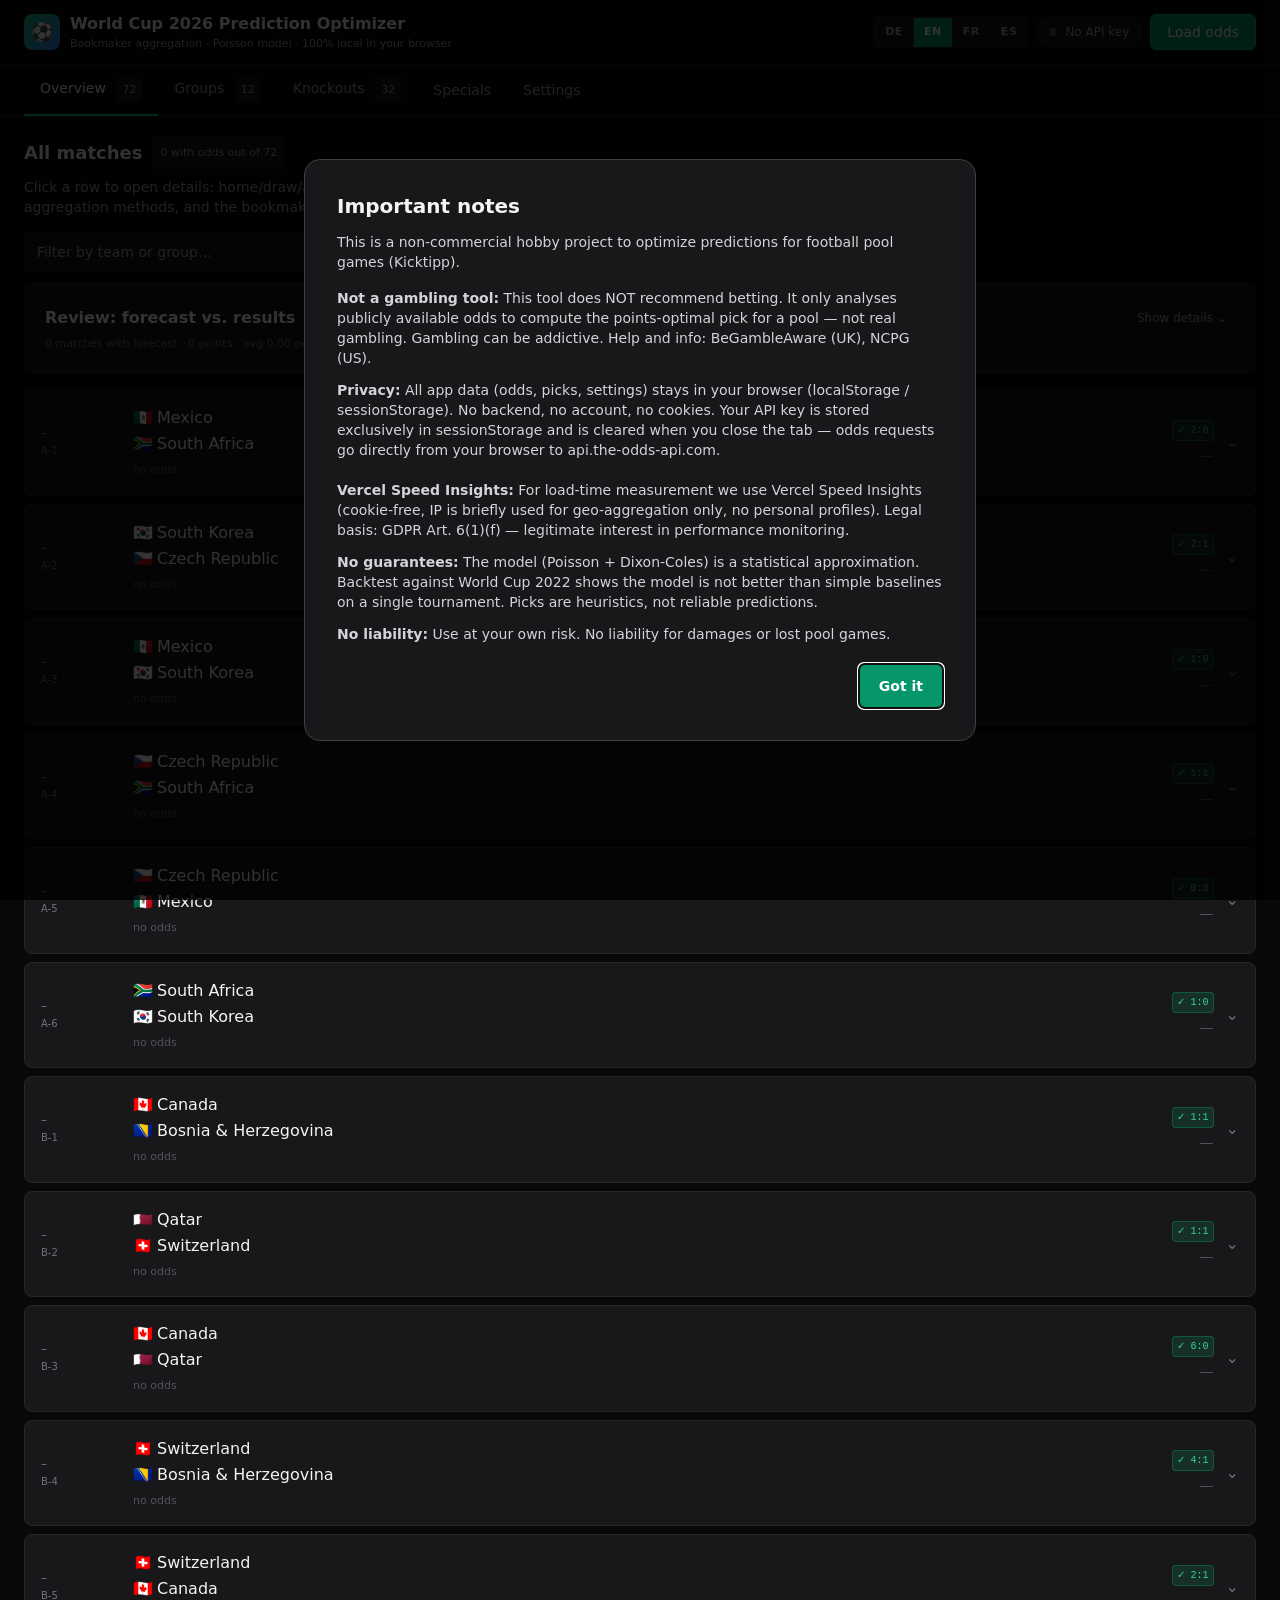
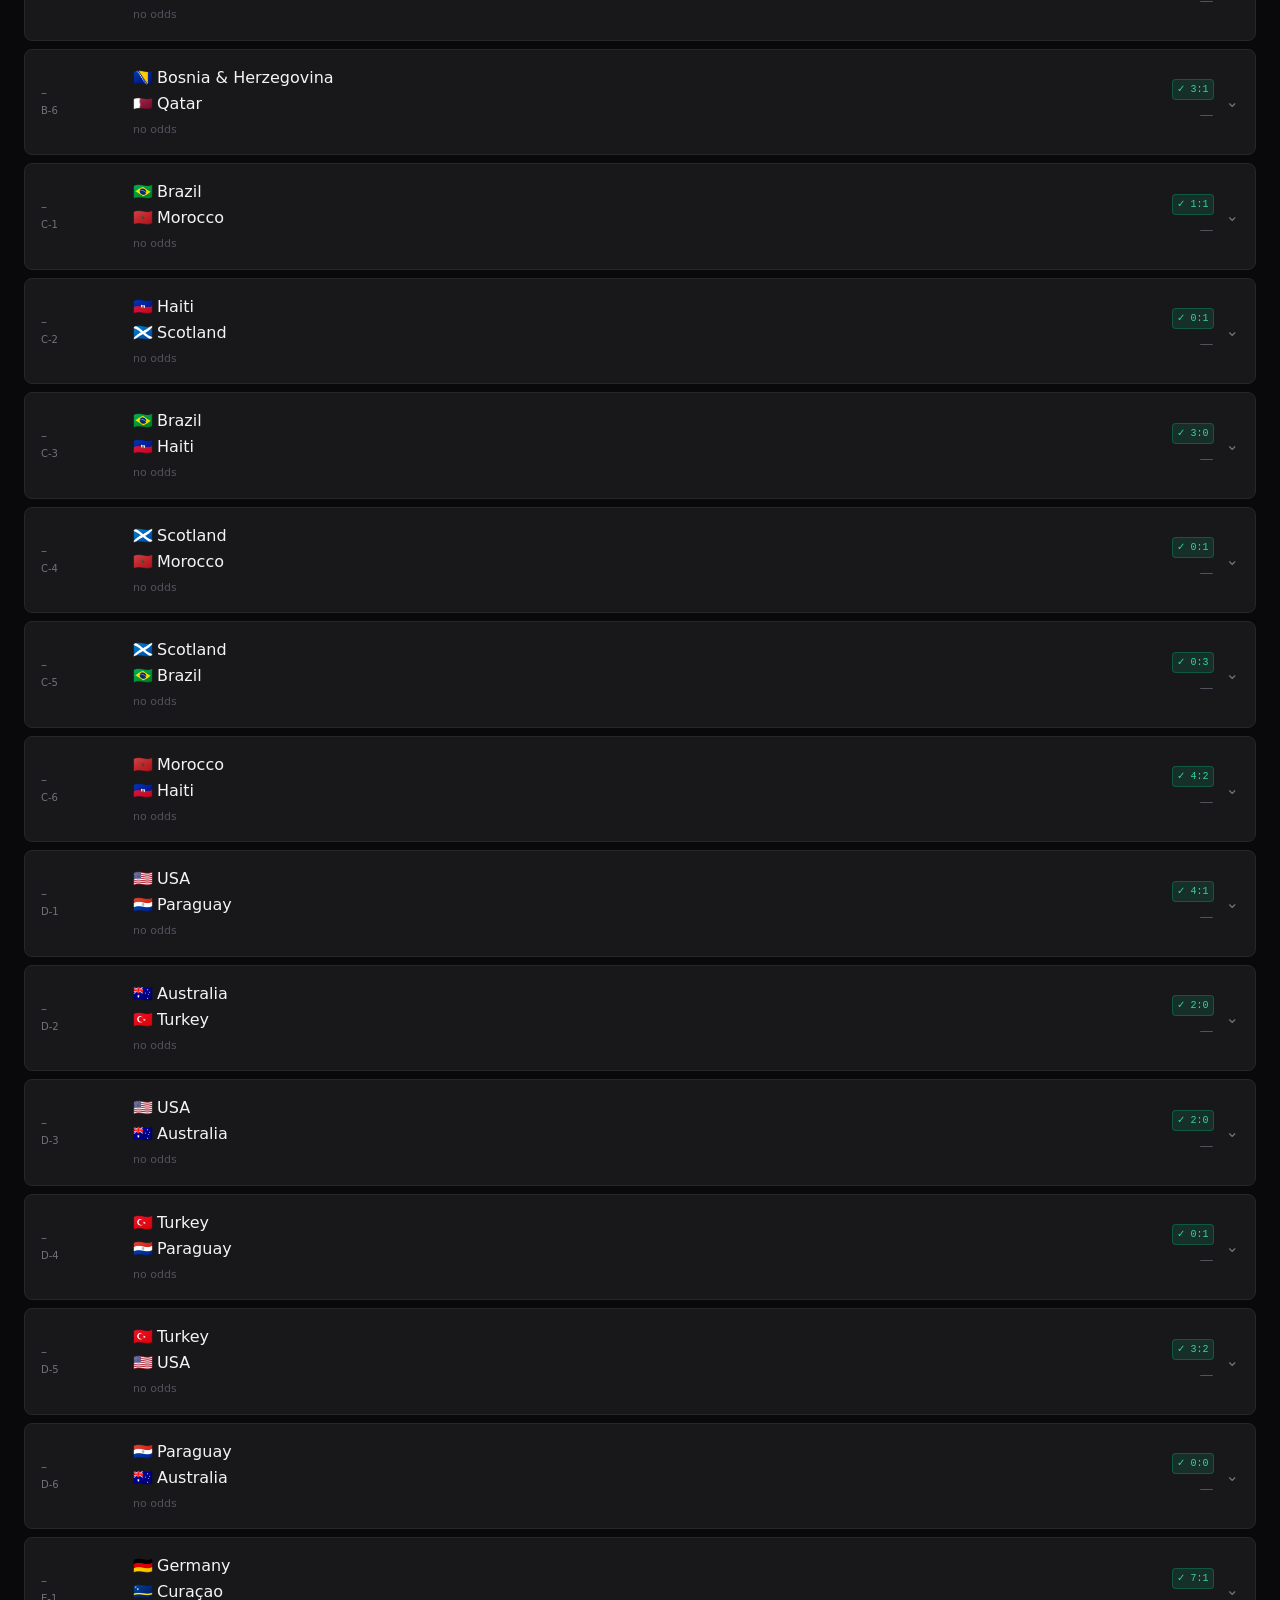
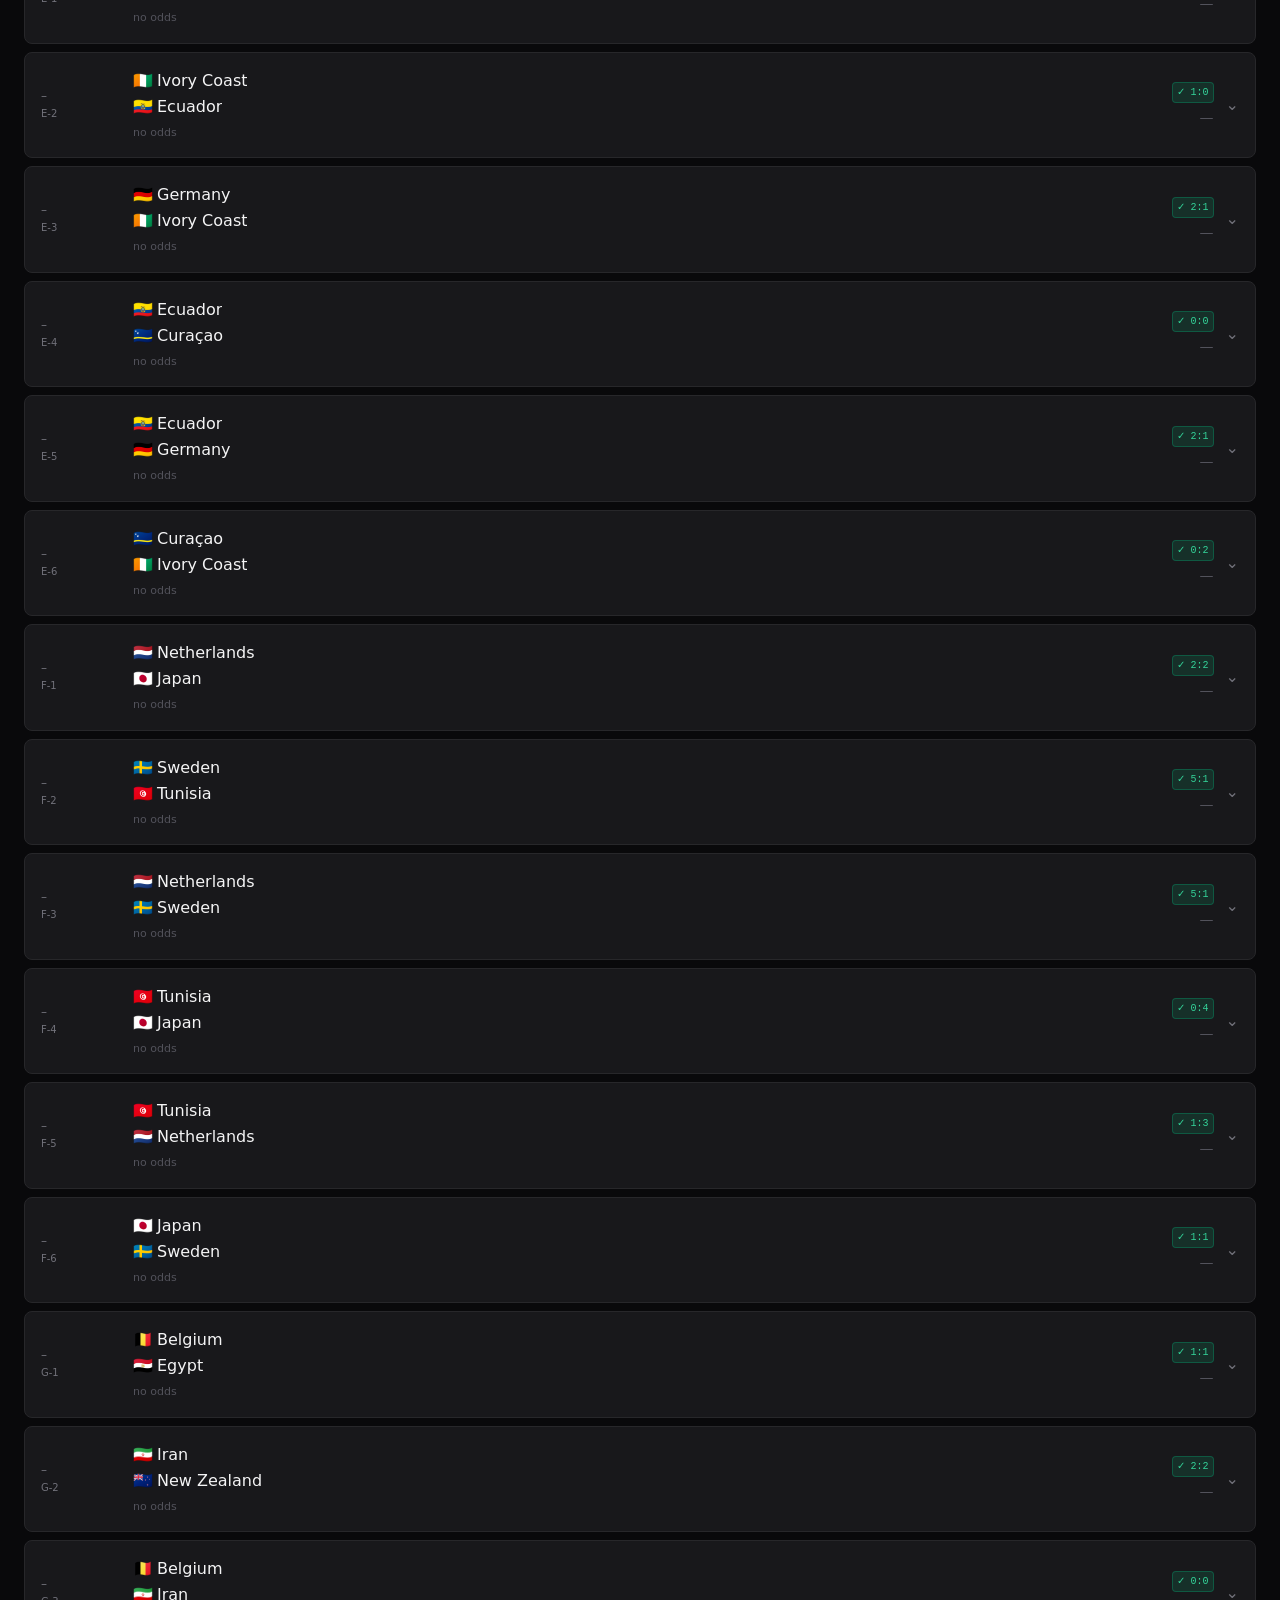
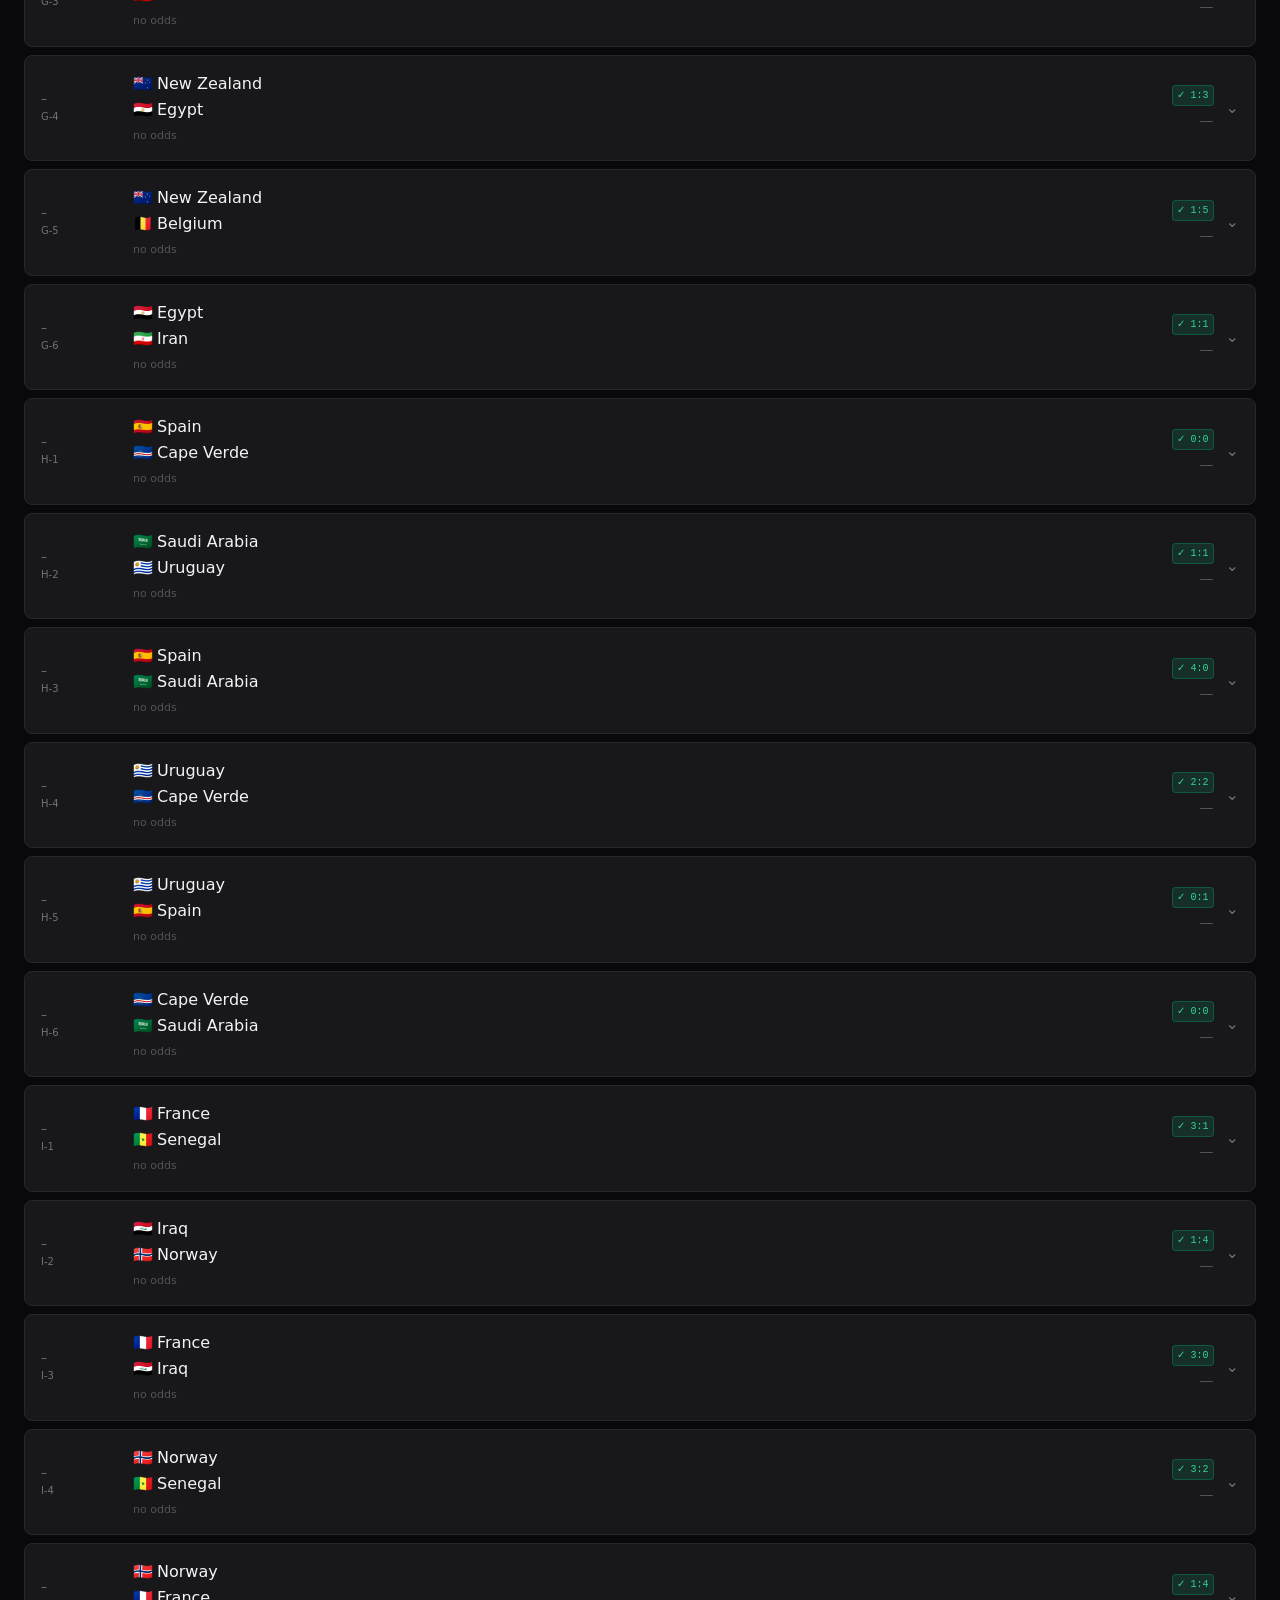
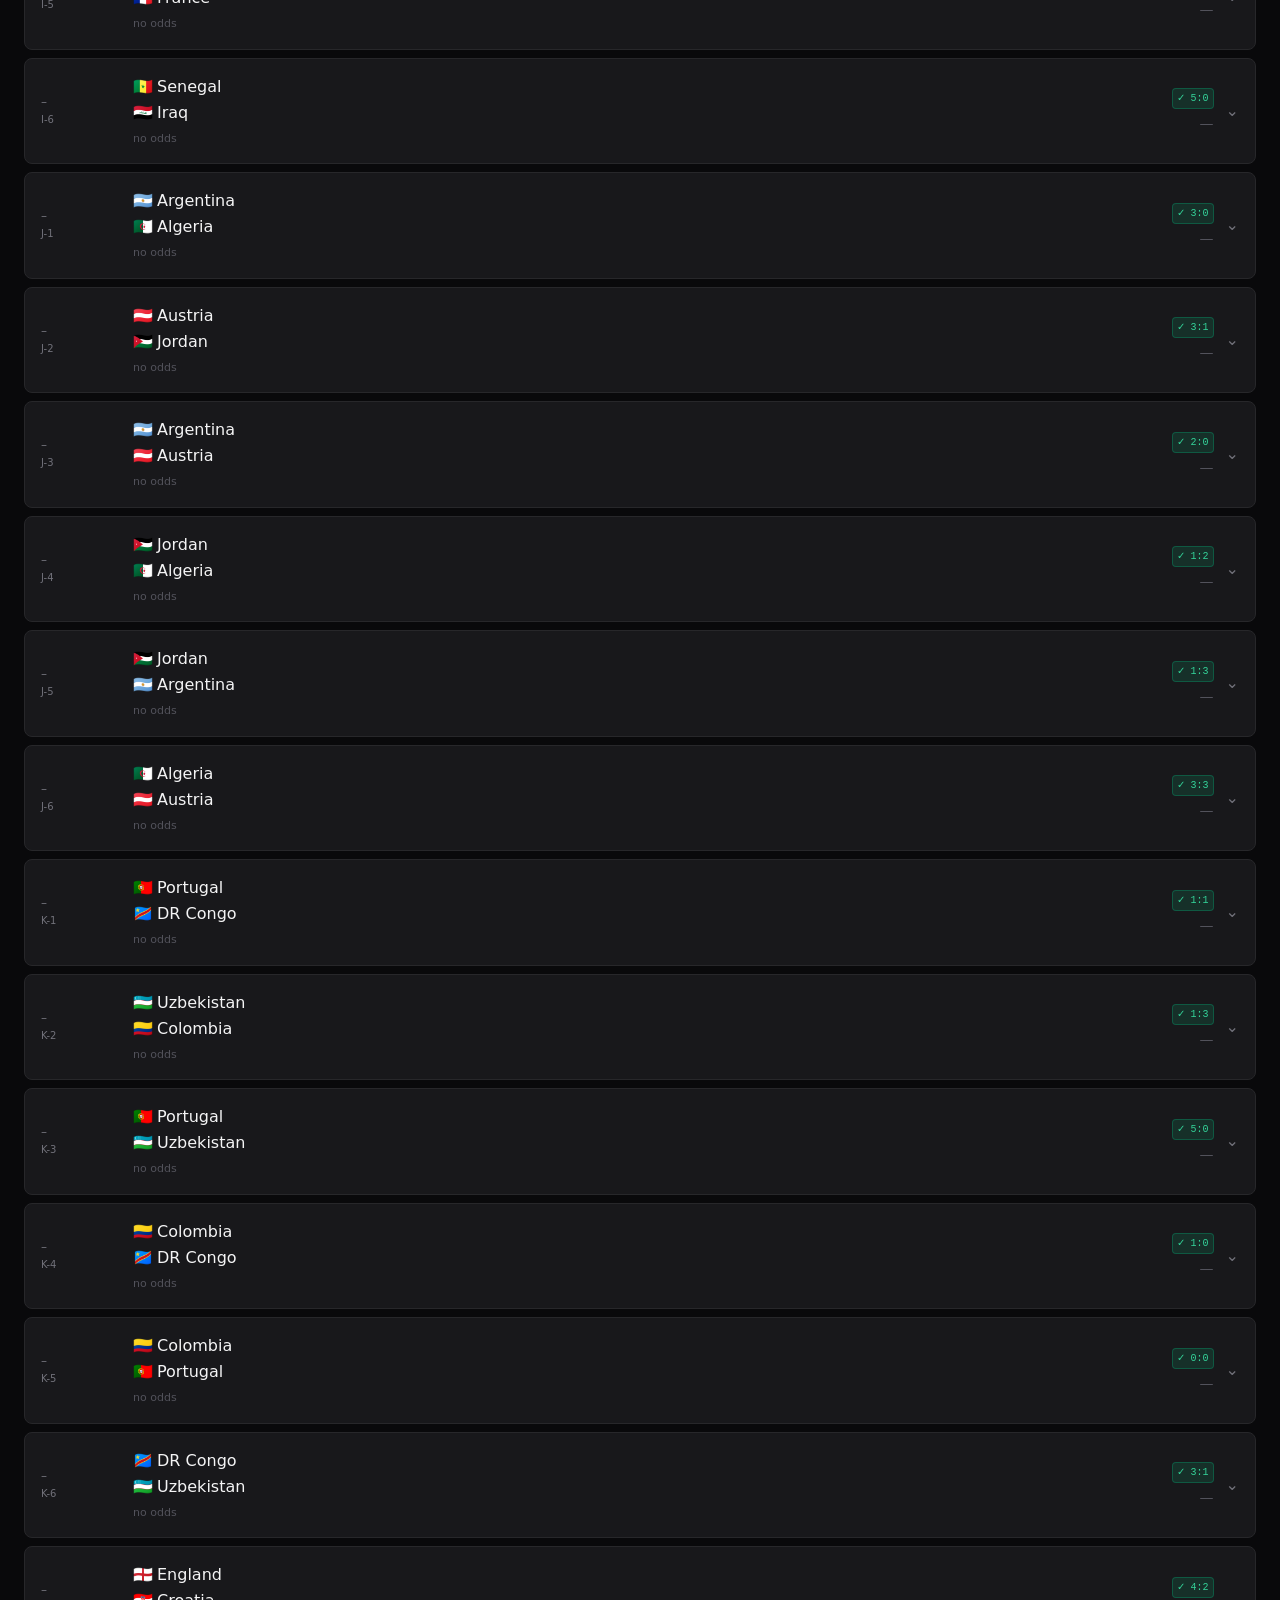
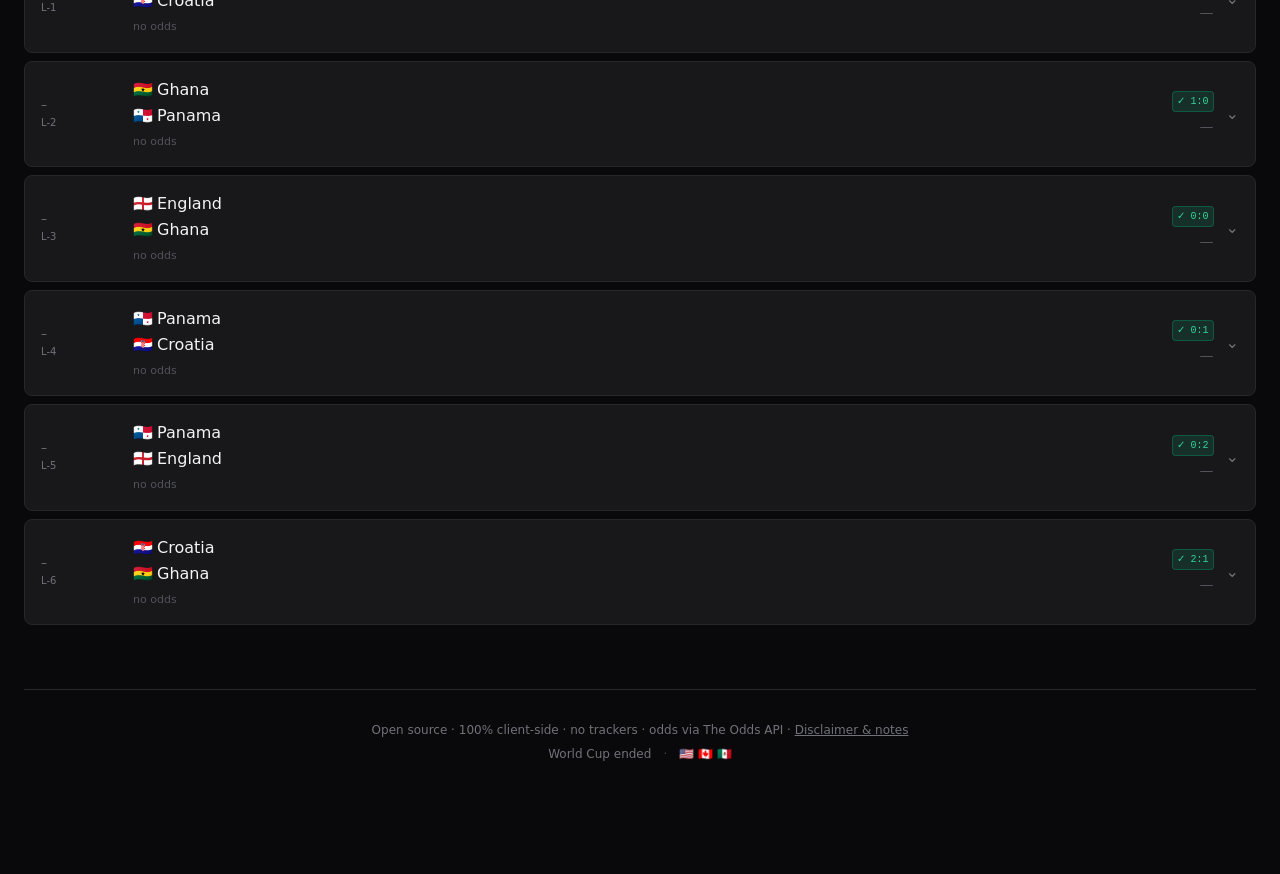
<file: index.html>
<!DOCTYPE html>
<html lang="en" class="bg-zinc-950 text-zinc-100">
<head>
<meta charset="UTF-8">
<meta name="viewport" content="width=device-width, initial-scale=1.0">
<meta name="theme-color" content="#0d1117">
<title>World Cup 2026 Prediction Optimizer – Choose Language</title>
<meta name="description" content="World Cup 2026 prediction optimizer. Aggregate odds from 40+ bookmakers, find optimal picks via Poisson model. Available in German, English, French and Spanish.">
<meta name="robots" content="index,follow">

<link rel="canonical" href="https://wm26-odds.com/">
<link rel="alternate" hreflang="de" href="https://wm26-odds.com/de/">
<link rel="alternate" hreflang="en" href="https://wm26-odds.com/en/">
<link rel="alternate" hreflang="fr" href="https://wm26-odds.com/fr/">
<link rel="alternate" hreflang="es" href="https://wm26-odds.com/es/">
<link rel="alternate" hreflang="x-default" href="https://wm26-odds.com/en/">

<meta property="og:type" content="website">
<meta property="og:title" content="World Cup 2026 Prediction Optimizer">
<meta property="og:description" content="Aggregate odds from 40+ bookmakers. Available in DE, EN, FR, ES. 100% client-side.">
<meta property="og:url" content="https://wm26-odds.com/">
<meta property="og:image" content="https://wm26-odds.com/og-image.svg">

<link rel="manifest" href="/manifest.webmanifest">
<link rel="apple-touch-icon" href="/icon-192.svg">
<link rel="icon" type="image/svg+xml" href="/favicon.svg">

<link rel="stylesheet" href="/assets/tailwind.css?v=v2026.07.04.1243" fetchpriority="high">

<script defer src="https://cdn.vercel-insights.com/v1/script.js"></script>

<script>
// Sofortiger Browser-Sprach-Redirect für unterstützte Sprachen.
// Falls Nutzer eine spezifische /de/ /en/ /fr/ /es/ URL bereits aufruft, kommt diese Datei nicht zum Einsatz.
(function() {
  try {
    const supported = ['de', 'en', 'fr', 'es'];
    // Check ?lang= override first
    const params = new URLSearchParams(location.search);
    let pick = params.get('lang');
    if (!pick) {
      // localStorage Präferenz
      try { pick = localStorage.getItem('wm2026-lang'); } catch (e) {}
    }
    if (!pick) {
      // Browser-Sprache
      const navLang = (navigator.languages?.[0] || navigator.language || 'en').toLowerCase().slice(0, 2);
      pick = navLang;
    }
    if (!supported.includes(pick)) pick = 'en';
    // Nur redirecten wenn JS verfügbar und kein "no-redirect"-Flag
    if (!params.has('noredirect')) {
      location.replace('/' + pick + '/');
    }
  } catch (e) { /* fallback: zeige Auswahl */ }
})();
</script>
</head>
<body class="bg-zinc-950 text-zinc-100 font-sans antialiased min-h-screen flex items-center justify-center p-4">

<noscript>
  <style>.requires-js{display:none}</style>
</noscript>

<main class="bg-zinc-900 border border-zinc-800 rounded-2xl p-8 sm:p-10 max-w-md w-full text-center">
  <div class="w-16 h-16 bg-gradient-to-br from-emerald-500 to-blue-500 rounded-2xl flex items-center justify-center text-4xl mx-auto mb-5">⚽</div>
  <h1 class="text-xl sm:text-2xl font-semibold mb-2">World Cup 2026 Prediction Optimizer</h1>
  <p class="text-zinc-400 text-sm mb-7">Choose your language · Sprache wählen · Choisir la langue · Elegir idioma</p>

  <div class="grid grid-cols-2 gap-2.5">
    <a href="/de/" hreflang="de" class="flex items-center gap-3 px-4 py-3.5 bg-zinc-950 hover:bg-zinc-800 border border-zinc-800 hover:border-emerald-600 rounded-lg text-zinc-100 transition-colors no-underline">
      <span class="text-xl">🇩🇪</span>
      <div class="text-left">
        <div class="font-medium text-sm">Deutsch</div>
        <div class="text-xs text-zinc-500">DE</div>
      </div>
    </a>
    <a href="/en/" hreflang="en" class="flex items-center gap-3 px-4 py-3.5 bg-zinc-950 hover:bg-zinc-800 border border-zinc-800 hover:border-emerald-600 rounded-lg text-zinc-100 transition-colors no-underline">
      <span class="text-xl">🇬🇧</span>
      <div class="text-left">
        <div class="font-medium text-sm">English</div>
        <div class="text-xs text-zinc-500">EN</div>
      </div>
    </a>
    <a href="/fr/" hreflang="fr" class="flex items-center gap-3 px-4 py-3.5 bg-zinc-950 hover:bg-zinc-800 border border-zinc-800 hover:border-emerald-600 rounded-lg text-zinc-100 transition-colors no-underline">
      <span class="text-xl">🇫🇷</span>
      <div class="text-left">
        <div class="font-medium text-sm">Français</div>
        <div class="text-xs text-zinc-500">FR</div>
      </div>
    </a>
    <a href="/es/" hreflang="es" class="flex items-center gap-3 px-4 py-3.5 bg-zinc-950 hover:bg-zinc-800 border border-zinc-800 hover:border-emerald-600 rounded-lg text-zinc-100 transition-colors no-underline">
      <span class="text-xl">🇪🇸</span>
      <div class="text-left">
        <div class="font-medium text-sm">Español</div>
        <div class="text-xs text-zinc-500">ES</div>
      </div>
    </a>
  </div>

  <p class="text-zinc-600 text-xs mt-7">100% client-side · no signup · no tracking</p>
</main>

</body>
</html>
</file>
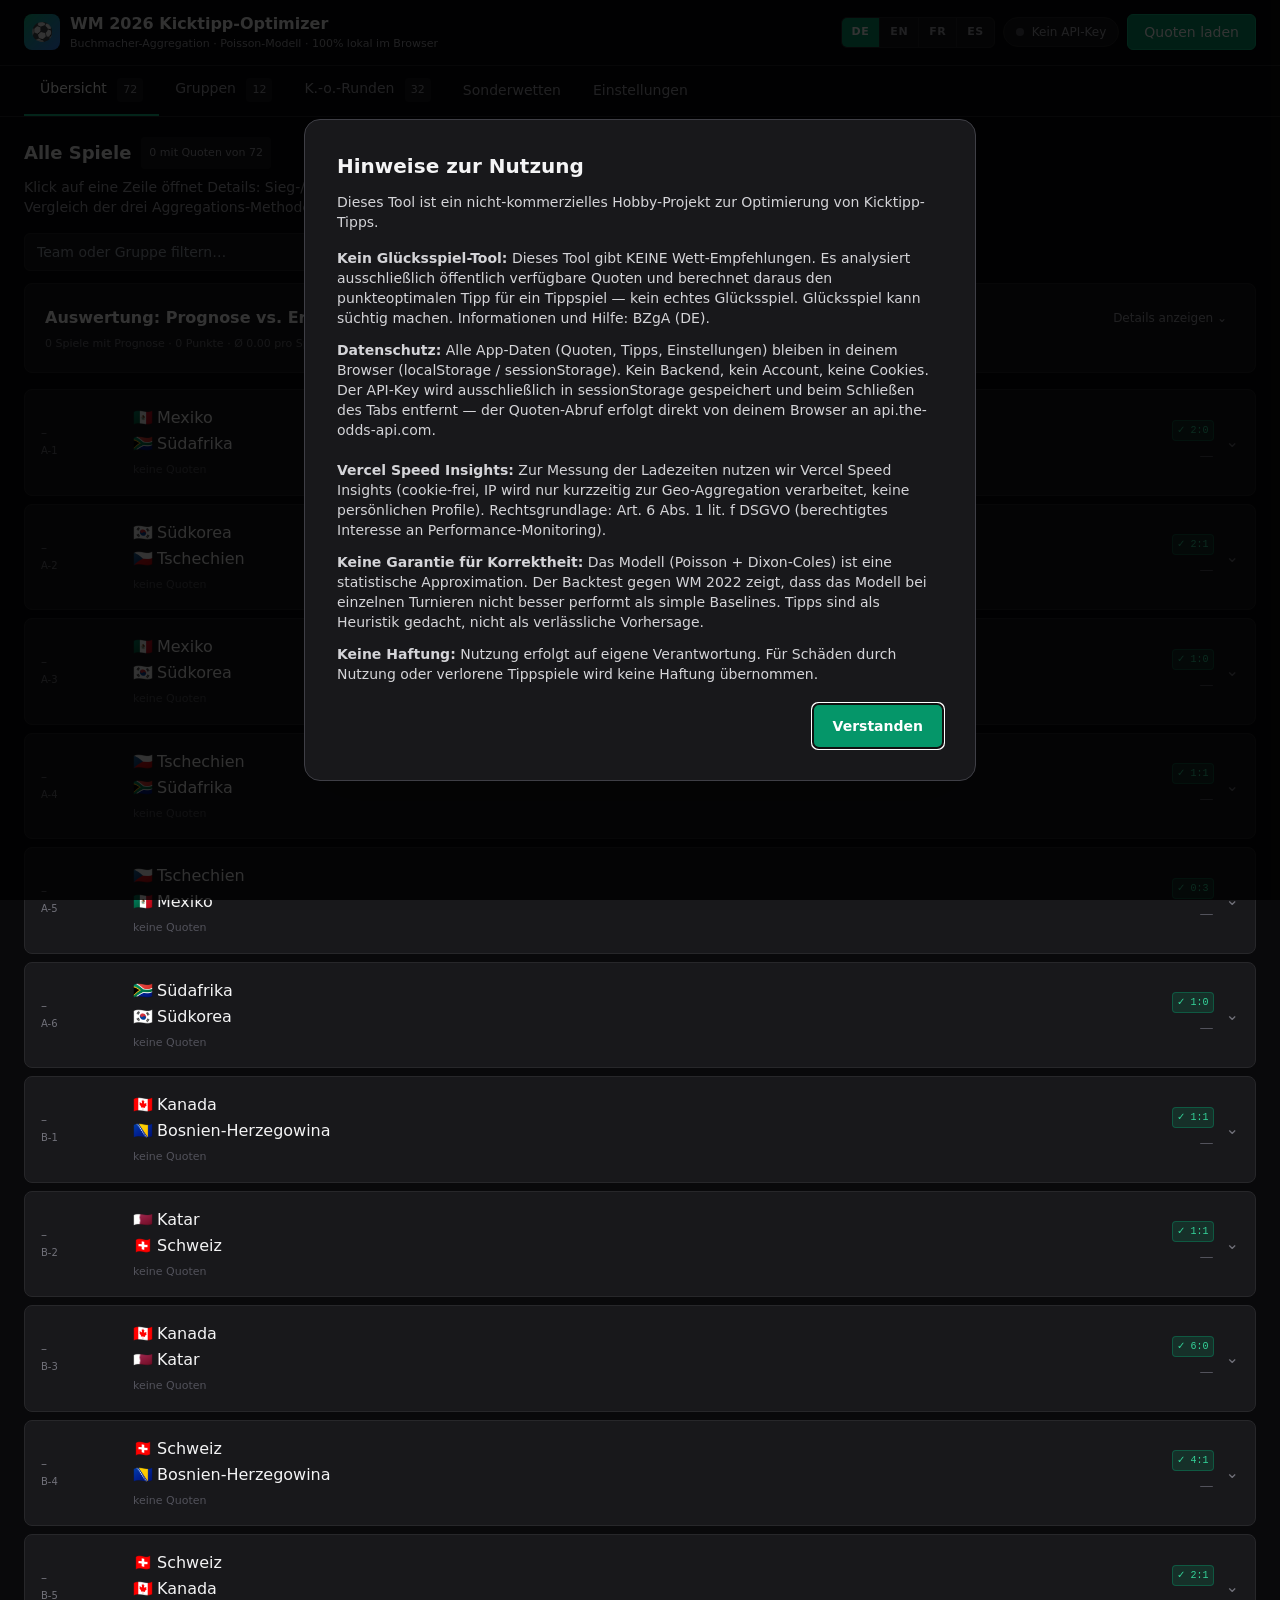
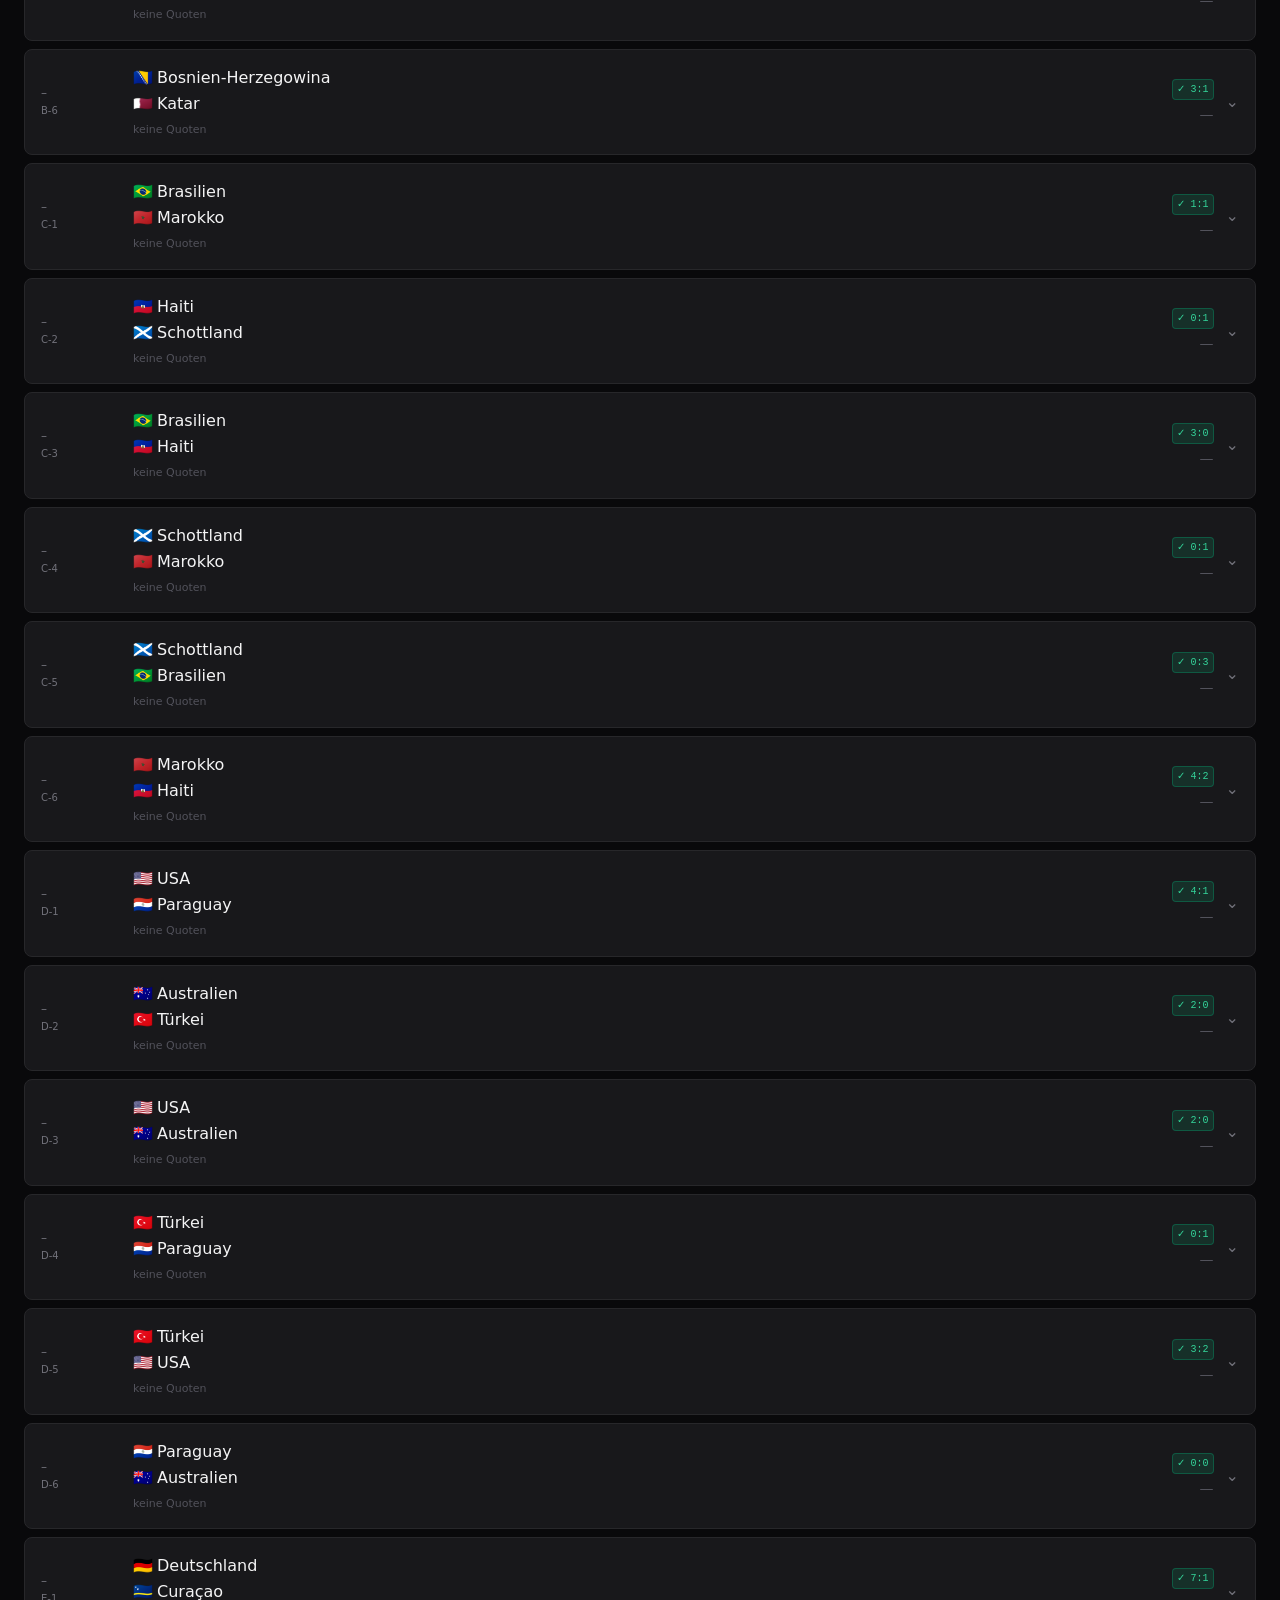
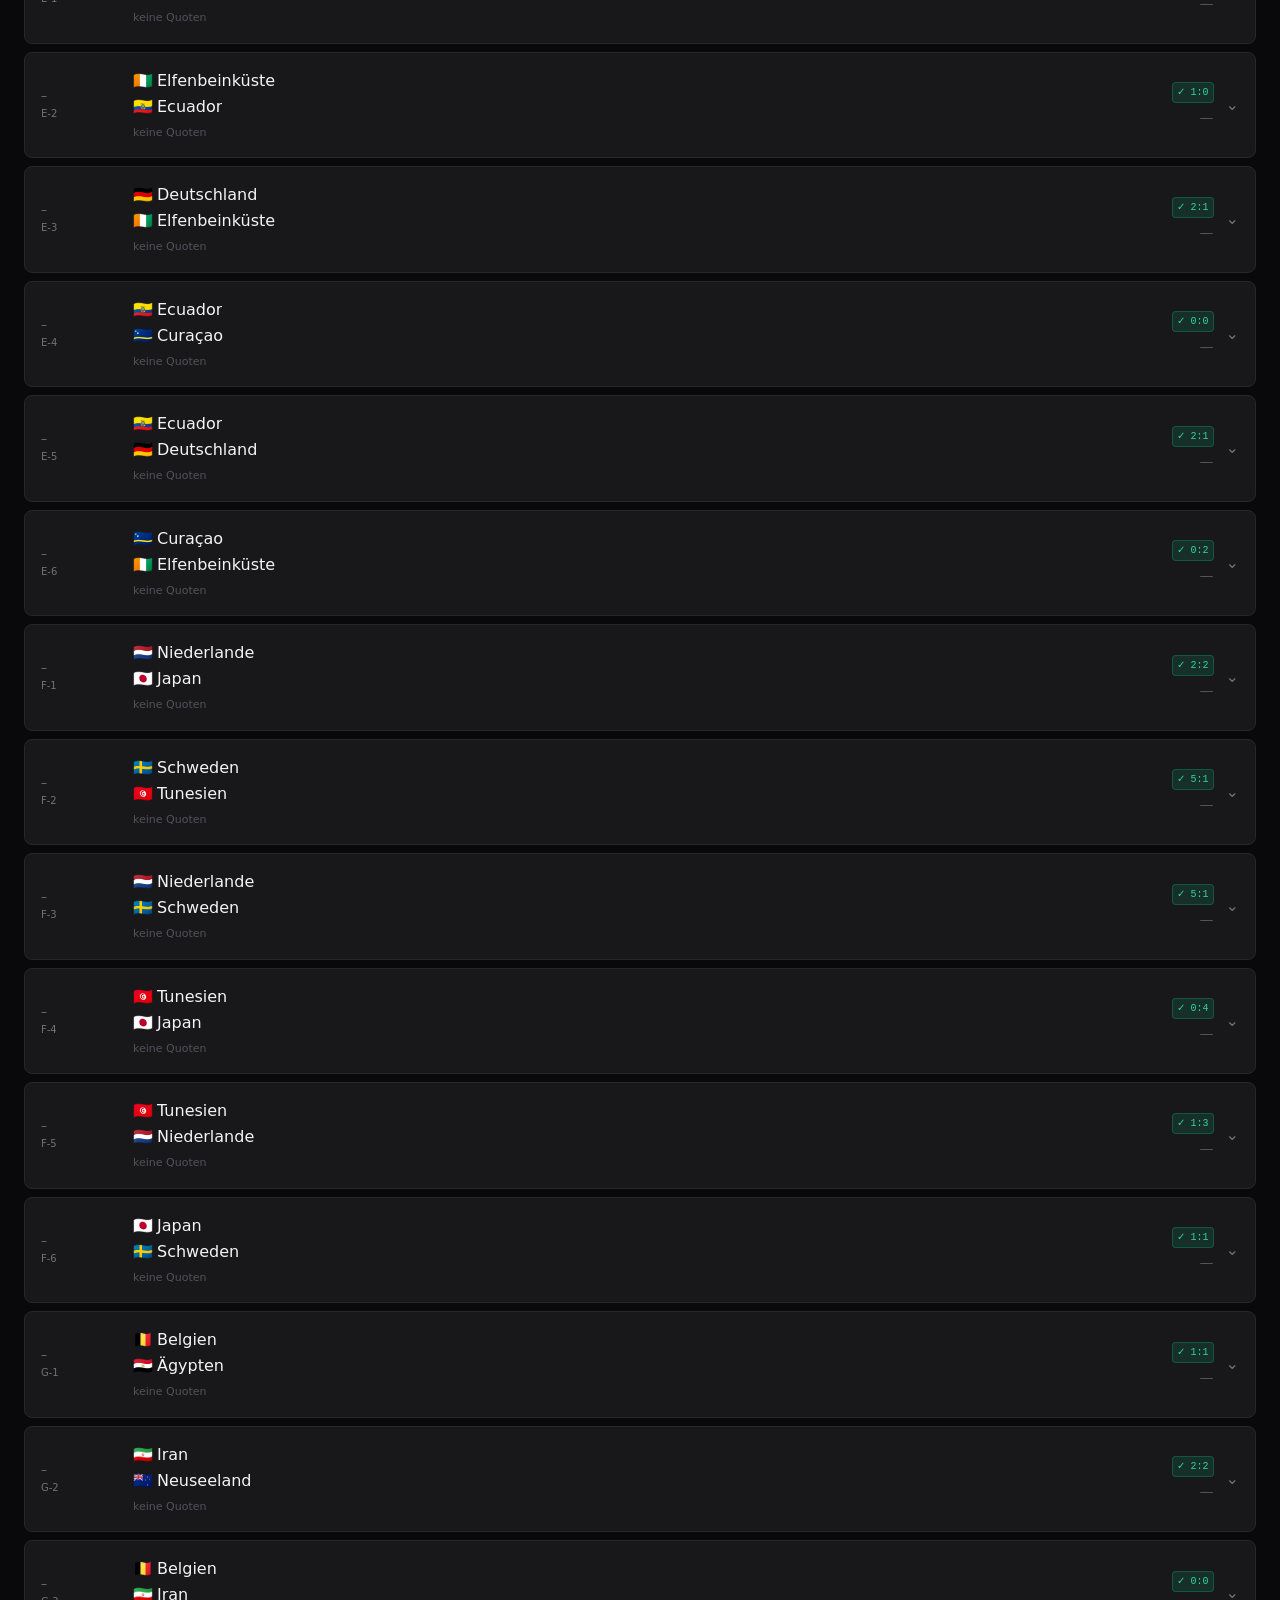
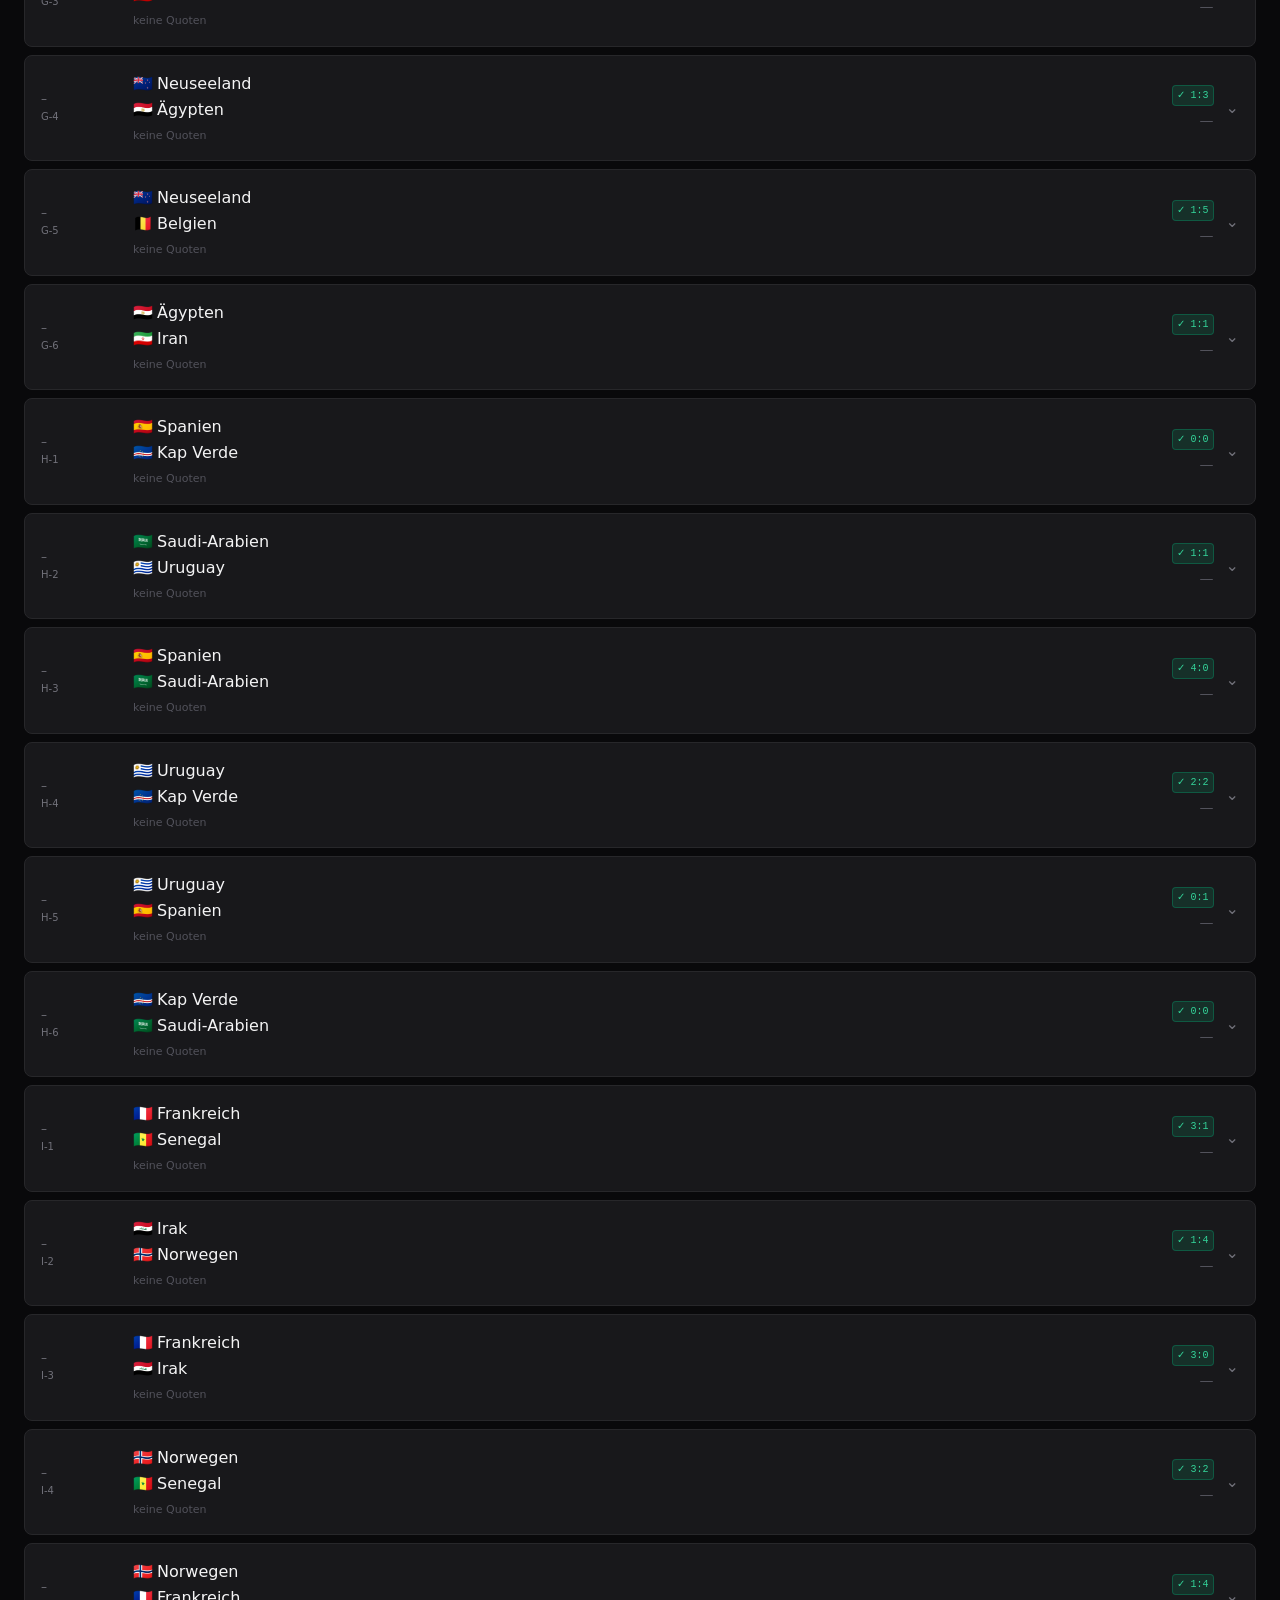
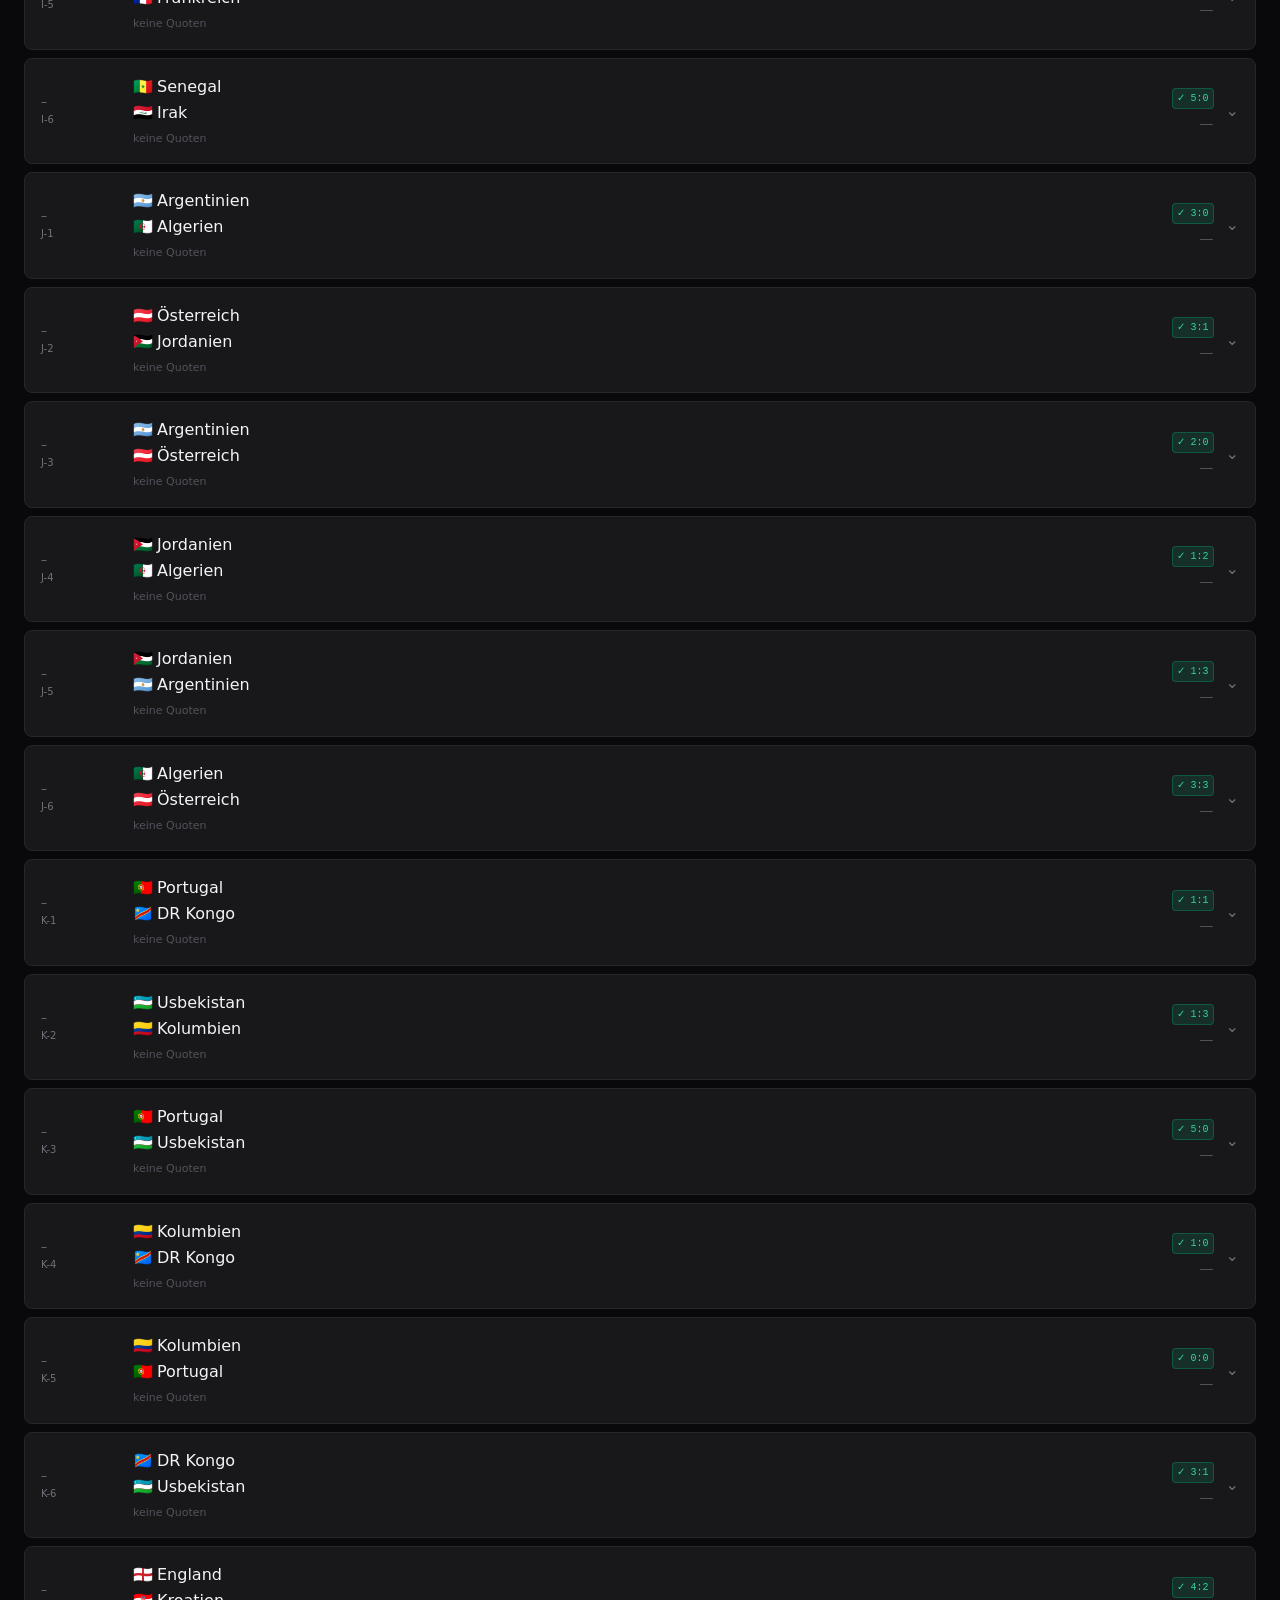
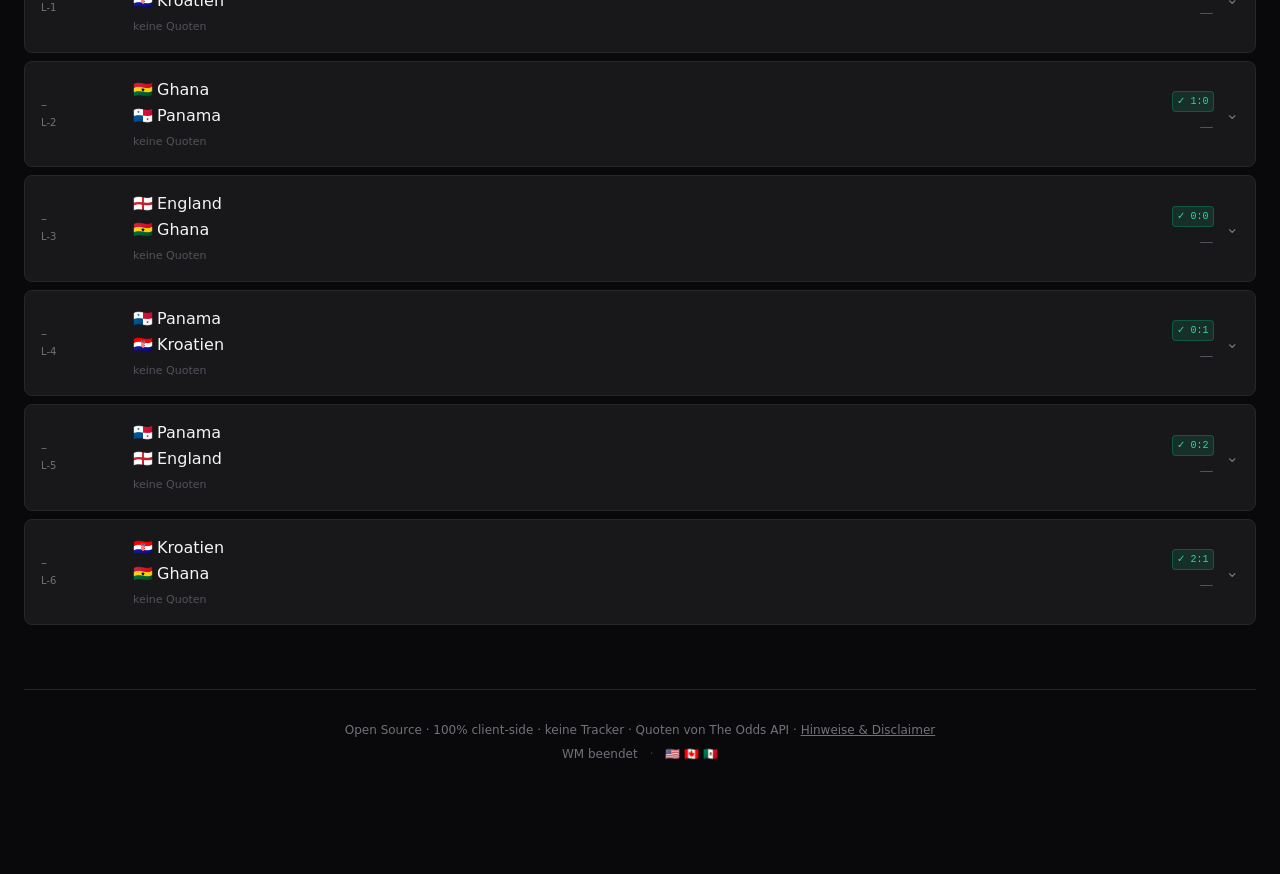
<file: de/index.html>
<!DOCTYPE html>
<html lang="de" class="bg-zinc-950 text-zinc-100">
<head>
<meta charset="UTF-8">
<meta name="viewport" content="width=device-width, initial-scale=1.0, viewport-fit=cover">
<meta name="theme-color" content="#0d1117">
<title>WM 2026 Kicktipp-Optimizer – Quoten-Aggregator & Tipp-Berechner</title>
<meta name="description" content="WM 2026 Kicktipp-Optimizer: Quoten von 40+ Buchmachern aggregieren, optimalen Tipp via Poisson-Modell berechnen. Kostenlos, lokal im Browser, keine Anmeldung.">
<meta name="keywords" content="WM 2026, Kicktipp, Optimizer, Tippspiel, Buchmacher Quoten, Poisson Modell, Fußball Prognose, Weltmeisterschaft 2026">
<meta name="robots" content="index,follow,max-image-preview:large">
<meta name="author" content="WM 2026 Kicktipp-Optimizer">

<link rel="canonical" href="https://wm26-odds.com/de/">
<link rel="alternate" hreflang="de" href="https://wm26-odds.com/de/">
<link rel="alternate" hreflang="en" href="https://wm26-odds.com/en/">
<link rel="alternate" hreflang="fr" href="https://wm26-odds.com/fr/">
<link rel="alternate" hreflang="es" href="https://wm26-odds.com/es/">
<link rel="alternate" hreflang="x-default" href="https://wm26-odds.com/en/">

<meta property="og:type" content="website">
<meta property="og:locale" content="de_DE">
<meta property="og:locale:alternate" content="en_US">
<meta property="og:locale:alternate" content="fr_FR">
<meta property="og:locale:alternate" content="es_ES">
<meta property="og:title" content="WM 2026 Kicktipp-Optimizer – Quoten-Aggregator">
<meta property="og:description" content="Quoten von 40+ Buchmachern aggregieren und optimalen Tipp via Poisson-Modell berechnen. Kostenlos, lokal, ohne Anmeldung.">
<meta property="og:url" content="https://wm26-odds.com/de/">
<meta property="og:image" content="https://wm26-odds.com/og-image.svg">

<meta name="twitter:card" content="summary_large_image">
<meta name="twitter:title" content="WM 2026 Kicktipp-Optimizer">
<meta name="twitter:description" content="Optimaler Kicktipp-Tipp aus aggregierten Buchmacher-Quoten. 100% lokal im Browser.">
<meta name="twitter:image" content="https://wm26-odds.com/og-image.svg">

<script type="application/ld+json">
{
  "@context": "https://schema.org",
  "@type": "WebApplication",
  "name": "WM 2026 Kicktipp-Optimizer",
  "url": "https://wm26-odds.com/de/",
  "description": "Optimaler Kicktipp-Tipp für die FIFA WM 2026 aus aggregierten Buchmacher-Quoten via Poisson-Modell.",
  "applicationCategory": "SportsApplication",
  "operatingSystem": "Any (Web Browser)",
  "inLanguage": "de",
  "offers": { "@type": "Offer", "price": "0", "priceCurrency": "EUR" },
  "isAccessibleForFree": true
}
</script>

<link rel="manifest" href="/manifest.webmanifest">
<link rel="apple-touch-icon" href="/icon-192.svg">
<meta name="apple-mobile-web-app-capable" content="yes">
<meta name="apple-mobile-web-app-status-bar-style" content="black-translucent">
<link rel="icon" type="image/svg+xml" href="/favicon.svg">
<link rel="preconnect" href="https://api.the-odds-api.com" crossorigin>
<link rel="dns-prefetch" href="https://api.the-odds-api.com">
<link rel="stylesheet" href="/assets/styles.css?v=v2026.07.04.1243">

<link rel="stylesheet" href="/assets/tailwind.css?v=v2026.07.04.1243" fetchpriority="high">
<script defer src="https://cdn.vercel-insights.com/v1/script.js"></script>
<script>window.APP_LANG = 'de';</script>
</head>
<body class="bg-zinc-950 text-zinc-100 font-sans antialiased min-h-screen">

<header class="sticky top-0 z-50 bg-zinc-950/85 backdrop-blur-md border-b border-zinc-800">
  <div class="max-w-7xl mx-auto px-4 sm:px-6 py-3 flex items-center justify-between gap-3 flex-wrap">
    <a href="/de/" class="flex items-center gap-2.5 no-underline text-inherit">
      <div class="w-9 h-9 bg-gradient-to-br from-emerald-500 to-blue-500 rounded-lg flex items-center justify-center text-lg font-bold text-white">⚽</div>
      <div>
        <h1 class="text-sm sm:text-base font-semibold leading-tight">WM 2026 Kicktipp-Optimizer</h1>
        <div class="text-[11px] text-zinc-400 hidden sm:block" data-i18n="brandSub"></div>
      </div>
    </a>
    <div class="flex items-center gap-2 flex-wrap">
      <nav class="flex bg-zinc-900 border border-zinc-800 rounded-md overflow-hidden text-[11px] font-semibold uppercase tracking-wider" aria-label="Sprache wählen">
        <a href="/de/" class="px-2.5 py-1.5 bg-emerald-600 text-white" hreflang="de">DE</a>
        <a href="/en/" class="px-2.5 py-1.5 text-zinc-400 hover:text-white hover:bg-zinc-800 border-l border-zinc-800" hreflang="en">EN</a>
        <a href="/fr/" class="px-2.5 py-1.5 text-zinc-400 hover:text-white hover:bg-zinc-800 border-l border-zinc-800" hreflang="fr">FR</a>
        <a href="/es/" class="px-2.5 py-1.5 text-zinc-400 hover:text-white hover:bg-zinc-800 border-l border-zinc-800" hreflang="es">ES</a>
      </nav>
      <div id="apiStatus" class="inline-flex items-center gap-2 text-xs text-zinc-400 px-3 py-1.5 bg-zinc-900 border border-zinc-800 rounded-full">
        <span class="dot w-2 h-2 rounded-full bg-zinc-600"></span><span id="apiStatusText" data-i18n="apiStatusEmpty"></span>
      </div>
      <button id="fetchBtn" onclick="fetchAllOdds()" class="bg-emerald-600 hover:bg-emerald-500 text-white border border-emerald-500 px-3 sm:px-4 py-1.5 rounded-md text-sm font-medium min-h-[36px]" data-i18n="fetchOdds"></button>
    </div>
  </div>
</header>

<nav class="sticky top-[60px] z-40 bg-zinc-950/85 backdrop-blur-md border-b border-zinc-800 no-print">
  <div class="max-w-7xl mx-auto px-4 sm:px-6 flex">
    <button data-tab="overview" onclick="switchTab('overview')" class="text-white border-b-2 border-emerald-500 px-3 sm:px-4 py-3 text-sm font-medium min-h-[44px]">
      <span data-i18n="tabOverview"></span>
      <span class="ml-1.5 inline-block text-[11px] bg-zinc-900 px-1.5 py-0.5 rounded text-zinc-400" id="cntOverview">72</span>
    </button>
    <button data-tab="groups" onclick="switchTab('groups')" class="text-zinc-400 border-b-2 border-transparent px-3 sm:px-4 py-3 text-sm font-medium min-h-[44px]">
      <span data-i18n="tabGroups"></span>
      <span class="ml-1.5 inline-block text-[11px] bg-zinc-900 px-1.5 py-0.5 rounded text-zinc-400">12</span>
    </button>
    <button data-tab="knockout" onclick="switchTab('knockout')" class="text-zinc-400 border-b-2 border-transparent px-3 sm:px-4 py-3 text-sm font-medium min-h-[44px]">
      <span data-i18n="tabKnockout"></span>
      <span class="ml-1.5 inline-block text-[11px] bg-zinc-900 px-1.5 py-0.5 rounded text-zinc-400">32</span>
    </button>
    <button data-tab="specials" onclick="switchTab('specials')" class="text-zinc-400 border-b-2 border-transparent px-3 sm:px-4 py-3 text-sm font-medium min-h-[44px]">
      <span data-i18n="tabSpecials"></span>
    </button>
    <button data-tab="settings" onclick="switchTab('settings')" class="text-zinc-400 border-b-2 border-transparent px-3 sm:px-4 py-3 text-sm font-medium min-h-[44px]">
      <span data-i18n="tabSettings"></span>
    </button>
  </div>
</nav>

<main class="max-w-7xl mx-auto px-4 sm:px-6 pt-5 pb-20">

  <section data-tab-content="overview">
    <h2 class="text-lg font-semibold mb-2 flex items-center gap-2.5 flex-wrap">
      <span data-i18n="sectionAllMatches"></span>
      <span class="bg-zinc-900 text-zinc-400 text-[11px] font-medium px-2 py-0.5 rounded" id="overviewBadge"></span>
    </h2>
    <p class="text-zinc-400 text-sm mb-4 max-w-3xl" data-i18n="overviewHelp"></p>

    <div class="flex gap-2 items-center flex-wrap mb-3">
      <input type="text" id="filterInput" oninput="renderOverview()"
             class="bg-zinc-900 border border-zinc-800 text-white rounded-md px-3 py-2 text-sm min-w-[200px] flex-1 sm:flex-none sm:w-72 focus:outline-none focus:border-emerald-500"
             data-i18n-placeholder="filterPlaceholder">
      <button onclick="clearExpanded()" class="text-zinc-400 hover:text-white text-xs px-2.5 py-1.5 hover:bg-zinc-900 rounded" data-i18n="collapseAll"></button>
      <button onclick="exportCSV()" class="text-zinc-400 hover:text-white text-xs px-2.5 py-1.5 hover:bg-zinc-900 rounded" data-i18n="exportCsv"></button>
    </div>

    <div id="matchList"></div>
  </section>

  <section data-tab-content="groups" class="hidden">
    <h2 class="text-lg font-semibold mb-2 flex items-center gap-2.5 flex-wrap">
      <span data-i18n="sectionGroupStandings"></span>
      <span class="bg-zinc-900 text-zinc-400 text-[11px] font-medium px-2 py-0.5 rounded" data-i18n="groupBadge"></span>
    </h2>
    <p class="text-zinc-400 text-sm mb-4 max-w-3xl">
      <span data-i18n="groupHelp"></span>
      <span class="text-emerald-400">●</span> <span data-i18n="groupQual1"></span> ·
      <span class="text-blue-400">●</span> <span data-i18n="groupQual2"></span> ·
      <span class="text-amber-400">●</span> <span data-i18n="groupQual3"></span>.
    </p>
    <div id="groupsGrid" class="grid grid-cols-1 lg:grid-cols-2 xl:grid-cols-3 gap-4"></div>
  </section>

  <section data-tab-content="knockout" class="hidden">
    <h2 class="text-lg font-semibold mb-2 flex items-center gap-2.5 flex-wrap">
      <span data-i18n="sectionKnockout"></span>
    </h2>
    <p class="text-zinc-400 text-sm mb-4 max-w-3xl" data-i18n="knockoutHelp"></p>
    <div id="koContainer"></div>
  </section>

  <section data-tab-content="specials" class="hidden">
    <h2 class="text-lg font-semibold mb-2 flex items-center gap-2.5 flex-wrap">
      <span data-i18n="sectionSpecials"></span>
    </h2>
    <p class="text-zinc-400 text-sm mb-4 max-w-3xl" data-i18n="specialsHelp" data-i18n-html="1"></p>
    <div id="specialsContainer"></div>
  </section>

  <section data-tab-content="settings" class="hidden">
    <h2 class="text-lg font-semibold mb-4" data-i18n="sectionSettings"></h2>
    <div class="bg-zinc-900 border border-zinc-800 rounded-lg p-4 sm:p-6 max-w-3xl">

      <h3 class="text-xs uppercase tracking-wider text-zinc-400 font-semibold pb-2 mb-3 border-b border-zinc-800" data-i18n="settingsApiSection"></h3>
      <div class="grid sm:grid-cols-[200px,1fr] gap-3 items-center mb-3">
        <label class="text-sm text-zinc-400" for="apiKey" data-i18n="settingsApiKey"></label>
        <input type="password" id="apiKey" autocomplete="off"
               class="bg-zinc-950 border border-zinc-800 text-white rounded-md px-3 py-2 text-base sm:text-sm focus:outline-none focus:border-emerald-500 w-full max-w-md"
               data-i18n-placeholder="settingsApiKeyPlaceholder">
      </div>
      <div class="grid sm:grid-cols-[200px,1fr] gap-3 items-center mb-3">
        <label class="text-sm text-zinc-400" data-i18n="settingsRegions"></label>
        <div class="flex gap-2 flex-wrap">
          <label class="region-chip cursor-pointer inline-flex items-center gap-1.5 bg-zinc-950 border border-zinc-800 px-3 py-1.5 rounded-full text-xs text-zinc-400"><input type="checkbox" id="regEu" checked>EU</label>
          <label class="region-chip cursor-pointer inline-flex items-center gap-1.5 bg-zinc-950 border border-zinc-800 px-3 py-1.5 rounded-full text-xs text-zinc-400"><input type="checkbox" id="regUk" checked>UK</label>
          <label class="region-chip cursor-pointer inline-flex items-center gap-1.5 bg-zinc-950 border border-zinc-800 px-3 py-1.5 rounded-full text-xs text-zinc-400"><input type="checkbox" id="regUs" checked>US</label>
          <label class="region-chip cursor-pointer inline-flex items-center gap-1.5 bg-zinc-950 border border-zinc-800 px-3 py-1.5 rounded-full text-xs text-zinc-400"><input type="checkbox" id="regAu" checked>AU</label>
        </div>
      </div>
      <div class="grid sm:grid-cols-[200px,1fr] gap-3 items-center mb-4">
        <label class="text-sm text-zinc-400" for="defaultAgg" data-i18n="settingsAgg"></label>
        <select id="defaultAgg" class="bg-zinc-950 border border-zinc-800 text-white rounded-md px-3 py-2 text-base sm:text-sm focus:outline-none focus:border-emerald-500 w-full max-w-md">
          <option value="median" data-i18n="aggMedian"></option>
          <option value="mean" data-i18n="aggMean"></option>
          <option value="pinnacle" data-i18n="aggPinnacle"></option>
        </select>
      </div>
      <div class="bg-blue-500/10 border-l-3 border-blue-500 text-xs text-zinc-300 px-3 py-2.5 rounded-r-md mb-5" style="border-left-width:3px" data-i18n="privacyNote" data-i18n-html="1"></div>

      <h3 class="text-xs uppercase tracking-wider text-zinc-400 font-semibold pb-2 mb-3 border-b border-zinc-800" data-i18n="settingsKicktipp"></h3>
      <div class="grid sm:grid-cols-[200px,1fr] gap-3 items-center mb-2">
        <label class="text-sm text-zinc-400" for="ptsExact" data-i18n="settingsPtsExact"></label>
        <input type="number" id="ptsExact" value="4" step="1" min="0" class="bg-zinc-950 border border-zinc-800 text-white rounded-md px-3 py-2 text-base sm:text-sm focus:outline-none focus:border-emerald-500 w-24">
      </div>
      <div class="grid sm:grid-cols-[200px,1fr] gap-3 items-center mb-2">
        <label class="text-sm text-zinc-400" for="ptsDiff" data-i18n="settingsPtsDiff"></label>
        <input type="number" id="ptsDiff" value="3" step="1" min="0" class="bg-zinc-950 border border-zinc-800 text-white rounded-md px-3 py-2 text-base sm:text-sm focus:outline-none focus:border-emerald-500 w-24">
      </div>
      <div class="grid sm:grid-cols-[200px,1fr] gap-3 items-center mb-5">
        <label class="text-sm text-zinc-400" for="ptsTend" data-i18n="settingsPtsTend"></label>
        <input type="number" id="ptsTend" value="2" step="1" min="0" class="bg-zinc-950 border border-zinc-800 text-white rounded-md px-3 py-2 text-base sm:text-sm focus:outline-none focus:border-emerald-500 w-24">
      </div>

      <h3 class="text-xs uppercase tracking-wider text-zinc-400 font-semibold pb-2 mb-3 border-b border-zinc-800" data-i18n="settingsModel"></h3>
      <div class="grid sm:grid-cols-[200px,1fr] gap-3 items-center mb-5">
        <label class="text-sm text-zinc-400" for="maxGoals" data-i18n="settingsMaxGoals"></label>
        <input type="number" id="maxGoals" value="7" step="1" min="3" max="10" class="bg-zinc-950 border border-zinc-800 text-white rounded-md px-3 py-2 text-base sm:text-sm focus:outline-none focus:border-emerald-500 w-24">
      </div>

      <div class="flex gap-2 flex-wrap pt-4 border-t border-zinc-800">
        <button onclick="saveState()" class="bg-emerald-600 hover:bg-emerald-500 text-white border border-emerald-500 px-4 py-2 rounded-md text-sm font-medium min-h-[40px]" data-i18n="settingsSave"></button>
        <button onclick="loadState()" class="bg-zinc-900 hover:bg-zinc-800 border border-zinc-800 text-zinc-200 px-4 py-2 rounded-md text-sm font-medium min-h-[40px]" data-i18n="settingsLoad"></button>
        <button onclick="clearAll()" class="ml-auto text-red-400 hover:text-red-300 px-4 py-2 rounded-md text-sm font-medium min-h-[40px]" data-i18n="settingsReset"></button>
      </div>
    </div>
  </section>

  <footer class="text-center text-zinc-500 text-xs py-8 mt-16 border-t border-zinc-800">
    <p data-i18n="footerText" data-i18n-html="1"></p>
  </footer>
</main>

<div id="toast" class="fixed bottom-4 right-4 left-4 sm:left-auto z-[200] bg-zinc-900 border border-emerald-500 text-white px-4 py-2.5 rounded-lg shadow-xl text-sm opacity-0 pointer-events-none transition-all"></div>

<link rel="preload" as="script" href="/assets/i18n.min.js?v=v2026.07.04.1243">
<script defer src="/assets/i18n.min.js?v=v2026.07.04.1243"></script>
<script defer src="/assets/app.min.js?v=v2026.07.04.1243"></script>
</body>
</html>
</file>
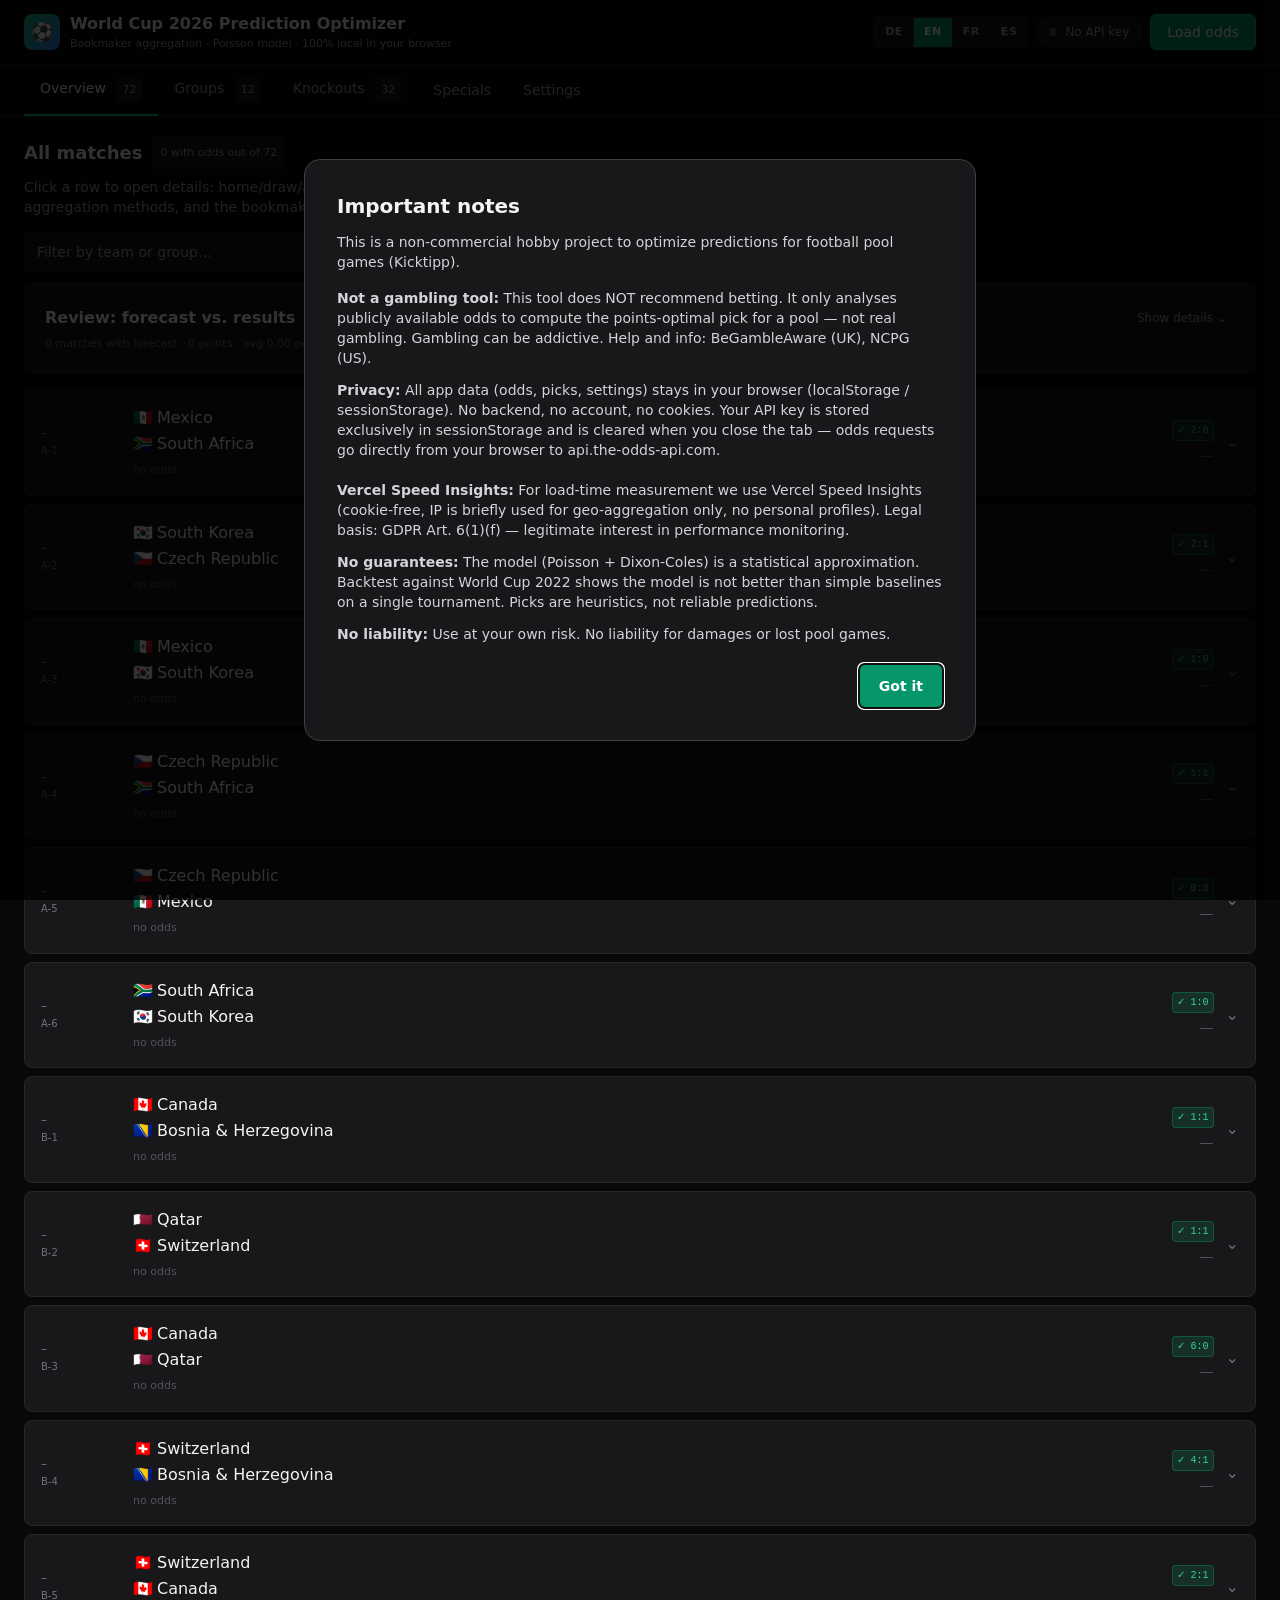
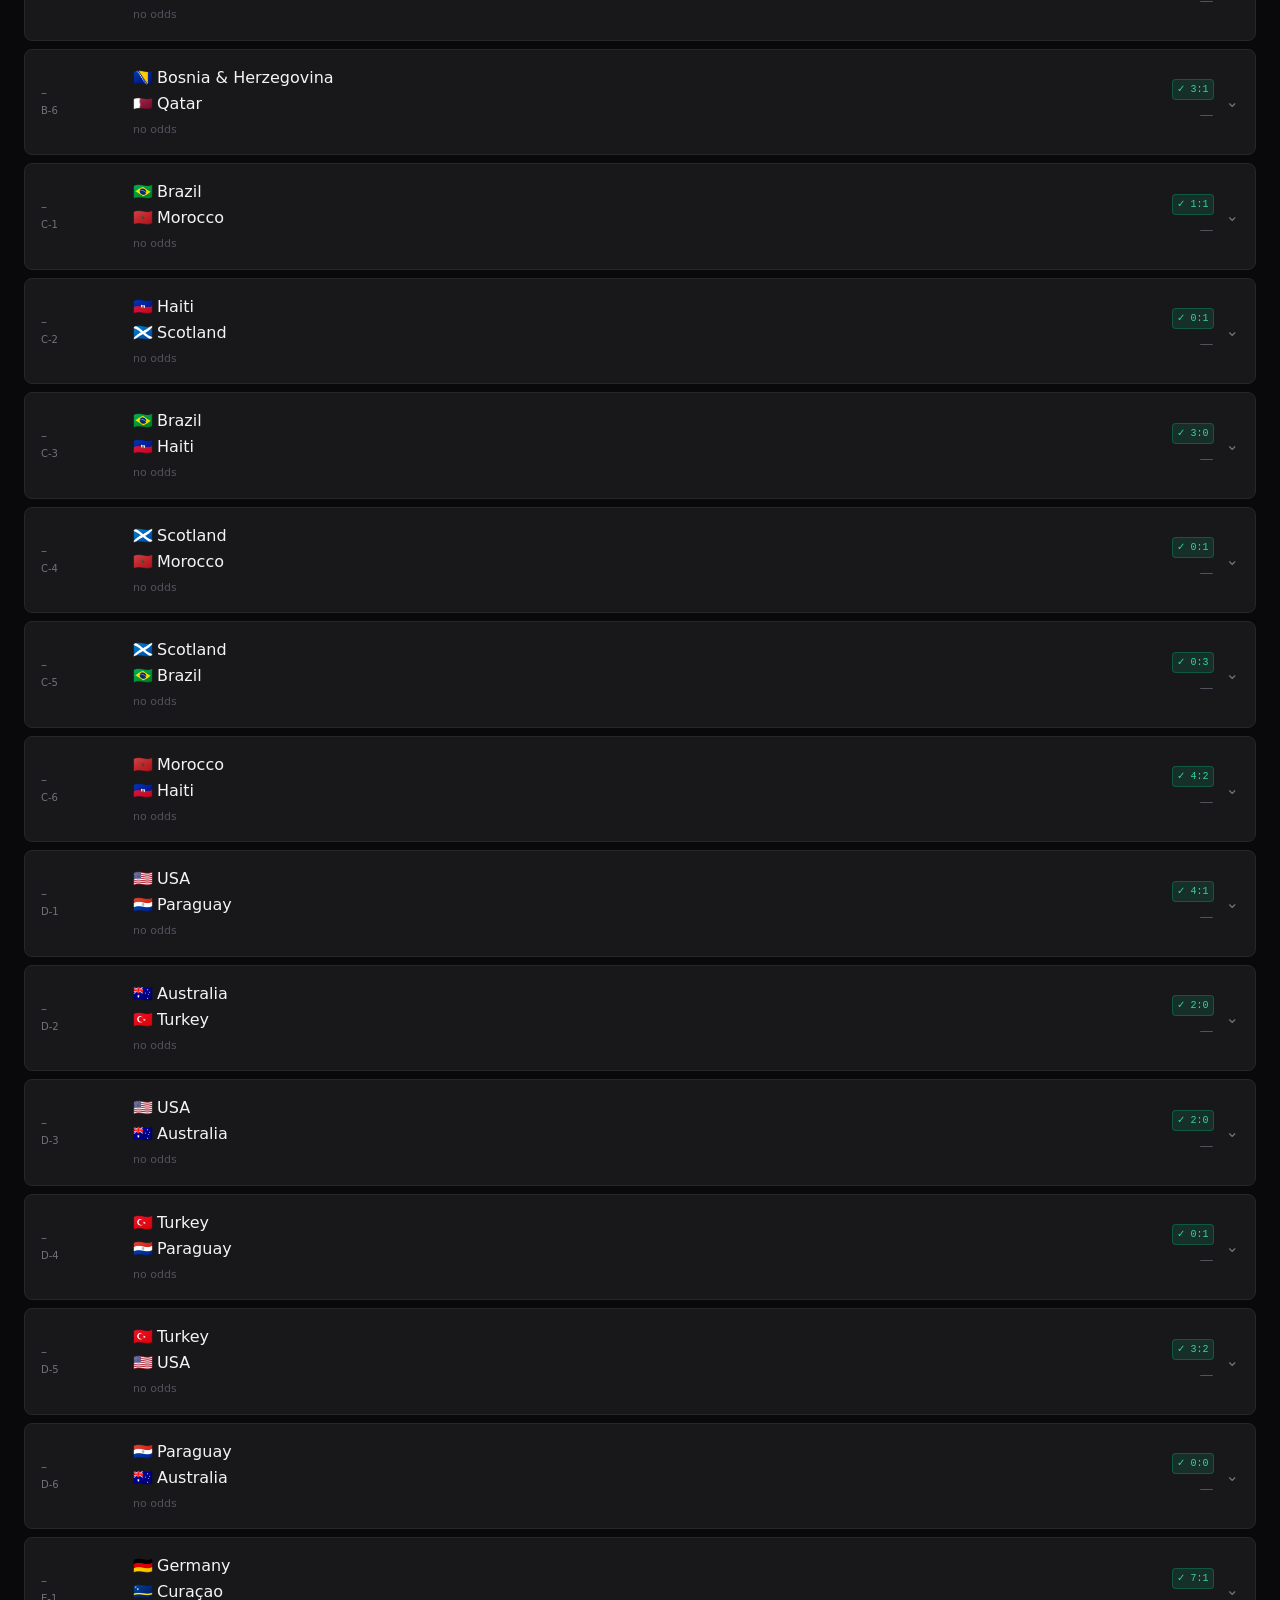
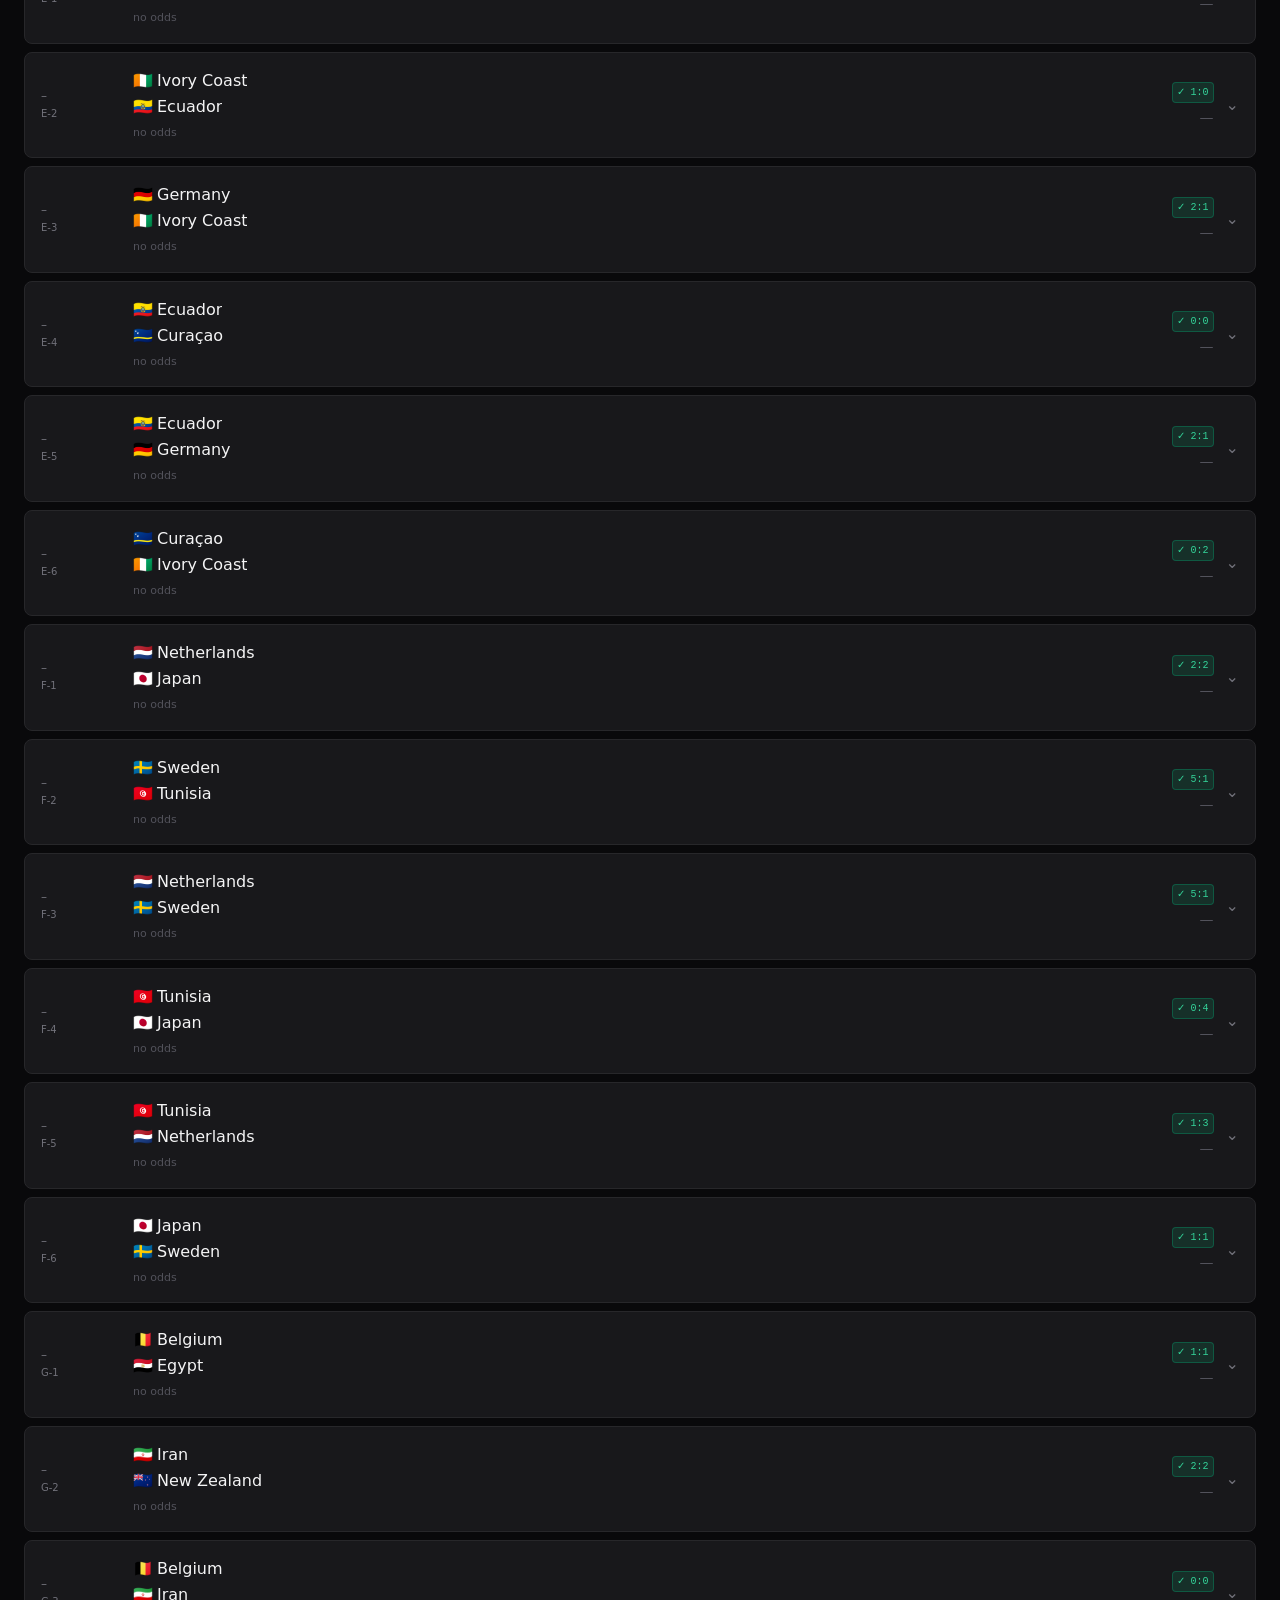
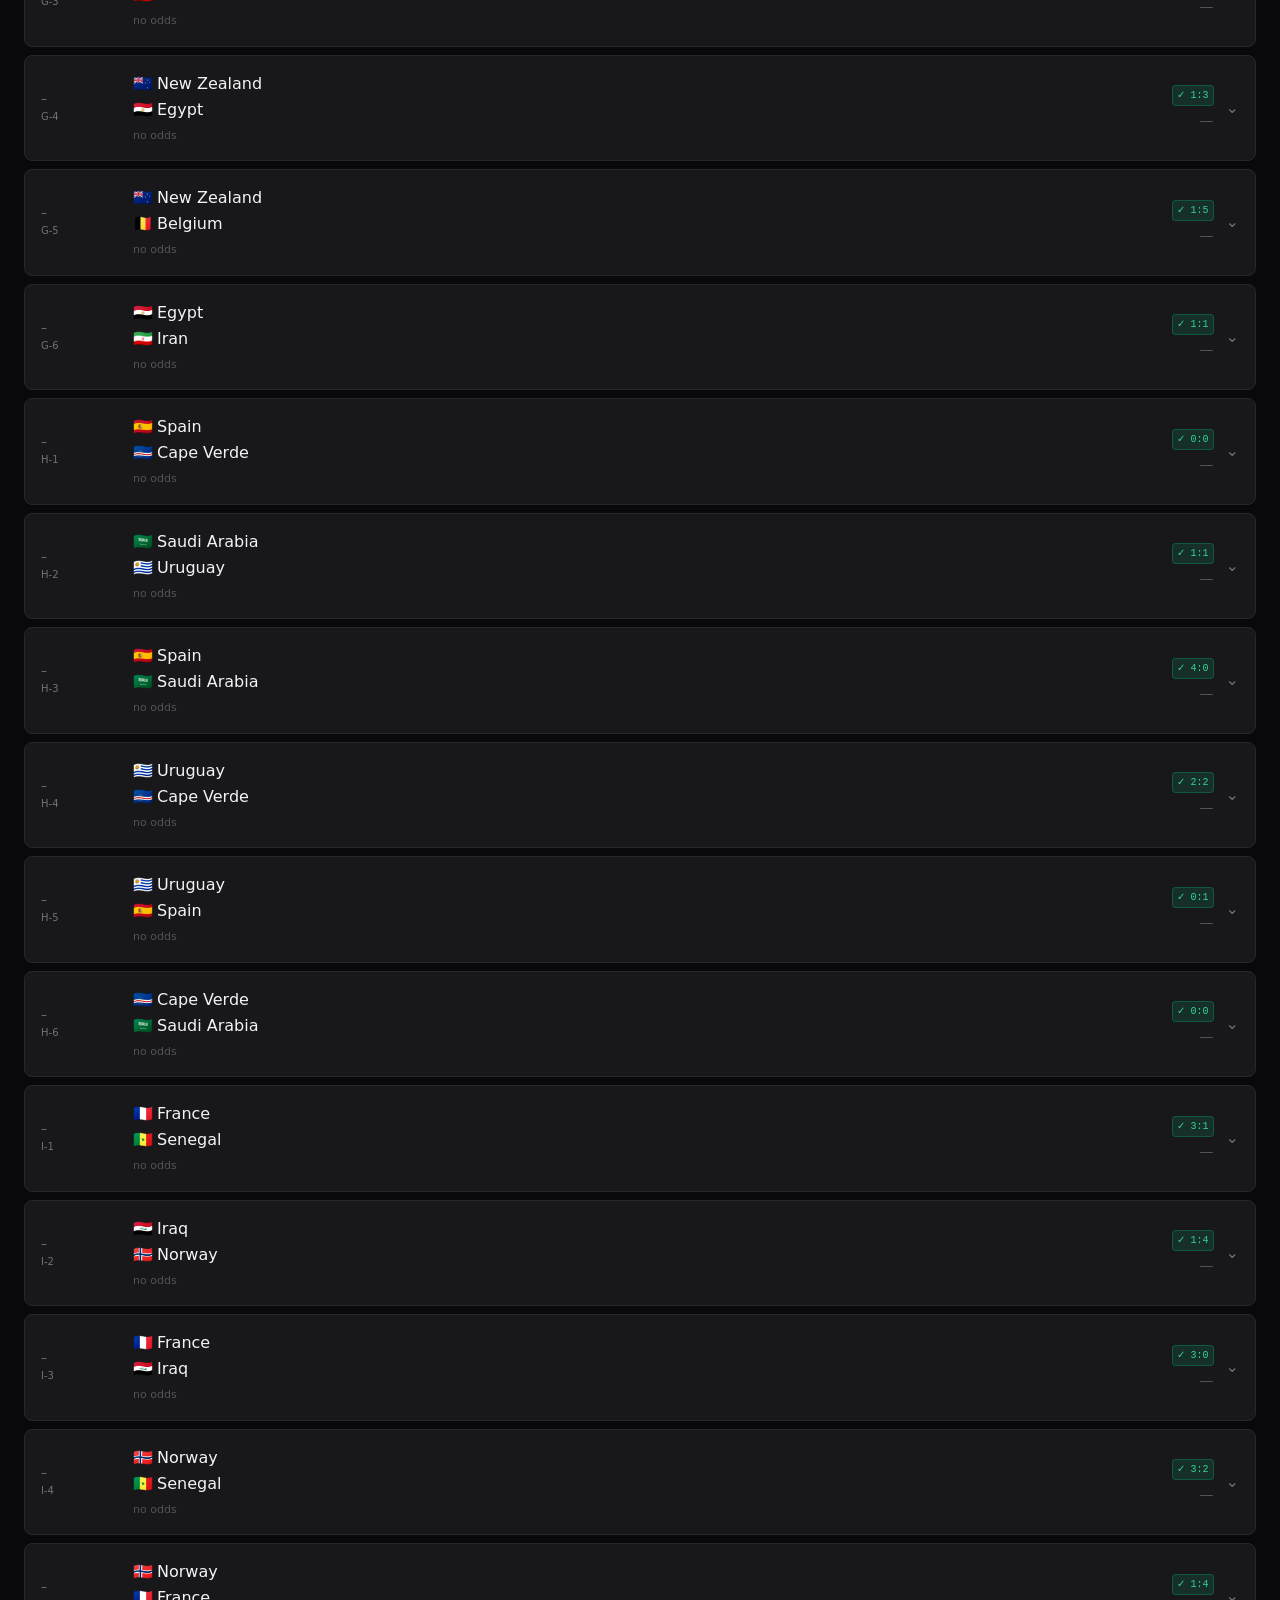
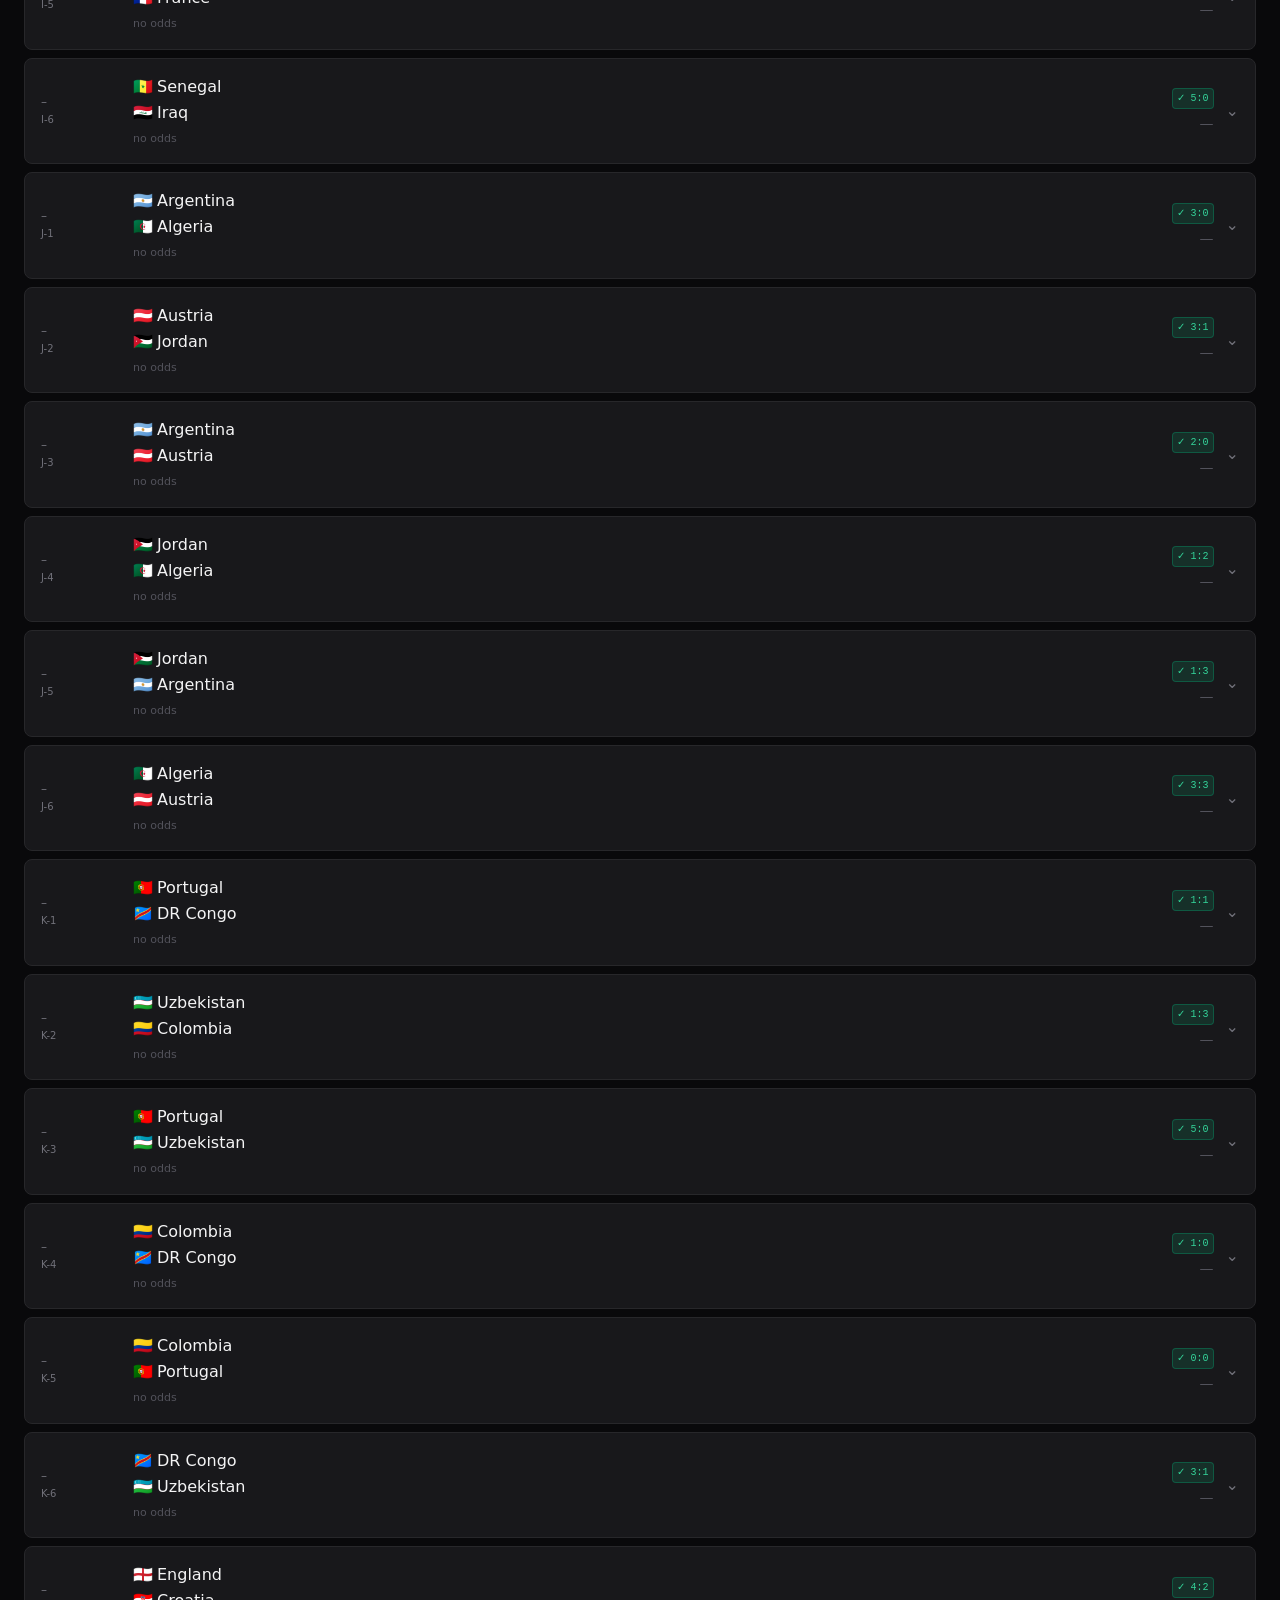
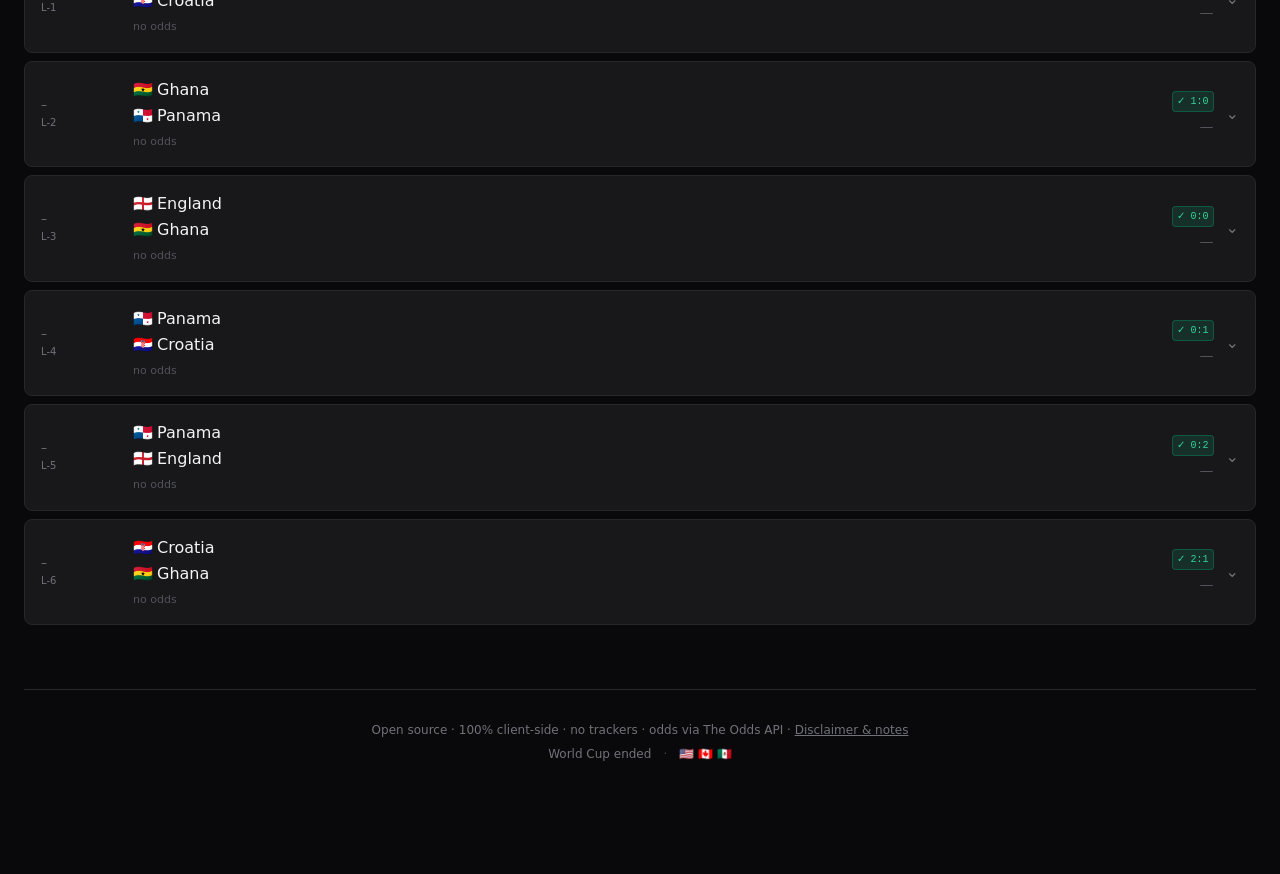
<file: en/index.html>
<!DOCTYPE html>
<html lang="en" class="bg-zinc-950 text-zinc-100">
<head>
<meta charset="UTF-8">
<meta name="viewport" content="width=device-width, initial-scale=1.0, viewport-fit=cover">
<meta name="theme-color" content="#0d1117">
<title>World Cup 2026 Prediction Optimizer – Bookmaker Odds Aggregator</title>
<meta name="description" content="World Cup 2026 prediction optimizer: aggregate odds from 40+ bookmakers, find the optimal pick via Poisson model. Free, runs locally in your browser, no signup.">
<meta name="keywords" content="World Cup 2026, FIFA, prediction, bookmaker odds, Poisson model, football tips, soccer predictions">
<meta name="robots" content="index,follow,max-image-preview:large">
<meta name="author" content="World Cup 2026 Prediction Optimizer">

<link rel="canonical" href="https://wm26-odds.com/en/">
<link rel="alternate" hreflang="de" href="https://wm26-odds.com/de/">
<link rel="alternate" hreflang="en" href="https://wm26-odds.com/en/">
<link rel="alternate" hreflang="fr" href="https://wm26-odds.com/fr/">
<link rel="alternate" hreflang="es" href="https://wm26-odds.com/es/">
<link rel="alternate" hreflang="x-default" href="https://wm26-odds.com/en/">

<meta property="og:type" content="website">
<meta property="og:locale" content="en_US">
<meta property="og:locale:alternate" content="de_DE">
<meta property="og:locale:alternate" content="fr_FR">
<meta property="og:locale:alternate" content="es_ES">
<meta property="og:title" content="World Cup 2026 Prediction Optimizer">
<meta property="og:description" content="Aggregate odds from 40+ bookmakers and find the optimal pick via Poisson model. Free, local, no signup.">
<meta property="og:url" content="https://wm26-odds.com/en/">
<meta property="og:image" content="https://wm26-odds.com/og-image.svg">

<meta name="twitter:card" content="summary_large_image">
<meta name="twitter:title" content="World Cup 2026 Prediction Optimizer">
<meta name="twitter:description" content="Optimal football pick from aggregated bookmaker odds. 100% local in your browser.">
<meta name="twitter:image" content="https://wm26-odds.com/og-image.svg">

<script type="application/ld+json">
{
  "@context": "https://schema.org",
  "@type": "WebApplication",
  "name": "World Cup 2026 Prediction Optimizer",
  "url": "https://wm26-odds.com/en/",
  "description": "Optimal pick for FIFA World Cup 2026 based on aggregated bookmaker odds via Poisson model.",
  "applicationCategory": "SportsApplication",
  "operatingSystem": "Any (Web Browser)",
  "inLanguage": "en",
  "offers": { "@type": "Offer", "price": "0", "priceCurrency": "USD" },
  "isAccessibleForFree": true
}
</script>

<link rel="manifest" href="/manifest.webmanifest">
<link rel="apple-touch-icon" href="/icon-192.svg">
<meta name="apple-mobile-web-app-capable" content="yes">
<meta name="apple-mobile-web-app-status-bar-style" content="black-translucent">
<link rel="icon" type="image/svg+xml" href="/favicon.svg">
<link rel="preconnect" href="https://api.the-odds-api.com" crossorigin>
<link rel="dns-prefetch" href="https://api.the-odds-api.com">
<link rel="stylesheet" href="/assets/styles.css?v=v2026.07.04.1243">

<link rel="stylesheet" href="/assets/tailwind.css?v=v2026.07.04.1243" fetchpriority="high">
<script defer src="https://cdn.vercel-insights.com/v1/script.js"></script>
<script>window.APP_LANG = 'en';</script>
</head>
<body class="bg-zinc-950 text-zinc-100 font-sans antialiased min-h-screen">

<header class="sticky top-0 z-50 bg-zinc-950/85 backdrop-blur-md border-b border-zinc-800">
  <div class="max-w-7xl mx-auto px-4 sm:px-6 py-3 flex items-center justify-between gap-3 flex-wrap">
    <a href="/en/" class="flex items-center gap-2.5 no-underline text-inherit">
      <div class="w-9 h-9 bg-gradient-to-br from-emerald-500 to-blue-500 rounded-lg flex items-center justify-center text-lg font-bold text-white">⚽</div>
      <div>
        <h1 class="text-sm sm:text-base font-semibold leading-tight">World Cup 2026 Prediction Optimizer</h1>
        <div class="text-[11px] text-zinc-400 hidden sm:block" data-i18n="brandSub"></div>
      </div>
    </a>
    <div class="flex items-center gap-2 flex-wrap">
      <nav class="flex bg-zinc-900 border border-zinc-800 rounded-md overflow-hidden text-[11px] font-semibold uppercase tracking-wider" aria-label="Select language">
        <a href="/de/" class="px-2.5 py-1.5 text-zinc-400 hover:text-white hover:bg-zinc-800" hreflang="de">DE</a>
        <a href="/en/" class="px-2.5 py-1.5 bg-emerald-600 text-white border-l border-zinc-800" hreflang="en">EN</a>
        <a href="/fr/" class="px-2.5 py-1.5 text-zinc-400 hover:text-white hover:bg-zinc-800 border-l border-zinc-800" hreflang="fr">FR</a>
        <a href="/es/" class="px-2.5 py-1.5 text-zinc-400 hover:text-white hover:bg-zinc-800 border-l border-zinc-800" hreflang="es">ES</a>
      </nav>
      <div id="apiStatus" class="inline-flex items-center gap-2 text-xs text-zinc-400 px-3 py-1.5 bg-zinc-900 border border-zinc-800 rounded-full">
        <span class="dot w-2 h-2 rounded-full bg-zinc-600"></span><span id="apiStatusText" data-i18n="apiStatusEmpty"></span>
      </div>
      <button id="fetchBtn" onclick="fetchAllOdds()" class="bg-emerald-600 hover:bg-emerald-500 text-white border border-emerald-500 px-3 sm:px-4 py-1.5 rounded-md text-sm font-medium min-h-[36px]" data-i18n="fetchOdds"></button>
    </div>
  </div>
</header>

<nav class="sticky top-[60px] z-40 bg-zinc-950/85 backdrop-blur-md border-b border-zinc-800 no-print">
  <div class="max-w-7xl mx-auto px-4 sm:px-6 flex">
    <button data-tab="overview" onclick="switchTab('overview')" class="text-white border-b-2 border-emerald-500 px-3 sm:px-4 py-3 text-sm font-medium min-h-[44px]">
      <span data-i18n="tabOverview"></span>
      <span class="ml-1.5 inline-block text-[11px] bg-zinc-900 px-1.5 py-0.5 rounded text-zinc-400" id="cntOverview">72</span>
    </button>
    <button data-tab="groups" onclick="switchTab('groups')" class="text-zinc-400 border-b-2 border-transparent px-3 sm:px-4 py-3 text-sm font-medium min-h-[44px]">
      <span data-i18n="tabGroups"></span>
      <span class="ml-1.5 inline-block text-[11px] bg-zinc-900 px-1.5 py-0.5 rounded text-zinc-400">12</span>
    </button>
    <button data-tab="knockout" onclick="switchTab('knockout')" class="text-zinc-400 border-b-2 border-transparent px-3 sm:px-4 py-3 text-sm font-medium min-h-[44px]">
      <span data-i18n="tabKnockout"></span>
      <span class="ml-1.5 inline-block text-[11px] bg-zinc-900 px-1.5 py-0.5 rounded text-zinc-400">32</span>
    </button>
    <button data-tab="specials" onclick="switchTab('specials')" class="text-zinc-400 border-b-2 border-transparent px-3 sm:px-4 py-3 text-sm font-medium min-h-[44px]">
      <span data-i18n="tabSpecials"></span>
    </button>
    <button data-tab="settings" onclick="switchTab('settings')" class="text-zinc-400 border-b-2 border-transparent px-3 sm:px-4 py-3 text-sm font-medium min-h-[44px]">
      <span data-i18n="tabSettings"></span>
    </button>
  </div>
</nav>

<main class="max-w-7xl mx-auto px-4 sm:px-6 pt-5 pb-20">

  <section data-tab-content="overview">
    <h2 class="text-lg font-semibold mb-2 flex items-center gap-2.5 flex-wrap">
      <span data-i18n="sectionAllMatches"></span>
      <span class="bg-zinc-900 text-zinc-400 text-[11px] font-medium px-2 py-0.5 rounded" id="overviewBadge"></span>
    </h2>
    <p class="text-zinc-400 text-sm mb-4 max-w-3xl" data-i18n="overviewHelp"></p>

    <div class="flex gap-2 items-center flex-wrap mb-3">
      <input type="text" id="filterInput" oninput="renderOverview()"
             class="bg-zinc-900 border border-zinc-800 text-white rounded-md px-3 py-2 text-sm min-w-[200px] flex-1 sm:flex-none sm:w-72 focus:outline-none focus:border-emerald-500"
             data-i18n-placeholder="filterPlaceholder">
      <button onclick="clearExpanded()" class="text-zinc-400 hover:text-white text-xs px-2.5 py-1.5 hover:bg-zinc-900 rounded" data-i18n="collapseAll"></button>
      <button onclick="exportCSV()" class="text-zinc-400 hover:text-white text-xs px-2.5 py-1.5 hover:bg-zinc-900 rounded" data-i18n="exportCsv"></button>
    </div>

    <div id="matchList"></div>
  </section>

  <section data-tab-content="groups" class="hidden">
    <h2 class="text-lg font-semibold mb-2 flex items-center gap-2.5 flex-wrap">
      <span data-i18n="sectionGroupStandings"></span>
      <span class="bg-zinc-900 text-zinc-400 text-[11px] font-medium px-2 py-0.5 rounded" data-i18n="groupBadge"></span>
    </h2>
    <p class="text-zinc-400 text-sm mb-4 max-w-3xl">
      <span data-i18n="groupHelp"></span>
      <span class="text-emerald-400">●</span> <span data-i18n="groupQual1"></span> ·
      <span class="text-blue-400">●</span> <span data-i18n="groupQual2"></span> ·
      <span class="text-amber-400">●</span> <span data-i18n="groupQual3"></span>.
    </p>
    <div id="groupsGrid" class="grid grid-cols-1 lg:grid-cols-2 xl:grid-cols-3 gap-4"></div>
  </section>

  <section data-tab-content="knockout" class="hidden">
    <h2 class="text-lg font-semibold mb-2 flex items-center gap-2.5 flex-wrap">
      <span data-i18n="sectionKnockout"></span>
    </h2>
    <p class="text-zinc-400 text-sm mb-4 max-w-3xl" data-i18n="knockoutHelp"></p>
    <div id="koContainer"></div>
  </section>

  <section data-tab-content="specials" class="hidden">
    <h2 class="text-lg font-semibold mb-2 flex items-center gap-2.5 flex-wrap">
      <span data-i18n="sectionSpecials"></span>
    </h2>
    <p class="text-zinc-400 text-sm mb-4 max-w-3xl" data-i18n="specialsHelp" data-i18n-html="1"></p>
    <div id="specialsContainer"></div>
  </section>

  <section data-tab-content="settings" class="hidden">
    <h2 class="text-lg font-semibold mb-4" data-i18n="sectionSettings"></h2>
    <div class="bg-zinc-900 border border-zinc-800 rounded-lg p-4 sm:p-6 max-w-3xl">

      <h3 class="text-xs uppercase tracking-wider text-zinc-400 font-semibold pb-2 mb-3 border-b border-zinc-800" data-i18n="settingsApiSection"></h3>
      <div class="grid sm:grid-cols-[200px,1fr] gap-3 items-center mb-3">
        <label class="text-sm text-zinc-400" for="apiKey" data-i18n="settingsApiKey"></label>
        <input type="password" id="apiKey" autocomplete="off"
               class="bg-zinc-950 border border-zinc-800 text-white rounded-md px-3 py-2 text-base sm:text-sm focus:outline-none focus:border-emerald-500 w-full max-w-md"
               data-i18n-placeholder="settingsApiKeyPlaceholder">
      </div>
      <div class="grid sm:grid-cols-[200px,1fr] gap-3 items-center mb-3">
        <label class="text-sm text-zinc-400" data-i18n="settingsRegions"></label>
        <div class="flex gap-2 flex-wrap">
          <label class="region-chip cursor-pointer inline-flex items-center gap-1.5 bg-zinc-950 border border-zinc-800 px-3 py-1.5 rounded-full text-xs text-zinc-400"><input type="checkbox" id="regEu" checked>EU</label>
          <label class="region-chip cursor-pointer inline-flex items-center gap-1.5 bg-zinc-950 border border-zinc-800 px-3 py-1.5 rounded-full text-xs text-zinc-400"><input type="checkbox" id="regUk" checked>UK</label>
          <label class="region-chip cursor-pointer inline-flex items-center gap-1.5 bg-zinc-950 border border-zinc-800 px-3 py-1.5 rounded-full text-xs text-zinc-400"><input type="checkbox" id="regUs" checked>US</label>
          <label class="region-chip cursor-pointer inline-flex items-center gap-1.5 bg-zinc-950 border border-zinc-800 px-3 py-1.5 rounded-full text-xs text-zinc-400"><input type="checkbox" id="regAu" checked>AU</label>
        </div>
      </div>
      <div class="grid sm:grid-cols-[200px,1fr] gap-3 items-center mb-4">
        <label class="text-sm text-zinc-400" for="defaultAgg" data-i18n="settingsAgg"></label>
        <select id="defaultAgg" class="bg-zinc-950 border border-zinc-800 text-white rounded-md px-3 py-2 text-base sm:text-sm focus:outline-none focus:border-emerald-500 w-full max-w-md">
          <option value="median" data-i18n="aggMedian"></option>
          <option value="mean" data-i18n="aggMean"></option>
          <option value="pinnacle" data-i18n="aggPinnacle"></option>
        </select>
      </div>
      <div class="bg-blue-500/10 border-l-3 border-blue-500 text-xs text-zinc-300 px-3 py-2.5 rounded-r-md mb-5" style="border-left-width:3px" data-i18n="privacyNote" data-i18n-html="1"></div>

      <h3 class="text-xs uppercase tracking-wider text-zinc-400 font-semibold pb-2 mb-3 border-b border-zinc-800" data-i18n="settingsKicktipp"></h3>
      <div class="grid sm:grid-cols-[200px,1fr] gap-3 items-center mb-2">
        <label class="text-sm text-zinc-400" for="ptsExact" data-i18n="settingsPtsExact"></label>
        <input type="number" id="ptsExact" value="4" step="1" min="0" class="bg-zinc-950 border border-zinc-800 text-white rounded-md px-3 py-2 text-base sm:text-sm focus:outline-none focus:border-emerald-500 w-24">
      </div>
      <div class="grid sm:grid-cols-[200px,1fr] gap-3 items-center mb-2">
        <label class="text-sm text-zinc-400" for="ptsDiff" data-i18n="settingsPtsDiff"></label>
        <input type="number" id="ptsDiff" value="3" step="1" min="0" class="bg-zinc-950 border border-zinc-800 text-white rounded-md px-3 py-2 text-base sm:text-sm focus:outline-none focus:border-emerald-500 w-24">
      </div>
      <div class="grid sm:grid-cols-[200px,1fr] gap-3 items-center mb-5">
        <label class="text-sm text-zinc-400" for="ptsTend" data-i18n="settingsPtsTend"></label>
        <input type="number" id="ptsTend" value="2" step="1" min="0" class="bg-zinc-950 border border-zinc-800 text-white rounded-md px-3 py-2 text-base sm:text-sm focus:outline-none focus:border-emerald-500 w-24">
      </div>

      <h3 class="text-xs uppercase tracking-wider text-zinc-400 font-semibold pb-2 mb-3 border-b border-zinc-800" data-i18n="settingsModel"></h3>
      <div class="grid sm:grid-cols-[200px,1fr] gap-3 items-center mb-5">
        <label class="text-sm text-zinc-400" for="maxGoals" data-i18n="settingsMaxGoals"></label>
        <input type="number" id="maxGoals" value="7" step="1" min="3" max="10" class="bg-zinc-950 border border-zinc-800 text-white rounded-md px-3 py-2 text-base sm:text-sm focus:outline-none focus:border-emerald-500 w-24">
      </div>

      <div class="flex gap-2 flex-wrap pt-4 border-t border-zinc-800">
        <button onclick="saveState()" class="bg-emerald-600 hover:bg-emerald-500 text-white border border-emerald-500 px-4 py-2 rounded-md text-sm font-medium min-h-[40px]" data-i18n="settingsSave"></button>
        <button onclick="loadState()" class="bg-zinc-900 hover:bg-zinc-800 border border-zinc-800 text-zinc-200 px-4 py-2 rounded-md text-sm font-medium min-h-[40px]" data-i18n="settingsLoad"></button>
        <button onclick="clearAll()" class="ml-auto text-red-400 hover:text-red-300 px-4 py-2 rounded-md text-sm font-medium min-h-[40px]" data-i18n="settingsReset"></button>
      </div>
    </div>
  </section>

  <footer class="text-center text-zinc-500 text-xs py-8 mt-16 border-t border-zinc-800">
    <p data-i18n="footerText" data-i18n-html="1"></p>
  </footer>
</main>

<div id="toast" class="fixed bottom-4 right-4 left-4 sm:left-auto z-[200] bg-zinc-900 border border-emerald-500 text-white px-4 py-2.5 rounded-lg shadow-xl text-sm opacity-0 pointer-events-none transition-all"></div>

<link rel="preload" as="script" href="/assets/i18n.min.js?v=v2026.07.04.1243">
<script defer src="/assets/i18n.min.js?v=v2026.07.04.1243"></script>
<script defer src="/assets/app.min.js?v=v2026.07.04.1243"></script>
</body>
</html>
</file>
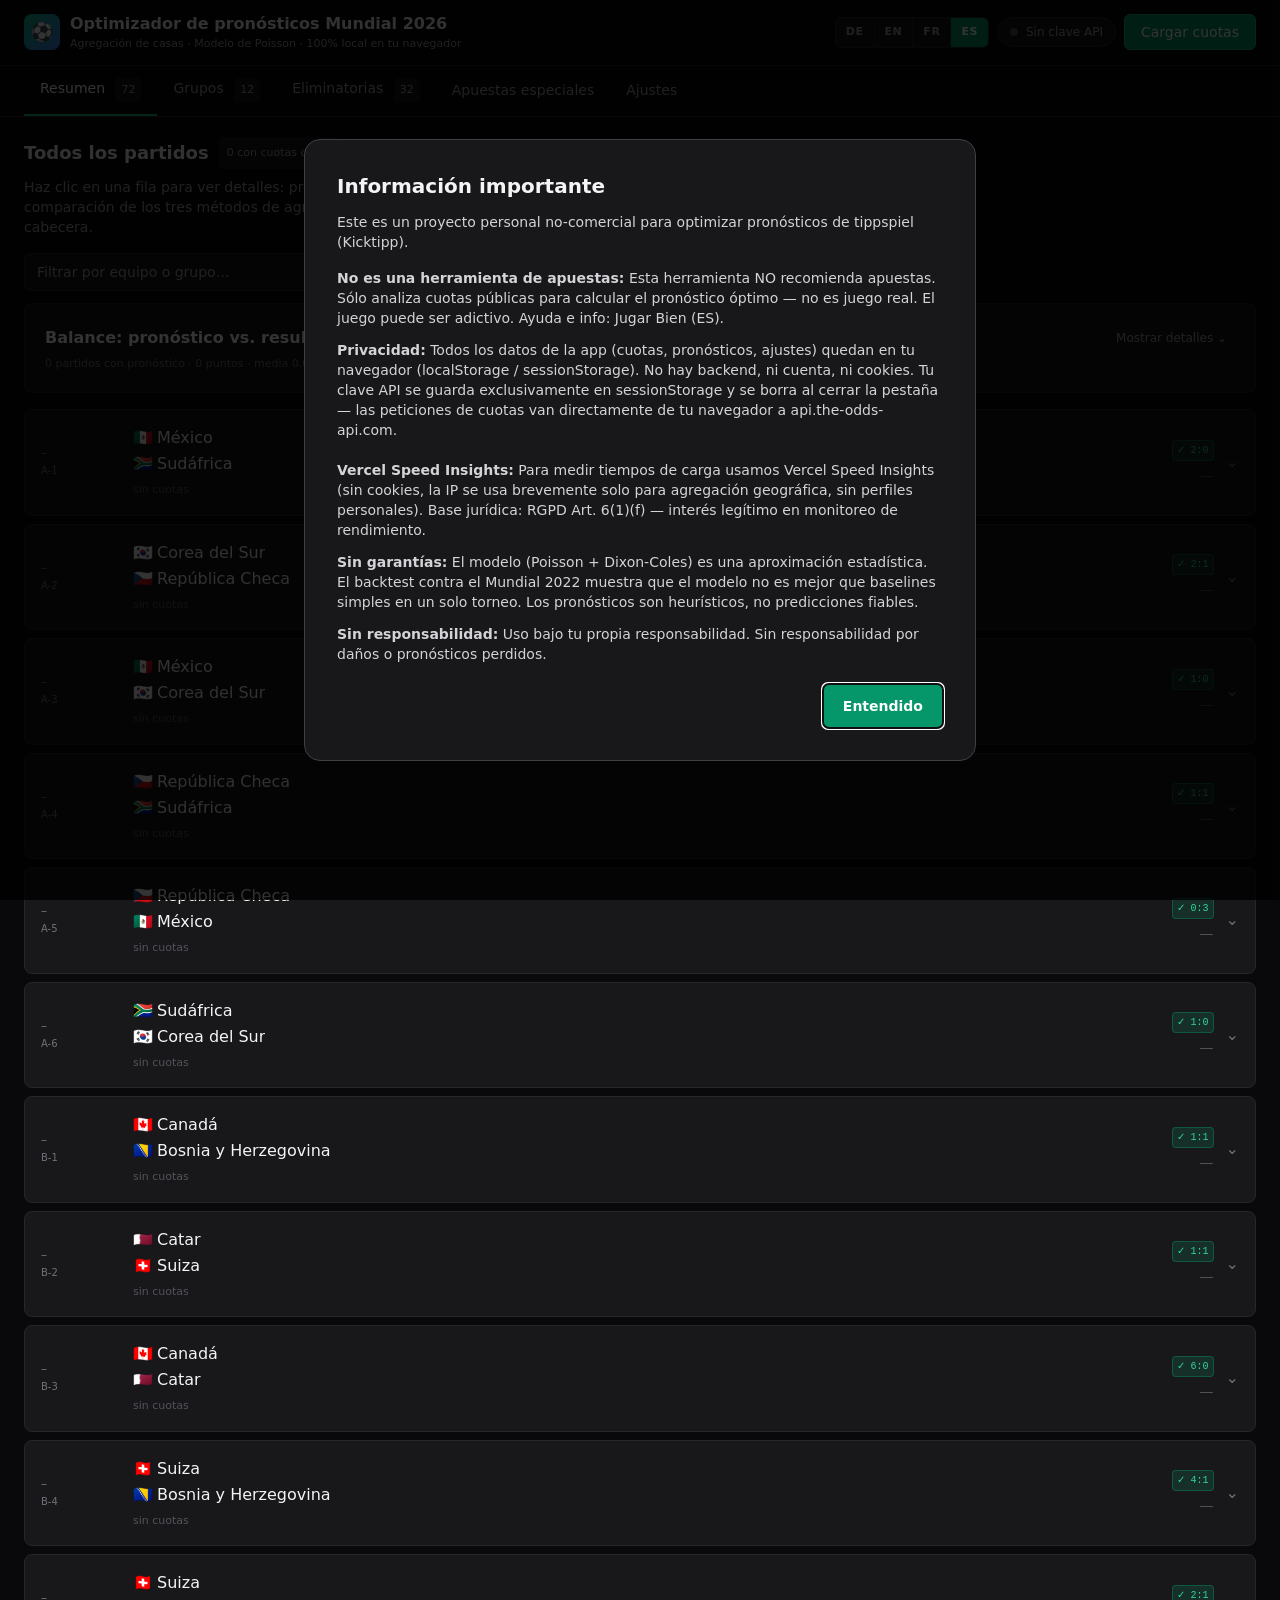
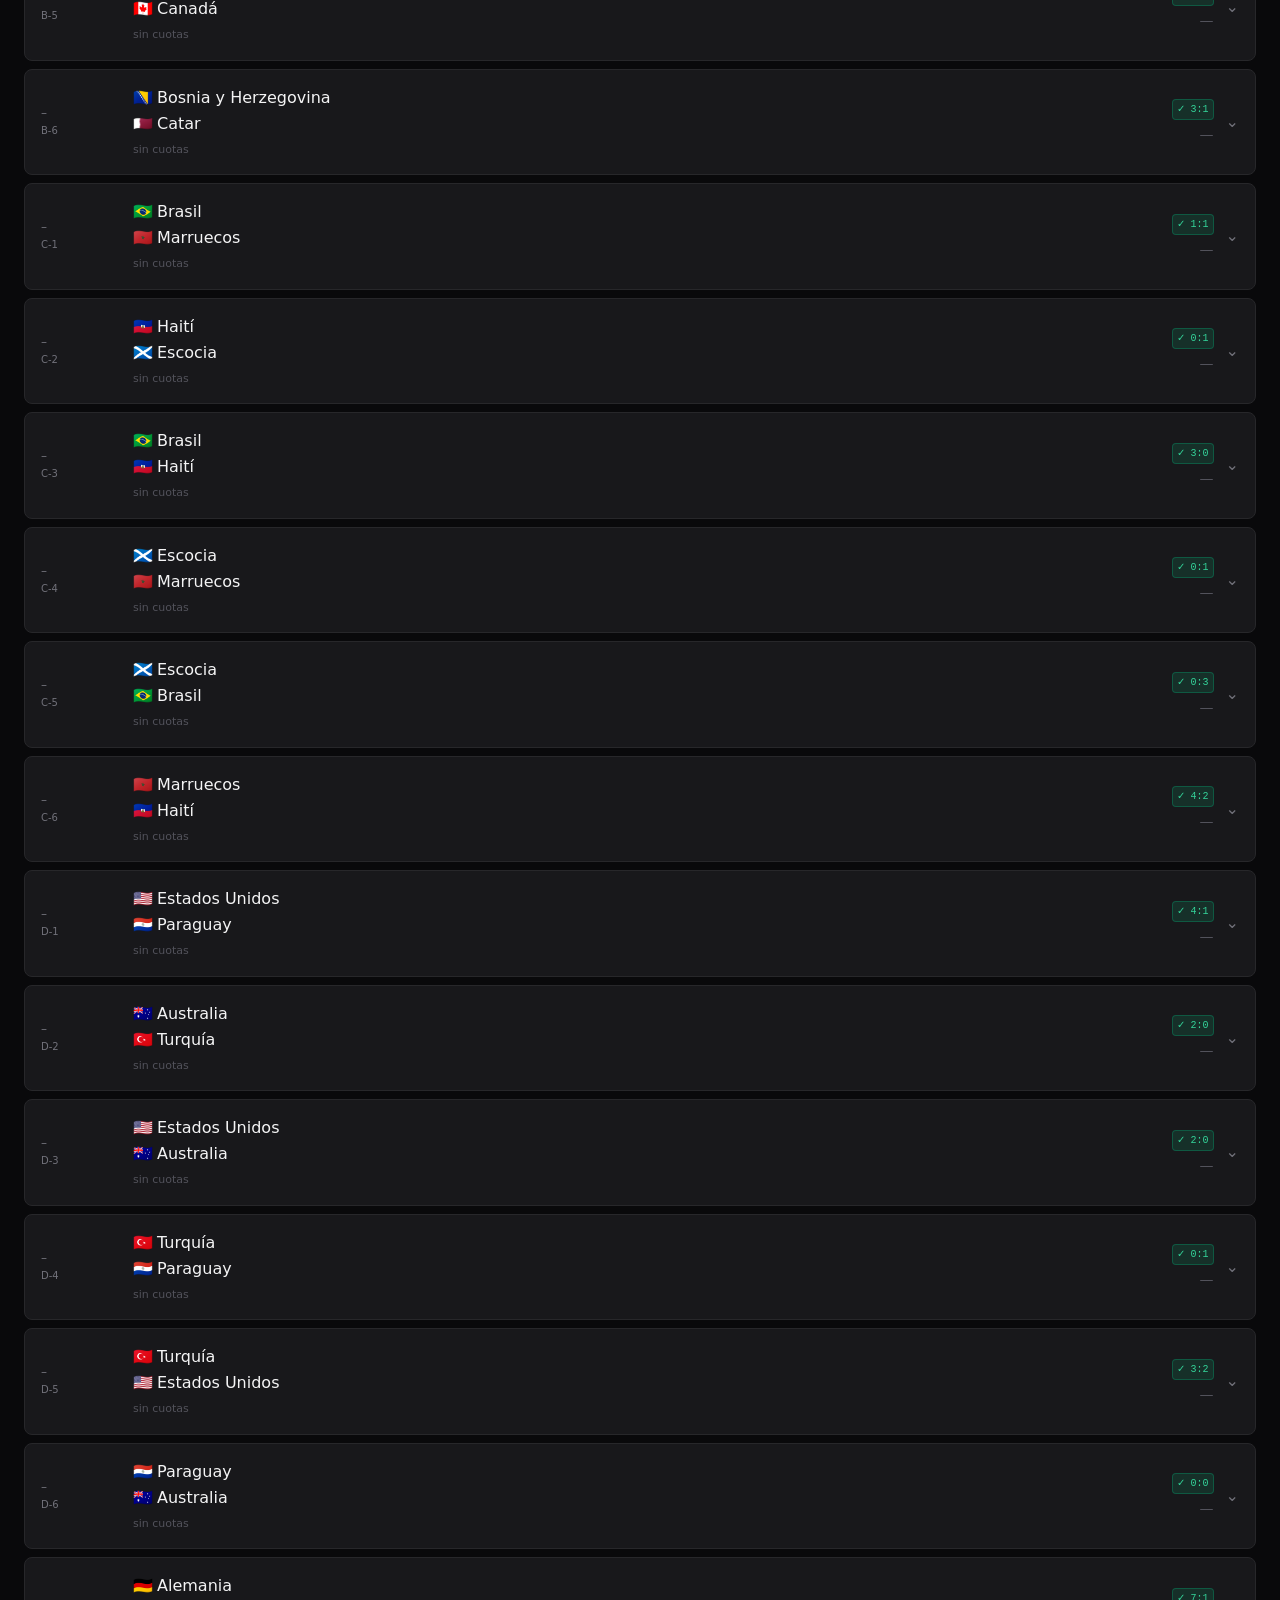
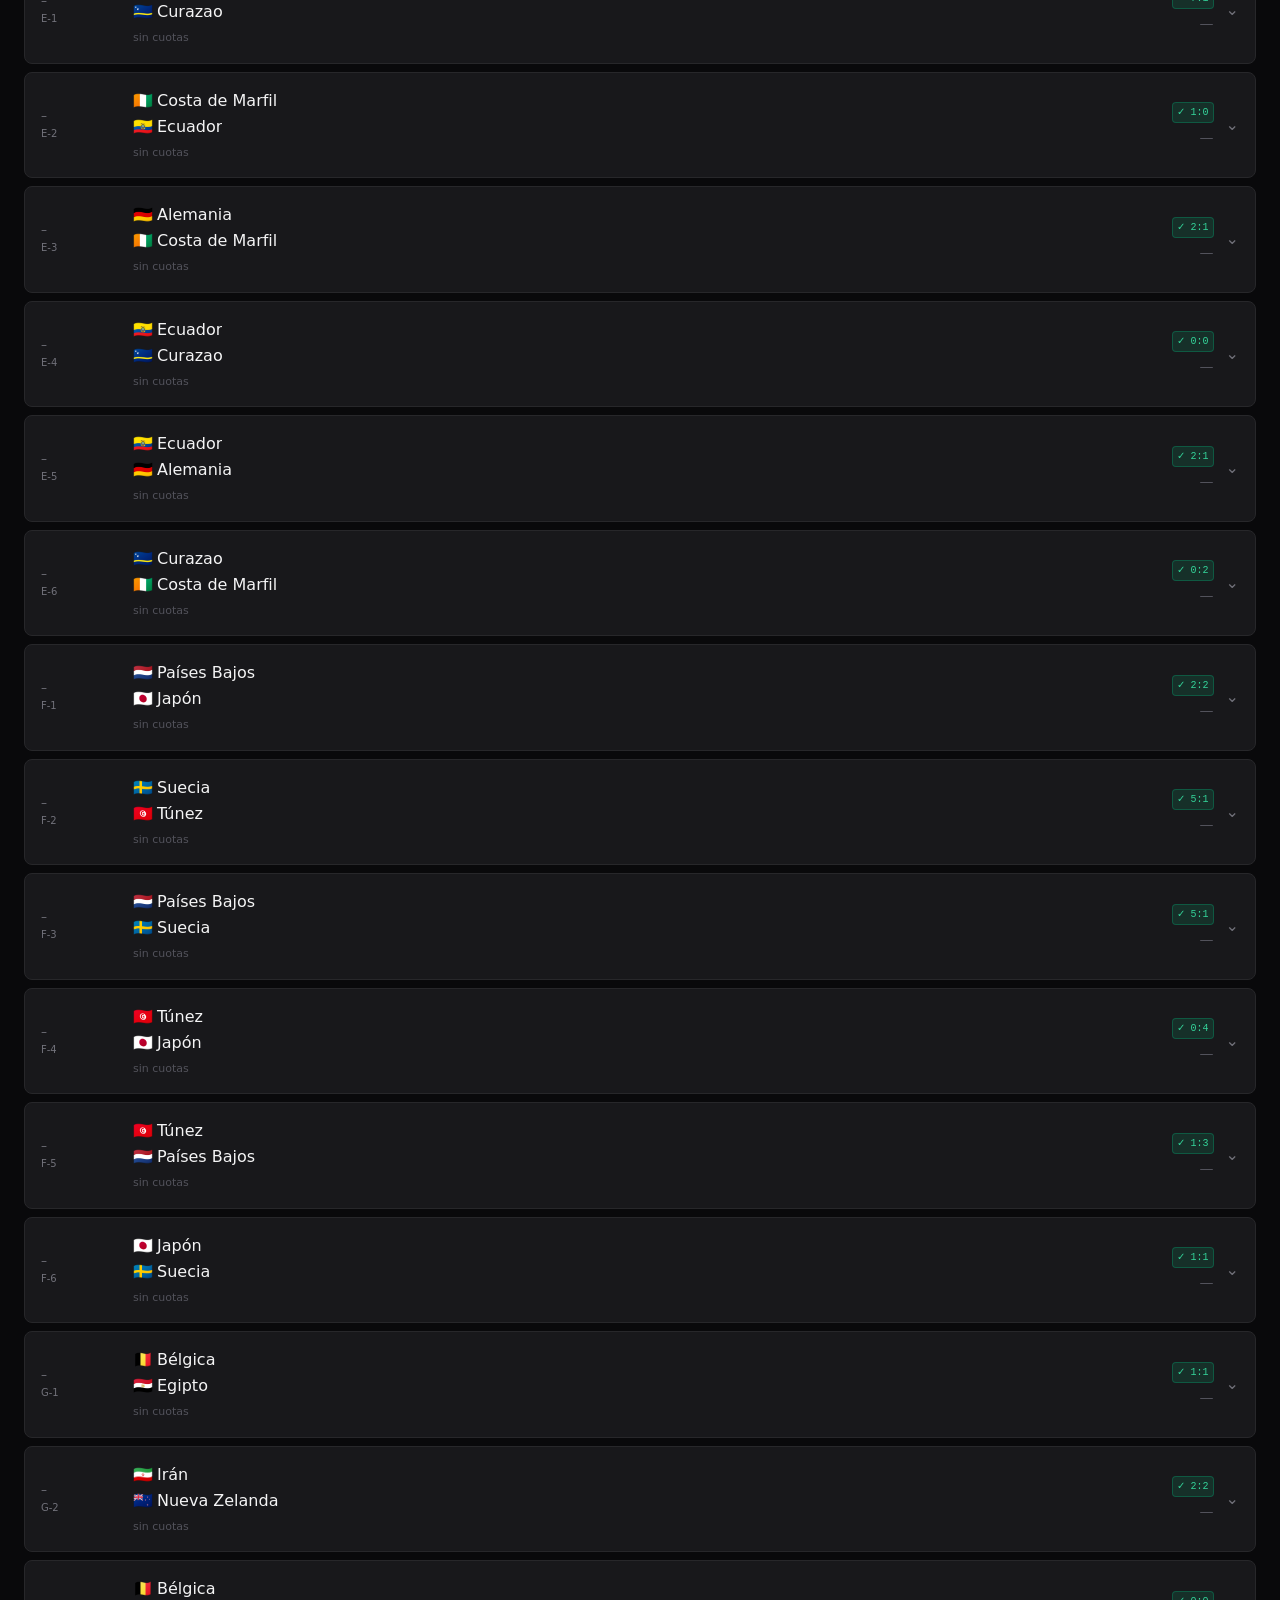
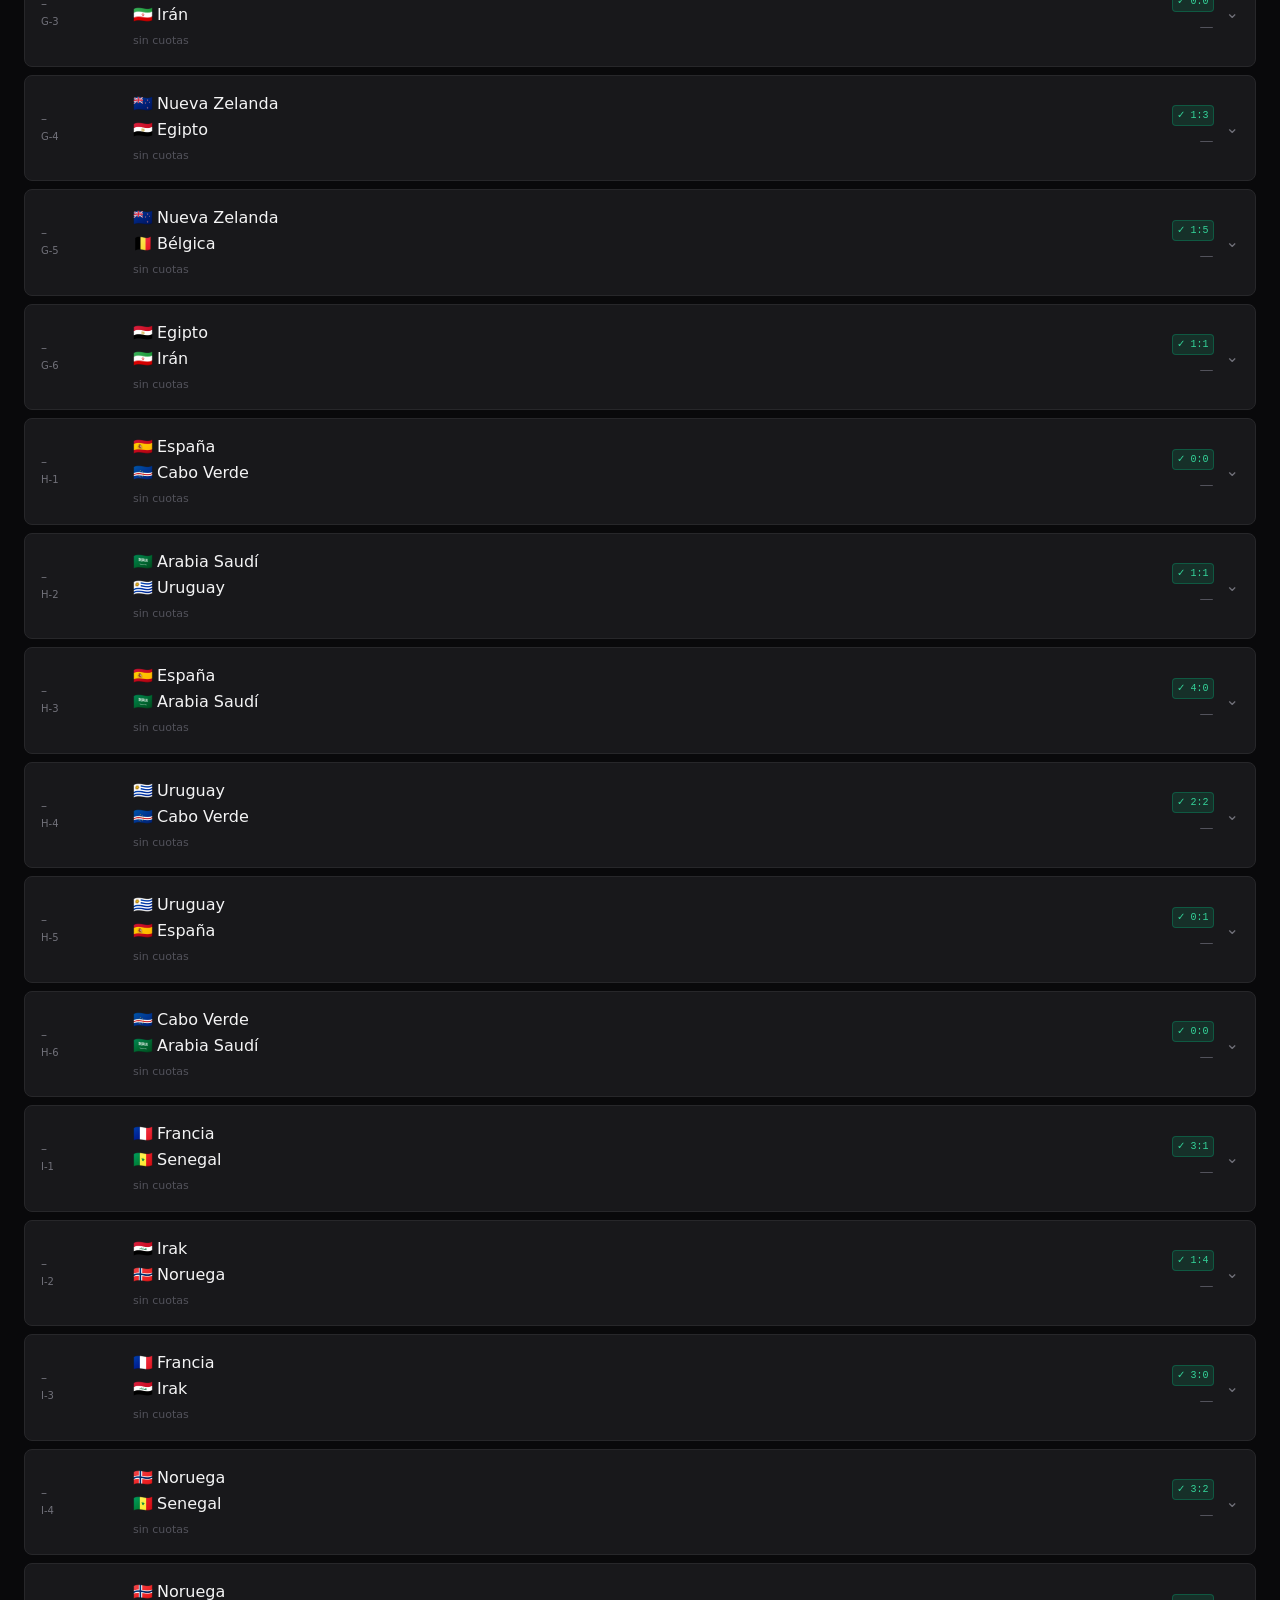
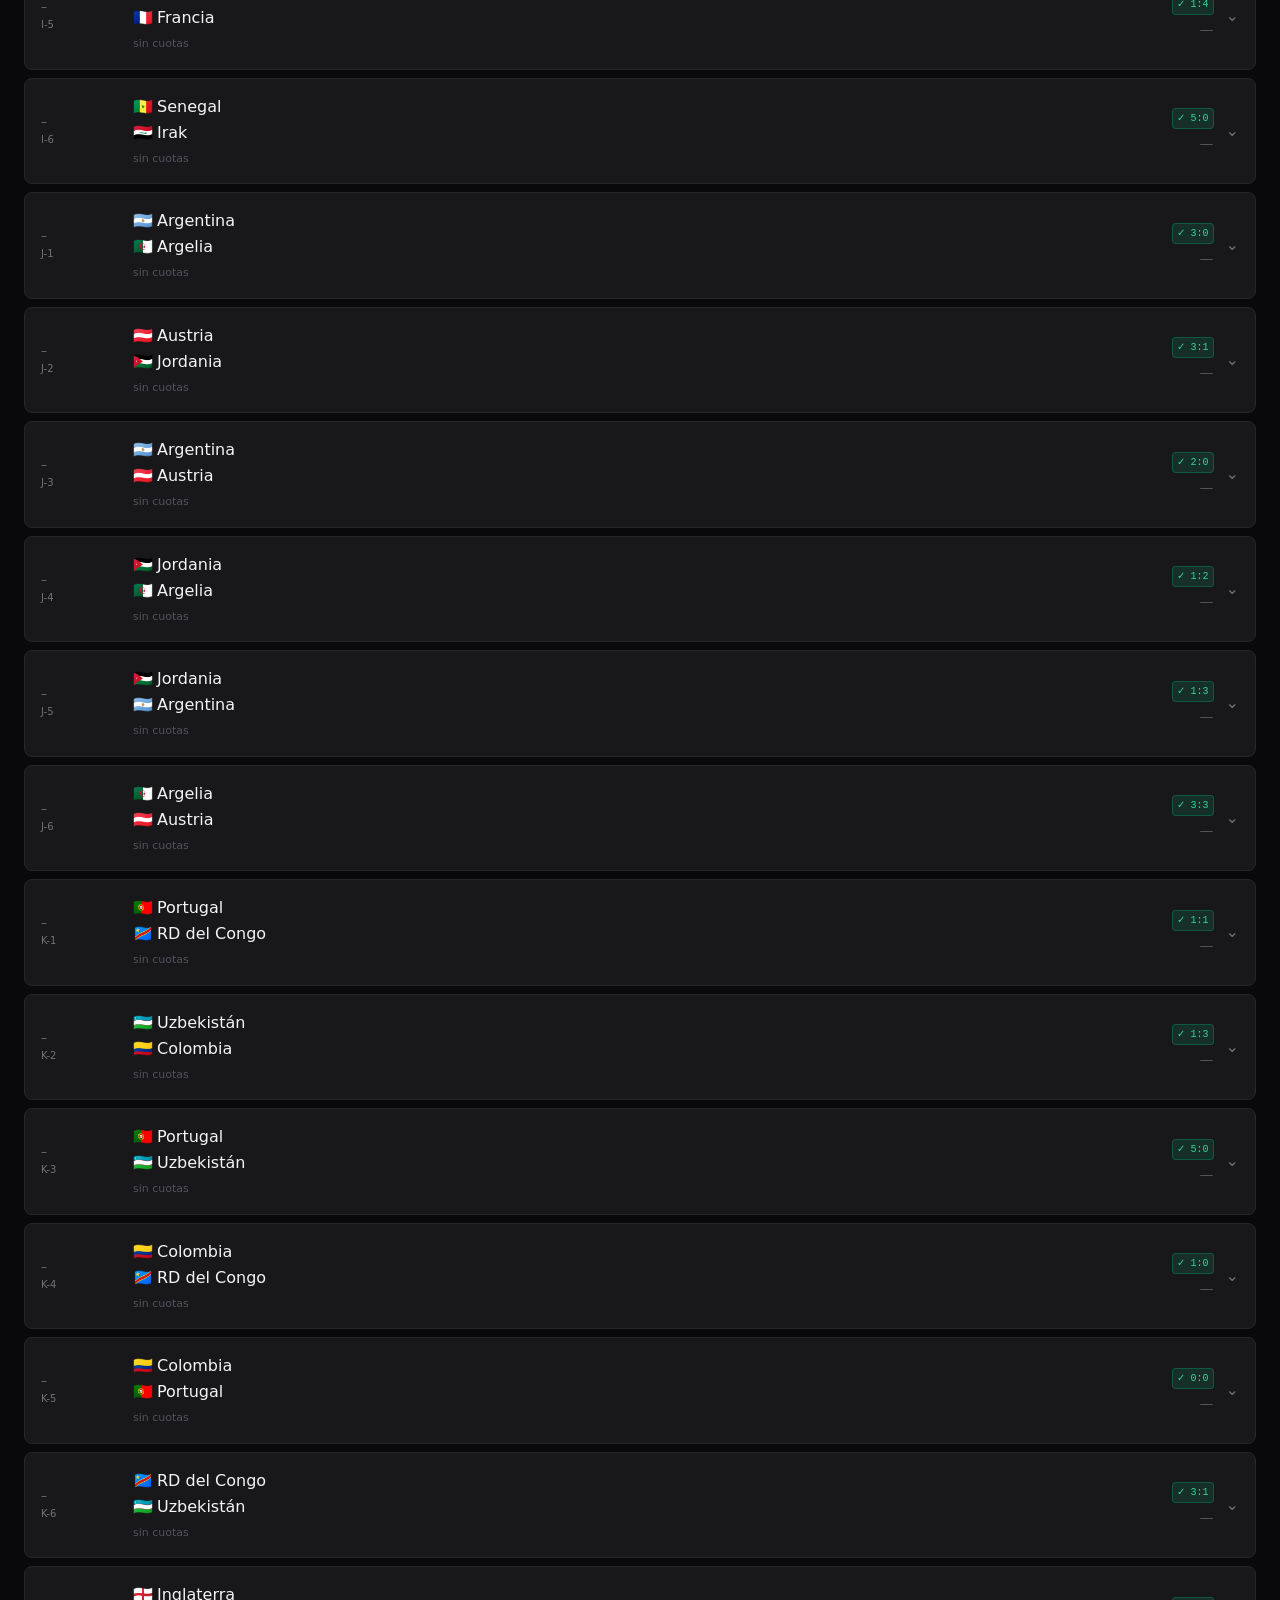
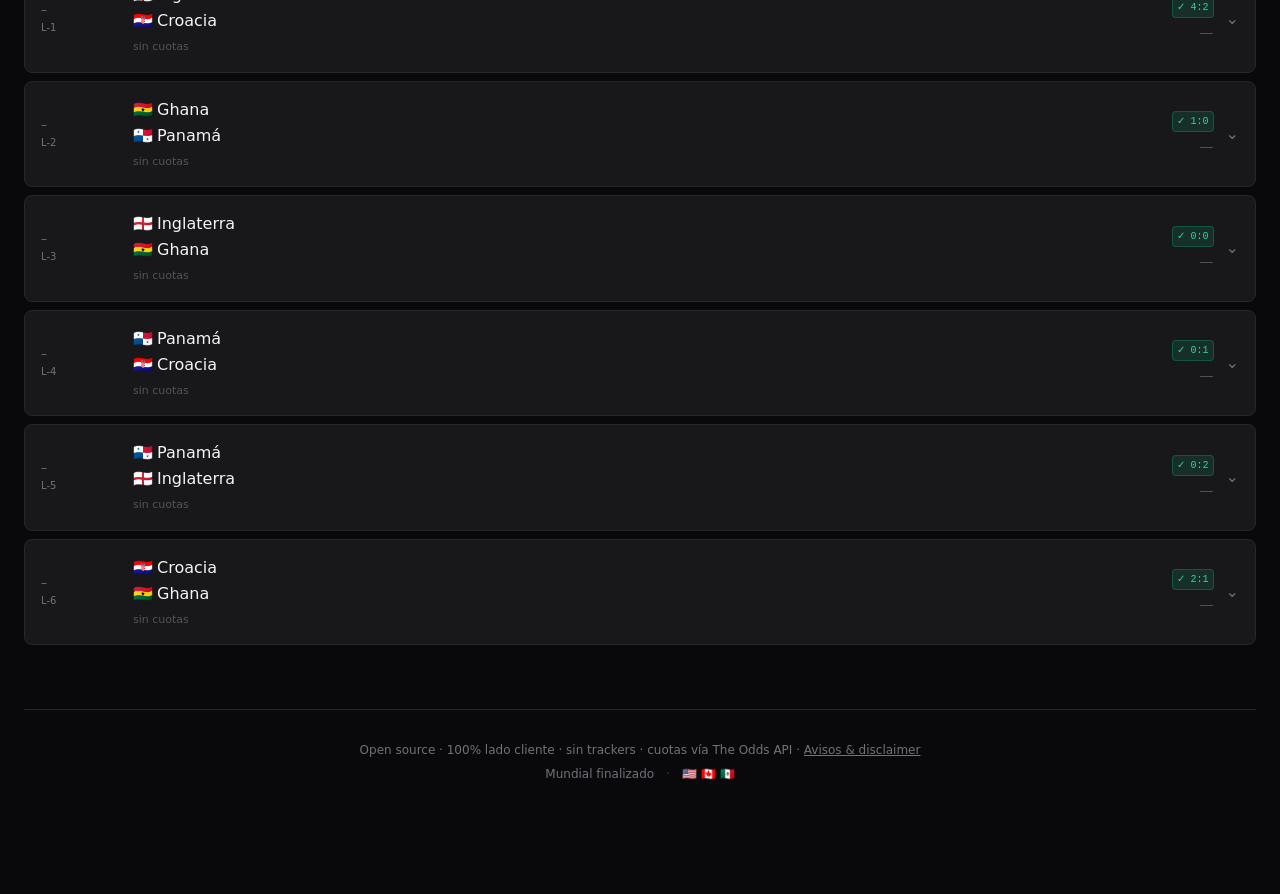
<file: es/index.html>
<!DOCTYPE html>
<html lang="es" class="bg-zinc-950 text-zinc-100">
<head>
<meta charset="UTF-8">
<meta name="viewport" content="width=device-width, initial-scale=1.0, viewport-fit=cover">
<meta name="theme-color" content="#0d1117">
<title>Optimizador de pronósticos Mundial 2026 – Agregador de cuotas</title>
<meta name="description" content="Optimizador de pronósticos Mundial 2026: agrega cuotas de 40+ casas de apuestas, encuentra el pronóstico óptimo con modelo de Poisson. Gratis, local, sin registro.">
<meta name="keywords" content="Mundial 2026, FIFA, pronóstico, cuotas casa de apuestas, modelo Poisson, fútbol, predicciones">
<meta name="robots" content="index,follow,max-image-preview:large">
<meta name="author" content="Optimizador de pronósticos Mundial 2026">

<link rel="canonical" href="https://wm26-odds.com/es/">
<link rel="alternate" hreflang="de" href="https://wm26-odds.com/de/">
<link rel="alternate" hreflang="en" href="https://wm26-odds.com/en/">
<link rel="alternate" hreflang="fr" href="https://wm26-odds.com/fr/">
<link rel="alternate" hreflang="es" href="https://wm26-odds.com/es/">
<link rel="alternate" hreflang="x-default" href="https://wm26-odds.com/en/">

<meta property="og:type" content="website">
<meta property="og:locale" content="es_ES">
<meta property="og:locale:alternate" content="de_DE">
<meta property="og:locale:alternate" content="en_US">
<meta property="og:locale:alternate" content="fr_FR">
<meta property="og:title" content="Optimizador de pronósticos Mundial 2026">
<meta property="og:description" content="Agrega cuotas de 40+ casas de apuestas y encuentra el pronóstico óptimo con modelo de Poisson. Gratis, local, sin registro.">
<meta property="og:url" content="https://wm26-odds.com/es/">
<meta property="og:image" content="https://wm26-odds.com/og-image.svg">

<meta name="twitter:card" content="summary_large_image">
<meta name="twitter:title" content="Optimizador de pronósticos Mundial 2026">
<meta name="twitter:description" content="Pronóstico óptimo desde cuotas agregadas. 100% local en tu navegador.">
<meta name="twitter:image" content="https://wm26-odds.com/og-image.svg">

<script type="application/ld+json">
{
  "@context": "https://schema.org",
  "@type": "WebApplication",
  "name": "Optimizador de pronósticos Mundial 2026",
  "url": "https://wm26-odds.com/es/",
  "description": "Pronóstico óptimo para el Mundial FIFA 2026 basado en cuotas agregadas con modelo de Poisson.",
  "applicationCategory": "SportsApplication",
  "operatingSystem": "Any (Web Browser)",
  "inLanguage": "es",
  "offers": { "@type": "Offer", "price": "0", "priceCurrency": "EUR" },
  "isAccessibleForFree": true
}
</script>

<link rel="manifest" href="/manifest.webmanifest">
<link rel="apple-touch-icon" href="/icon-192.svg">
<meta name="apple-mobile-web-app-capable" content="yes">
<meta name="apple-mobile-web-app-status-bar-style" content="black-translucent">
<link rel="icon" type="image/svg+xml" href="/favicon.svg">
<link rel="preconnect" href="https://api.the-odds-api.com" crossorigin>
<link rel="dns-prefetch" href="https://api.the-odds-api.com">
<link rel="stylesheet" href="/assets/styles.css?v=v2026.07.04.1243">

<link rel="stylesheet" href="/assets/tailwind.css?v=v2026.07.04.1243" fetchpriority="high">
<script defer src="https://cdn.vercel-insights.com/v1/script.js"></script>
<script>window.APP_LANG = 'es';</script>
</head>
<body class="bg-zinc-950 text-zinc-100 font-sans antialiased min-h-screen">

<header class="sticky top-0 z-50 bg-zinc-950/85 backdrop-blur-md border-b border-zinc-800">
  <div class="max-w-7xl mx-auto px-4 sm:px-6 py-3 flex items-center justify-between gap-3 flex-wrap">
    <a href="/es/" class="flex items-center gap-2.5 no-underline text-inherit">
      <div class="w-9 h-9 bg-gradient-to-br from-emerald-500 to-blue-500 rounded-lg flex items-center justify-center text-lg font-bold text-white">⚽</div>
      <div>
        <h1 class="text-sm sm:text-base font-semibold leading-tight">Optimizador de pronósticos Mundial 2026</h1>
        <div class="text-[11px] text-zinc-400 hidden sm:block" data-i18n="brandSub"></div>
      </div>
    </a>
    <div class="flex items-center gap-2 flex-wrap">
      <nav class="flex bg-zinc-900 border border-zinc-800 rounded-md overflow-hidden text-[11px] font-semibold uppercase tracking-wider" aria-label="Seleccionar idioma">
        <a href="/de/" class="px-2.5 py-1.5 text-zinc-400 hover:text-white hover:bg-zinc-800" hreflang="de">DE</a>
        <a href="/en/" class="px-2.5 py-1.5 text-zinc-400 hover:text-white hover:bg-zinc-800 border-l border-zinc-800" hreflang="en">EN</a>
        <a href="/fr/" class="px-2.5 py-1.5 text-zinc-400 hover:text-white hover:bg-zinc-800 border-l border-zinc-800" hreflang="fr">FR</a>
        <a href="/es/" class="px-2.5 py-1.5 bg-emerald-600 text-white border-l border-zinc-800" hreflang="es">ES</a>
      </nav>
      <div id="apiStatus" class="inline-flex items-center gap-2 text-xs text-zinc-400 px-3 py-1.5 bg-zinc-900 border border-zinc-800 rounded-full">
        <span class="dot w-2 h-2 rounded-full bg-zinc-600"></span><span id="apiStatusText" data-i18n="apiStatusEmpty"></span>
      </div>
      <button id="fetchBtn" onclick="fetchAllOdds()" class="bg-emerald-600 hover:bg-emerald-500 text-white border border-emerald-500 px-3 sm:px-4 py-1.5 rounded-md text-sm font-medium min-h-[36px]" data-i18n="fetchOdds"></button>
    </div>
  </div>
</header>

<nav class="sticky top-[60px] z-40 bg-zinc-950/85 backdrop-blur-md border-b border-zinc-800 no-print">
  <div class="max-w-7xl mx-auto px-4 sm:px-6 flex">
    <button data-tab="overview" onclick="switchTab('overview')" class="text-white border-b-2 border-emerald-500 px-3 sm:px-4 py-3 text-sm font-medium min-h-[44px]">
      <span data-i18n="tabOverview"></span>
      <span class="ml-1.5 inline-block text-[11px] bg-zinc-900 px-1.5 py-0.5 rounded text-zinc-400" id="cntOverview">72</span>
    </button>
    <button data-tab="groups" onclick="switchTab('groups')" class="text-zinc-400 border-b-2 border-transparent px-3 sm:px-4 py-3 text-sm font-medium min-h-[44px]">
      <span data-i18n="tabGroups"></span>
      <span class="ml-1.5 inline-block text-[11px] bg-zinc-900 px-1.5 py-0.5 rounded text-zinc-400">12</span>
    </button>
    <button data-tab="knockout" onclick="switchTab('knockout')" class="text-zinc-400 border-b-2 border-transparent px-3 sm:px-4 py-3 text-sm font-medium min-h-[44px]">
      <span data-i18n="tabKnockout"></span>
      <span class="ml-1.5 inline-block text-[11px] bg-zinc-900 px-1.5 py-0.5 rounded text-zinc-400">32</span>
    </button>
    <button data-tab="specials" onclick="switchTab('specials')" class="text-zinc-400 border-b-2 border-transparent px-3 sm:px-4 py-3 text-sm font-medium min-h-[44px]">
      <span data-i18n="tabSpecials"></span>
    </button>
    <button data-tab="settings" onclick="switchTab('settings')" class="text-zinc-400 border-b-2 border-transparent px-3 sm:px-4 py-3 text-sm font-medium min-h-[44px]">
      <span data-i18n="tabSettings"></span>
    </button>
  </div>
</nav>

<main class="max-w-7xl mx-auto px-4 sm:px-6 pt-5 pb-20">

  <section data-tab-content="overview">
    <h2 class="text-lg font-semibold mb-2 flex items-center gap-2.5 flex-wrap">
      <span data-i18n="sectionAllMatches"></span>
      <span class="bg-zinc-900 text-zinc-400 text-[11px] font-medium px-2 py-0.5 rounded" id="overviewBadge"></span>
    </h2>
    <p class="text-zinc-400 text-sm mb-4 max-w-3xl" data-i18n="overviewHelp"></p>

    <div class="flex gap-2 items-center flex-wrap mb-3">
      <input type="text" id="filterInput" oninput="renderOverview()"
             class="bg-zinc-900 border border-zinc-800 text-white rounded-md px-3 py-2 text-sm min-w-[200px] flex-1 sm:flex-none sm:w-72 focus:outline-none focus:border-emerald-500"
             data-i18n-placeholder="filterPlaceholder">
      <button onclick="clearExpanded()" class="text-zinc-400 hover:text-white text-xs px-2.5 py-1.5 hover:bg-zinc-900 rounded" data-i18n="collapseAll"></button>
      <button onclick="exportCSV()" class="text-zinc-400 hover:text-white text-xs px-2.5 py-1.5 hover:bg-zinc-900 rounded" data-i18n="exportCsv"></button>
    </div>

    <div id="matchList"></div>
  </section>

  <section data-tab-content="groups" class="hidden">
    <h2 class="text-lg font-semibold mb-2 flex items-center gap-2.5 flex-wrap">
      <span data-i18n="sectionGroupStandings"></span>
      <span class="bg-zinc-900 text-zinc-400 text-[11px] font-medium px-2 py-0.5 rounded" data-i18n="groupBadge"></span>
    </h2>
    <p class="text-zinc-400 text-sm mb-4 max-w-3xl">
      <span data-i18n="groupHelp"></span>
      <span class="text-emerald-400">●</span> <span data-i18n="groupQual1"></span> ·
      <span class="text-blue-400">●</span> <span data-i18n="groupQual2"></span> ·
      <span class="text-amber-400">●</span> <span data-i18n="groupQual3"></span>.
    </p>
    <div id="groupsGrid" class="grid grid-cols-1 lg:grid-cols-2 xl:grid-cols-3 gap-4"></div>
  </section>

  <section data-tab-content="knockout" class="hidden">
    <h2 class="text-lg font-semibold mb-2 flex items-center gap-2.5 flex-wrap">
      <span data-i18n="sectionKnockout"></span>
    </h2>
    <p class="text-zinc-400 text-sm mb-4 max-w-3xl" data-i18n="knockoutHelp"></p>
    <div id="koContainer"></div>
  </section>

  <section data-tab-content="specials" class="hidden">
    <h2 class="text-lg font-semibold mb-2 flex items-center gap-2.5 flex-wrap">
      <span data-i18n="sectionSpecials"></span>
    </h2>
    <p class="text-zinc-400 text-sm mb-4 max-w-3xl" data-i18n="specialsHelp" data-i18n-html="1"></p>
    <div id="specialsContainer"></div>
  </section>

  <section data-tab-content="settings" class="hidden">
    <h2 class="text-lg font-semibold mb-4" data-i18n="sectionSettings"></h2>
    <div class="bg-zinc-900 border border-zinc-800 rounded-lg p-4 sm:p-6 max-w-3xl">

      <h3 class="text-xs uppercase tracking-wider text-zinc-400 font-semibold pb-2 mb-3 border-b border-zinc-800" data-i18n="settingsApiSection"></h3>
      <div class="grid sm:grid-cols-[200px,1fr] gap-3 items-center mb-3">
        <label class="text-sm text-zinc-400" for="apiKey" data-i18n="settingsApiKey"></label>
        <input type="password" id="apiKey" autocomplete="off"
               class="bg-zinc-950 border border-zinc-800 text-white rounded-md px-3 py-2 text-base sm:text-sm focus:outline-none focus:border-emerald-500 w-full max-w-md"
               data-i18n-placeholder="settingsApiKeyPlaceholder">
      </div>
      <div class="grid sm:grid-cols-[200px,1fr] gap-3 items-center mb-3">
        <label class="text-sm text-zinc-400" data-i18n="settingsRegions"></label>
        <div class="flex gap-2 flex-wrap">
          <label class="region-chip cursor-pointer inline-flex items-center gap-1.5 bg-zinc-950 border border-zinc-800 px-3 py-1.5 rounded-full text-xs text-zinc-400"><input type="checkbox" id="regEu" checked>EU</label>
          <label class="region-chip cursor-pointer inline-flex items-center gap-1.5 bg-zinc-950 border border-zinc-800 px-3 py-1.5 rounded-full text-xs text-zinc-400"><input type="checkbox" id="regUk" checked>UK</label>
          <label class="region-chip cursor-pointer inline-flex items-center gap-1.5 bg-zinc-950 border border-zinc-800 px-3 py-1.5 rounded-full text-xs text-zinc-400"><input type="checkbox" id="regUs" checked>US</label>
          <label class="region-chip cursor-pointer inline-flex items-center gap-1.5 bg-zinc-950 border border-zinc-800 px-3 py-1.5 rounded-full text-xs text-zinc-400"><input type="checkbox" id="regAu" checked>AU</label>
        </div>
      </div>
      <div class="grid sm:grid-cols-[200px,1fr] gap-3 items-center mb-4">
        <label class="text-sm text-zinc-400" for="defaultAgg" data-i18n="settingsAgg"></label>
        <select id="defaultAgg" class="bg-zinc-950 border border-zinc-800 text-white rounded-md px-3 py-2 text-base sm:text-sm focus:outline-none focus:border-emerald-500 w-full max-w-md">
          <option value="median" data-i18n="aggMedian"></option>
          <option value="mean" data-i18n="aggMean"></option>
          <option value="pinnacle" data-i18n="aggPinnacle"></option>
        </select>
      </div>
      <div class="bg-blue-500/10 border-l-3 border-blue-500 text-xs text-zinc-300 px-3 py-2.5 rounded-r-md mb-5" style="border-left-width:3px" data-i18n="privacyNote" data-i18n-html="1"></div>

      <h3 class="text-xs uppercase tracking-wider text-zinc-400 font-semibold pb-2 mb-3 border-b border-zinc-800" data-i18n="settingsKicktipp"></h3>
      <div class="grid sm:grid-cols-[200px,1fr] gap-3 items-center mb-2">
        <label class="text-sm text-zinc-400" for="ptsExact" data-i18n="settingsPtsExact"></label>
        <input type="number" id="ptsExact" value="4" step="1" min="0" class="bg-zinc-950 border border-zinc-800 text-white rounded-md px-3 py-2 text-base sm:text-sm focus:outline-none focus:border-emerald-500 w-24">
      </div>
      <div class="grid sm:grid-cols-[200px,1fr] gap-3 items-center mb-2">
        <label class="text-sm text-zinc-400" for="ptsDiff" data-i18n="settingsPtsDiff"></label>
        <input type="number" id="ptsDiff" value="3" step="1" min="0" class="bg-zinc-950 border border-zinc-800 text-white rounded-md px-3 py-2 text-base sm:text-sm focus:outline-none focus:border-emerald-500 w-24">
      </div>
      <div class="grid sm:grid-cols-[200px,1fr] gap-3 items-center mb-5">
        <label class="text-sm text-zinc-400" for="ptsTend" data-i18n="settingsPtsTend"></label>
        <input type="number" id="ptsTend" value="2" step="1" min="0" class="bg-zinc-950 border border-zinc-800 text-white rounded-md px-3 py-2 text-base sm:text-sm focus:outline-none focus:border-emerald-500 w-24">
      </div>

      <h3 class="text-xs uppercase tracking-wider text-zinc-400 font-semibold pb-2 mb-3 border-b border-zinc-800" data-i18n="settingsModel"></h3>
      <div class="grid sm:grid-cols-[200px,1fr] gap-3 items-center mb-5">
        <label class="text-sm text-zinc-400" for="maxGoals" data-i18n="settingsMaxGoals"></label>
        <input type="number" id="maxGoals" value="7" step="1" min="3" max="10" class="bg-zinc-950 border border-zinc-800 text-white rounded-md px-3 py-2 text-base sm:text-sm focus:outline-none focus:border-emerald-500 w-24">
      </div>

      <div class="flex gap-2 flex-wrap pt-4 border-t border-zinc-800">
        <button onclick="saveState()" class="bg-emerald-600 hover:bg-emerald-500 text-white border border-emerald-500 px-4 py-2 rounded-md text-sm font-medium min-h-[40px]" data-i18n="settingsSave"></button>
        <button onclick="loadState()" class="bg-zinc-900 hover:bg-zinc-800 border border-zinc-800 text-zinc-200 px-4 py-2 rounded-md text-sm font-medium min-h-[40px]" data-i18n="settingsLoad"></button>
        <button onclick="clearAll()" class="ml-auto text-red-400 hover:text-red-300 px-4 py-2 rounded-md text-sm font-medium min-h-[40px]" data-i18n="settingsReset"></button>
      </div>
    </div>
  </section>

  <footer class="text-center text-zinc-500 text-xs py-8 mt-16 border-t border-zinc-800">
    <p data-i18n="footerText" data-i18n-html="1"></p>
  </footer>
</main>

<div id="toast" class="fixed bottom-4 right-4 left-4 sm:left-auto z-[200] bg-zinc-900 border border-emerald-500 text-white px-4 py-2.5 rounded-lg shadow-xl text-sm opacity-0 pointer-events-none transition-all"></div>

<link rel="preload" as="script" href="/assets/i18n.min.js?v=v2026.07.04.1243">
<script defer src="/assets/i18n.min.js?v=v2026.07.04.1243"></script>
<script defer src="/assets/app.min.js?v=v2026.07.04.1243"></script>
</body>
</html>
</file>
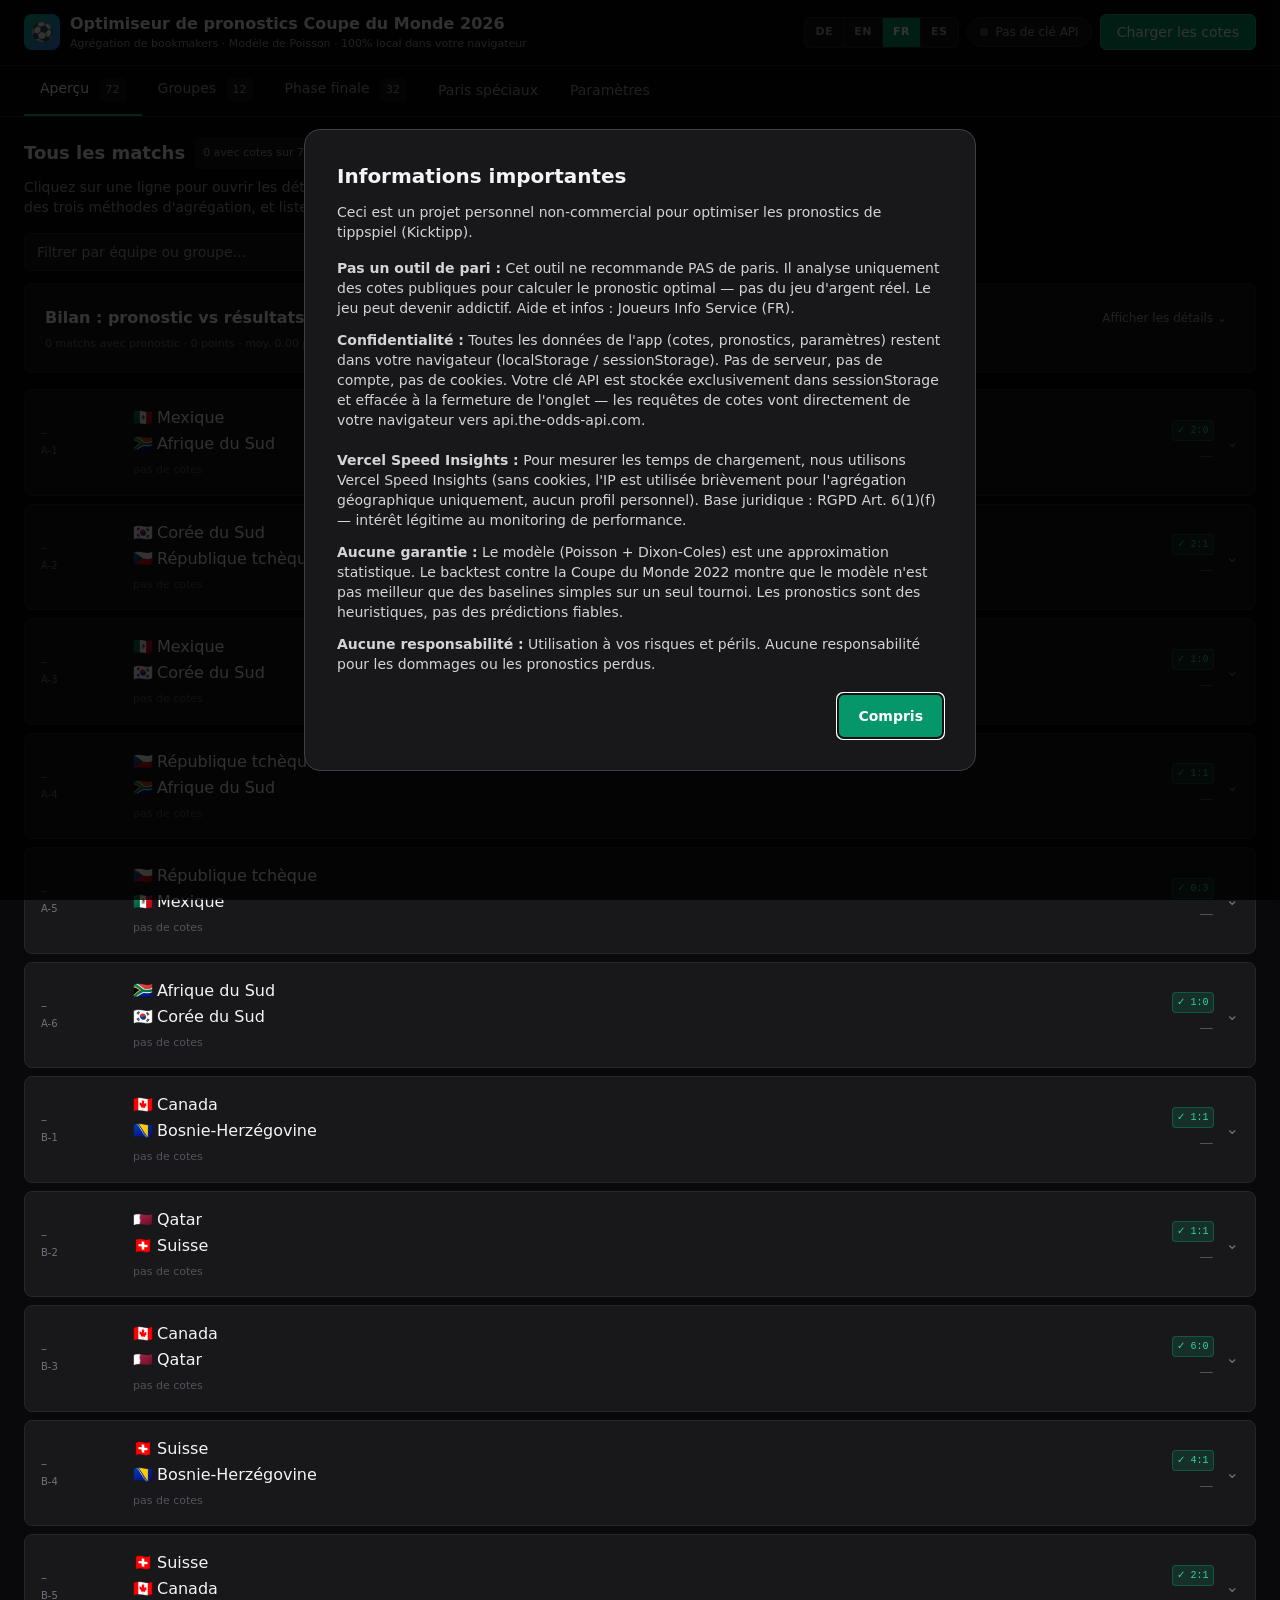
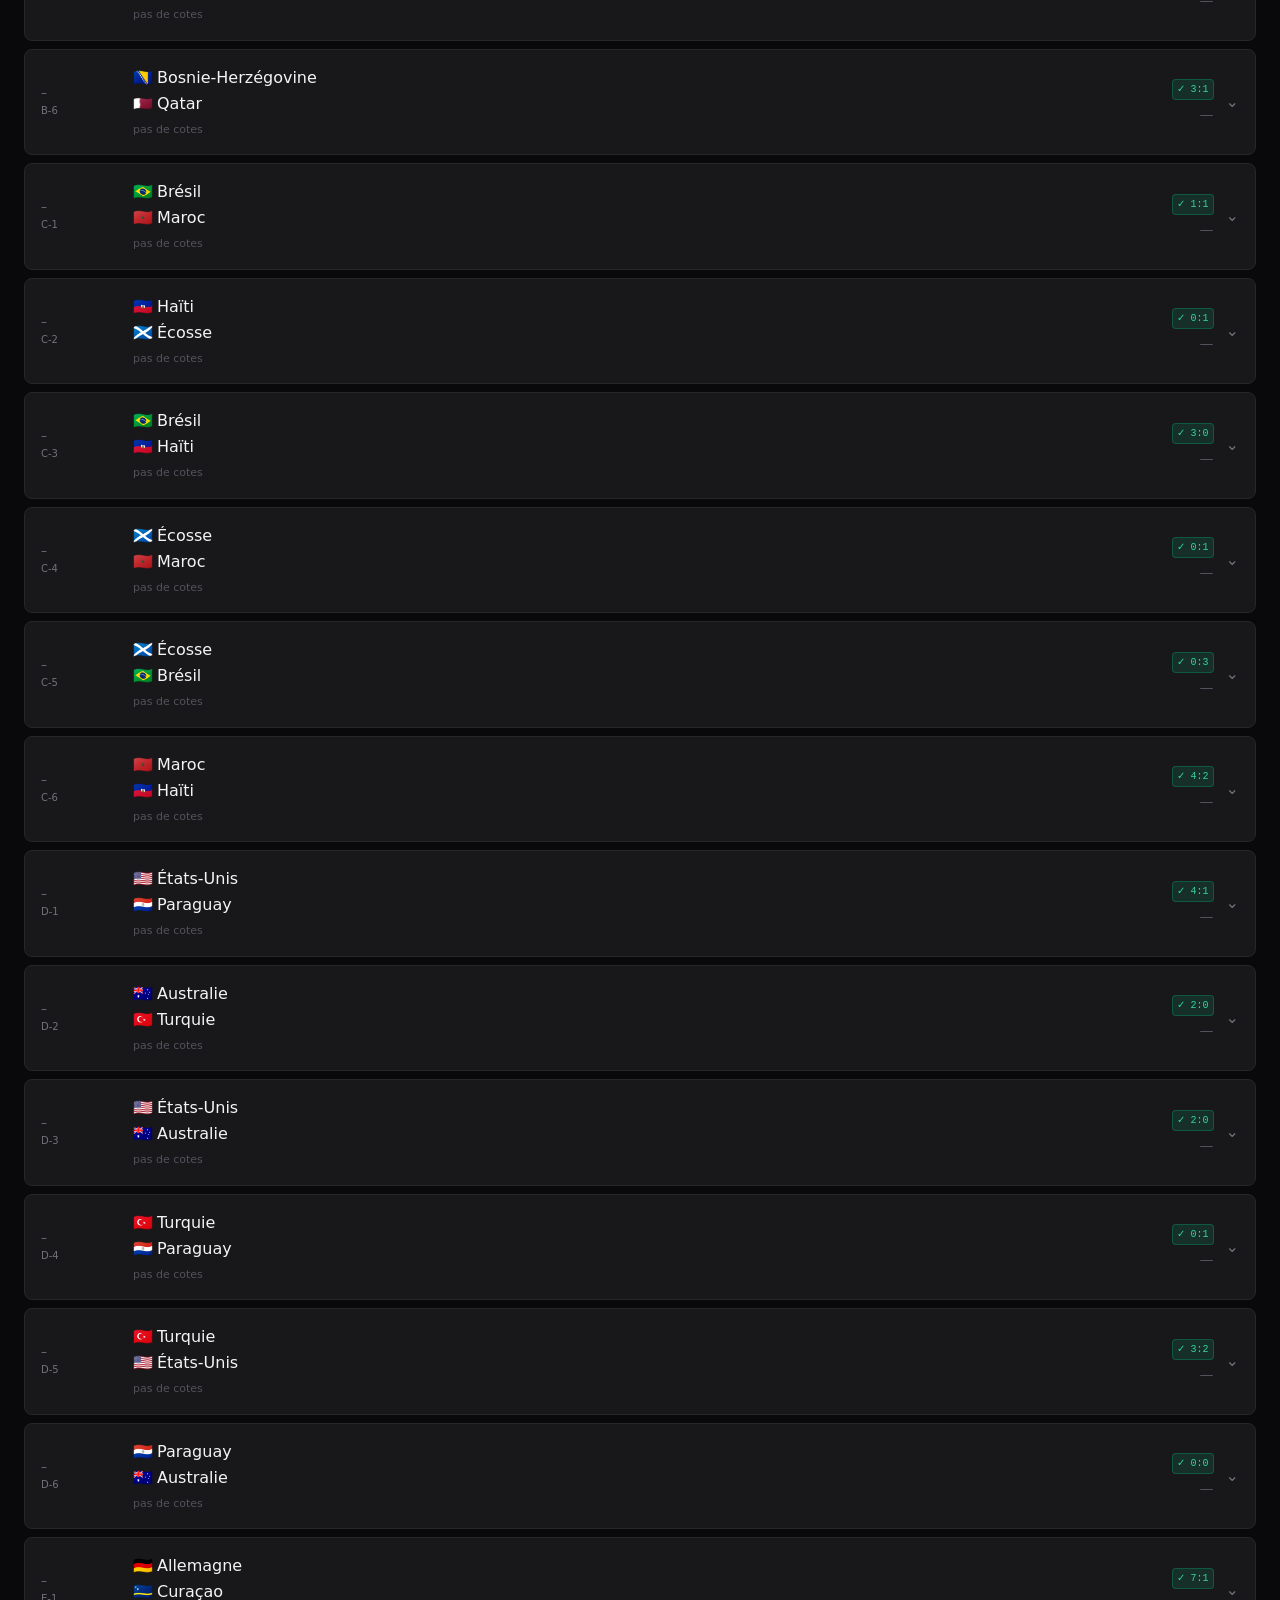
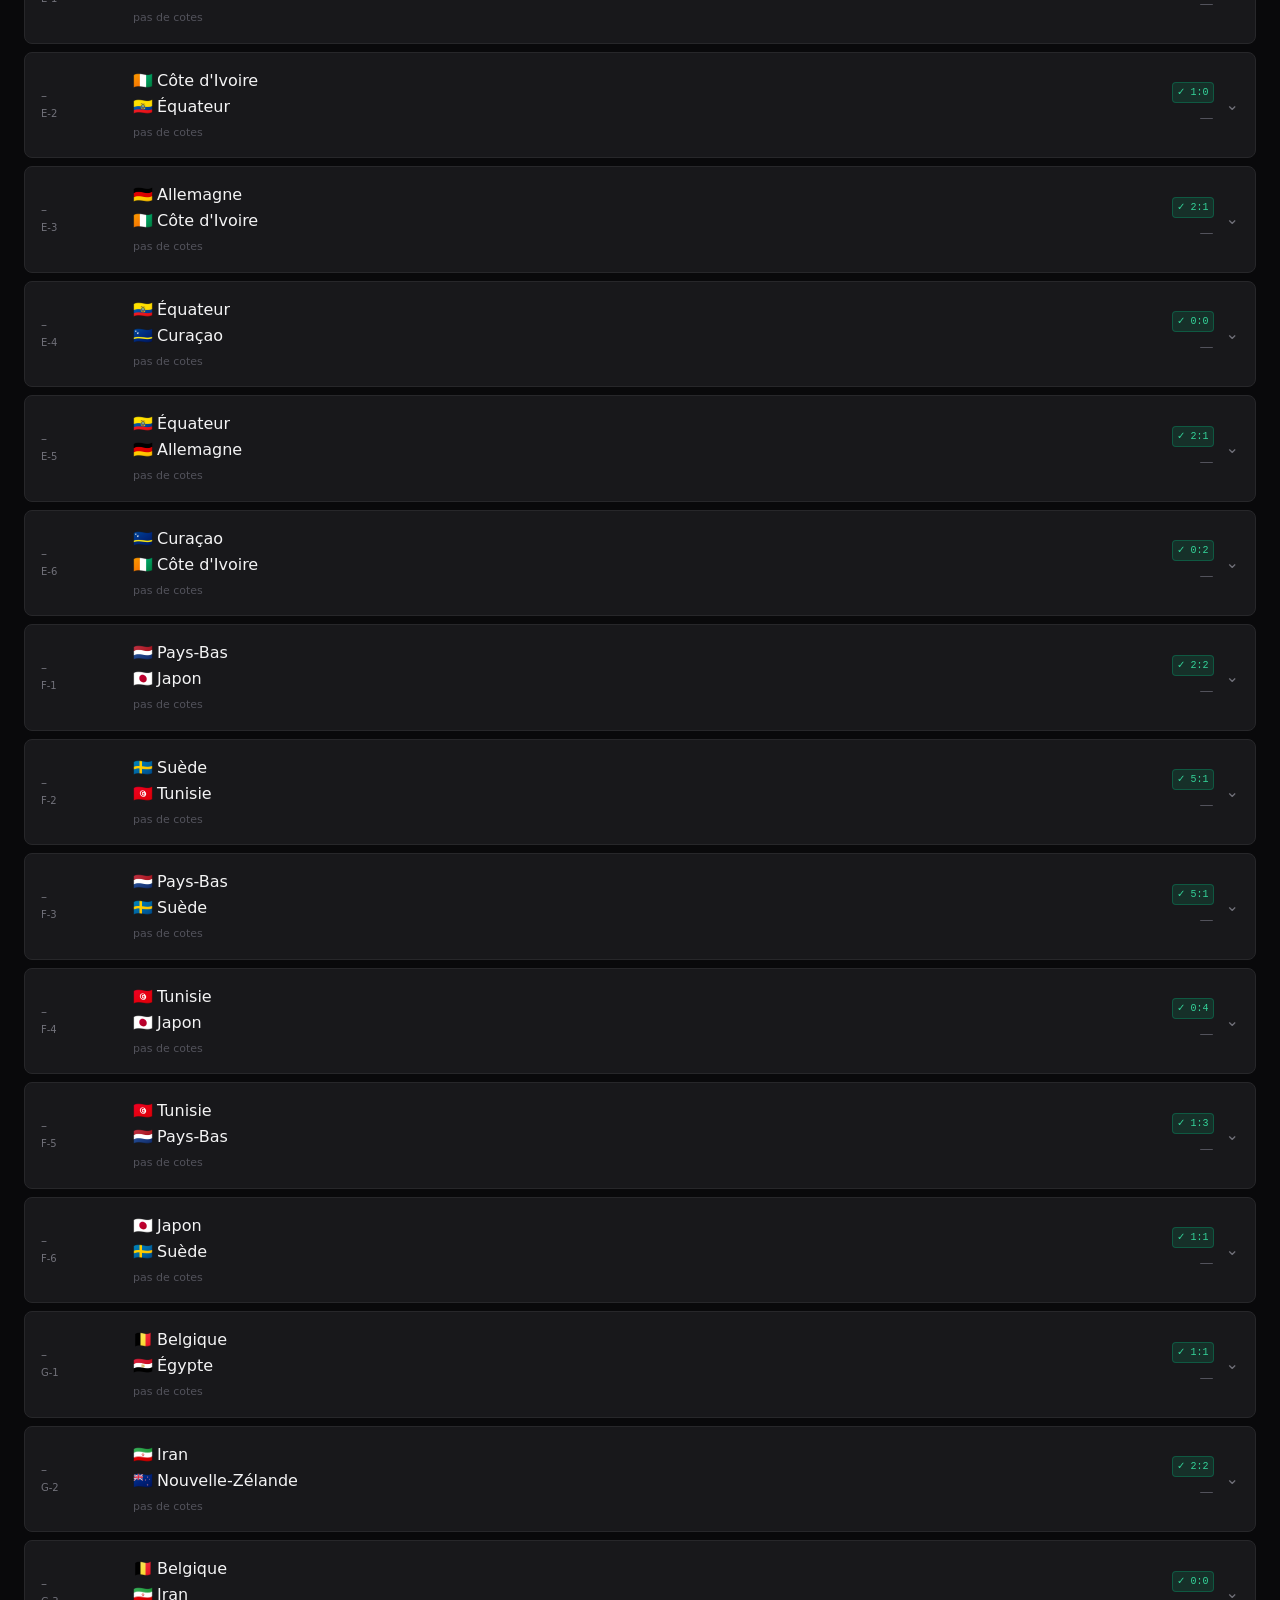
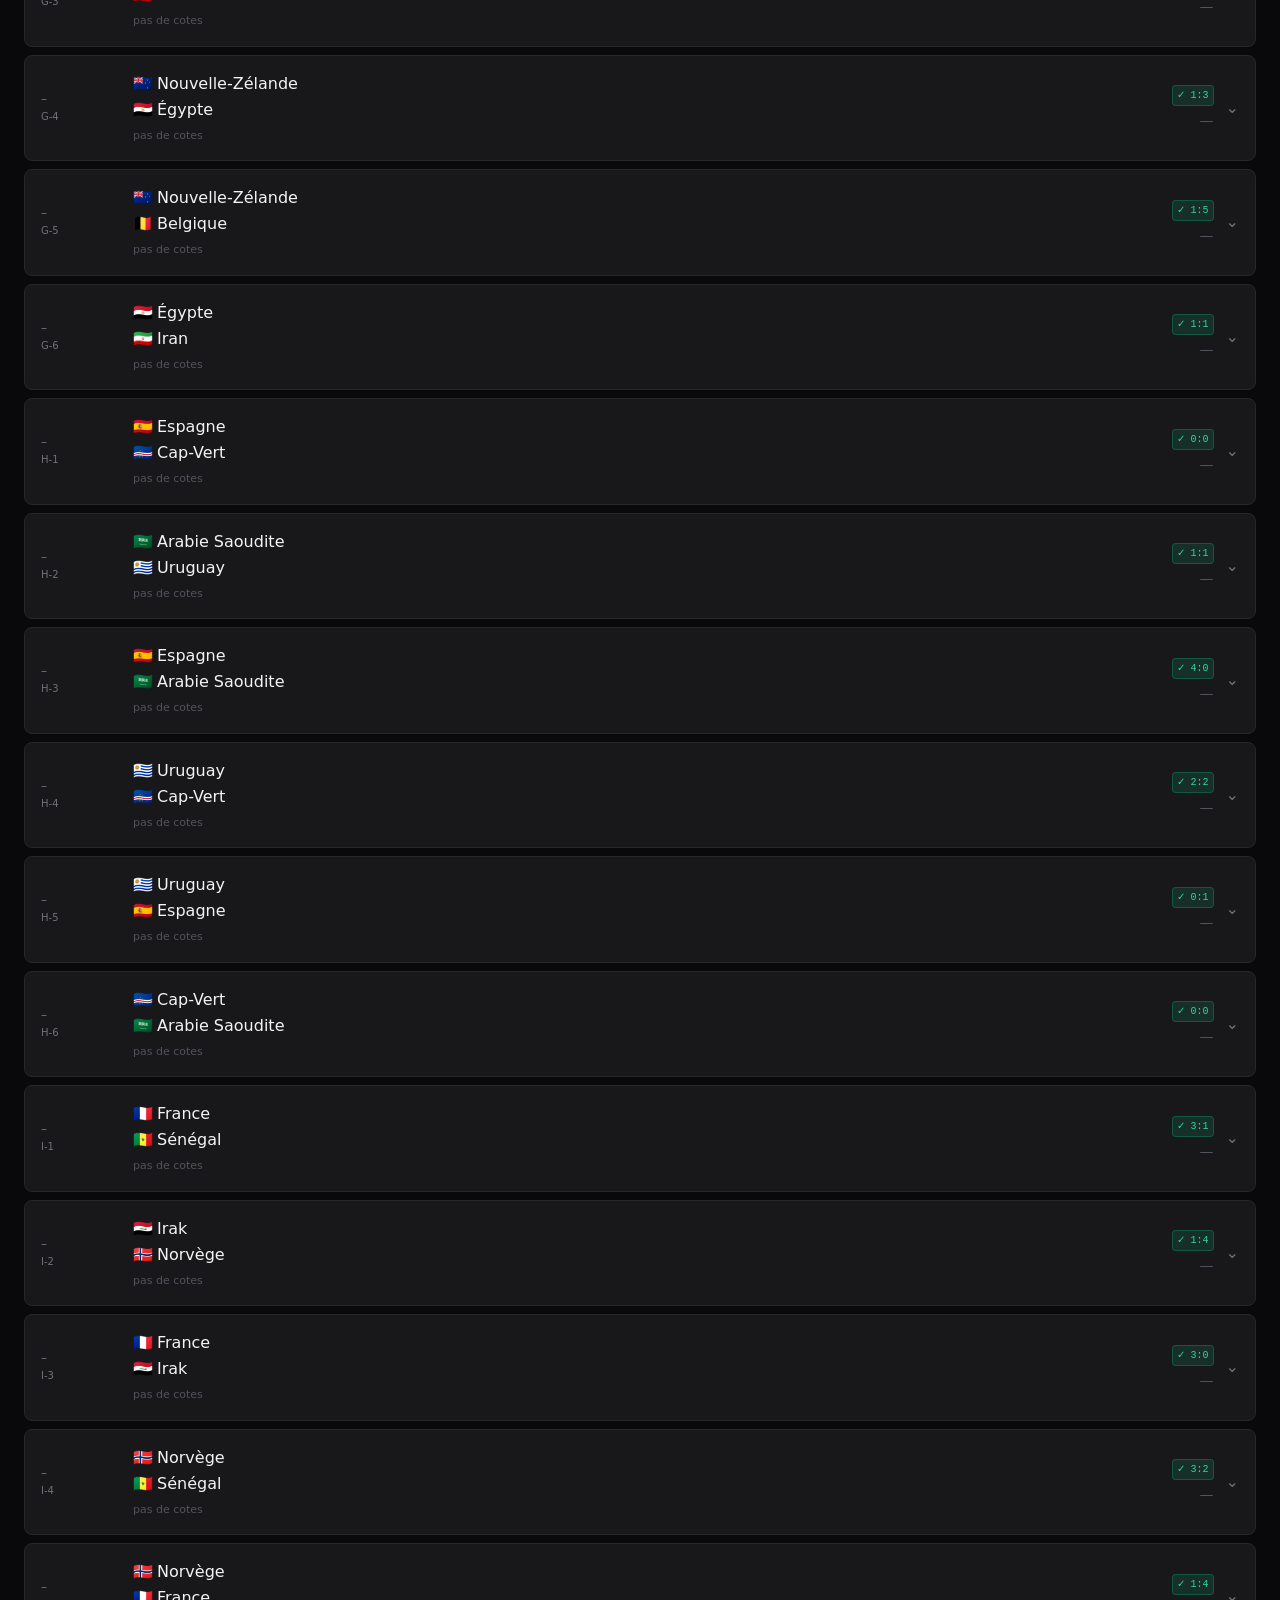
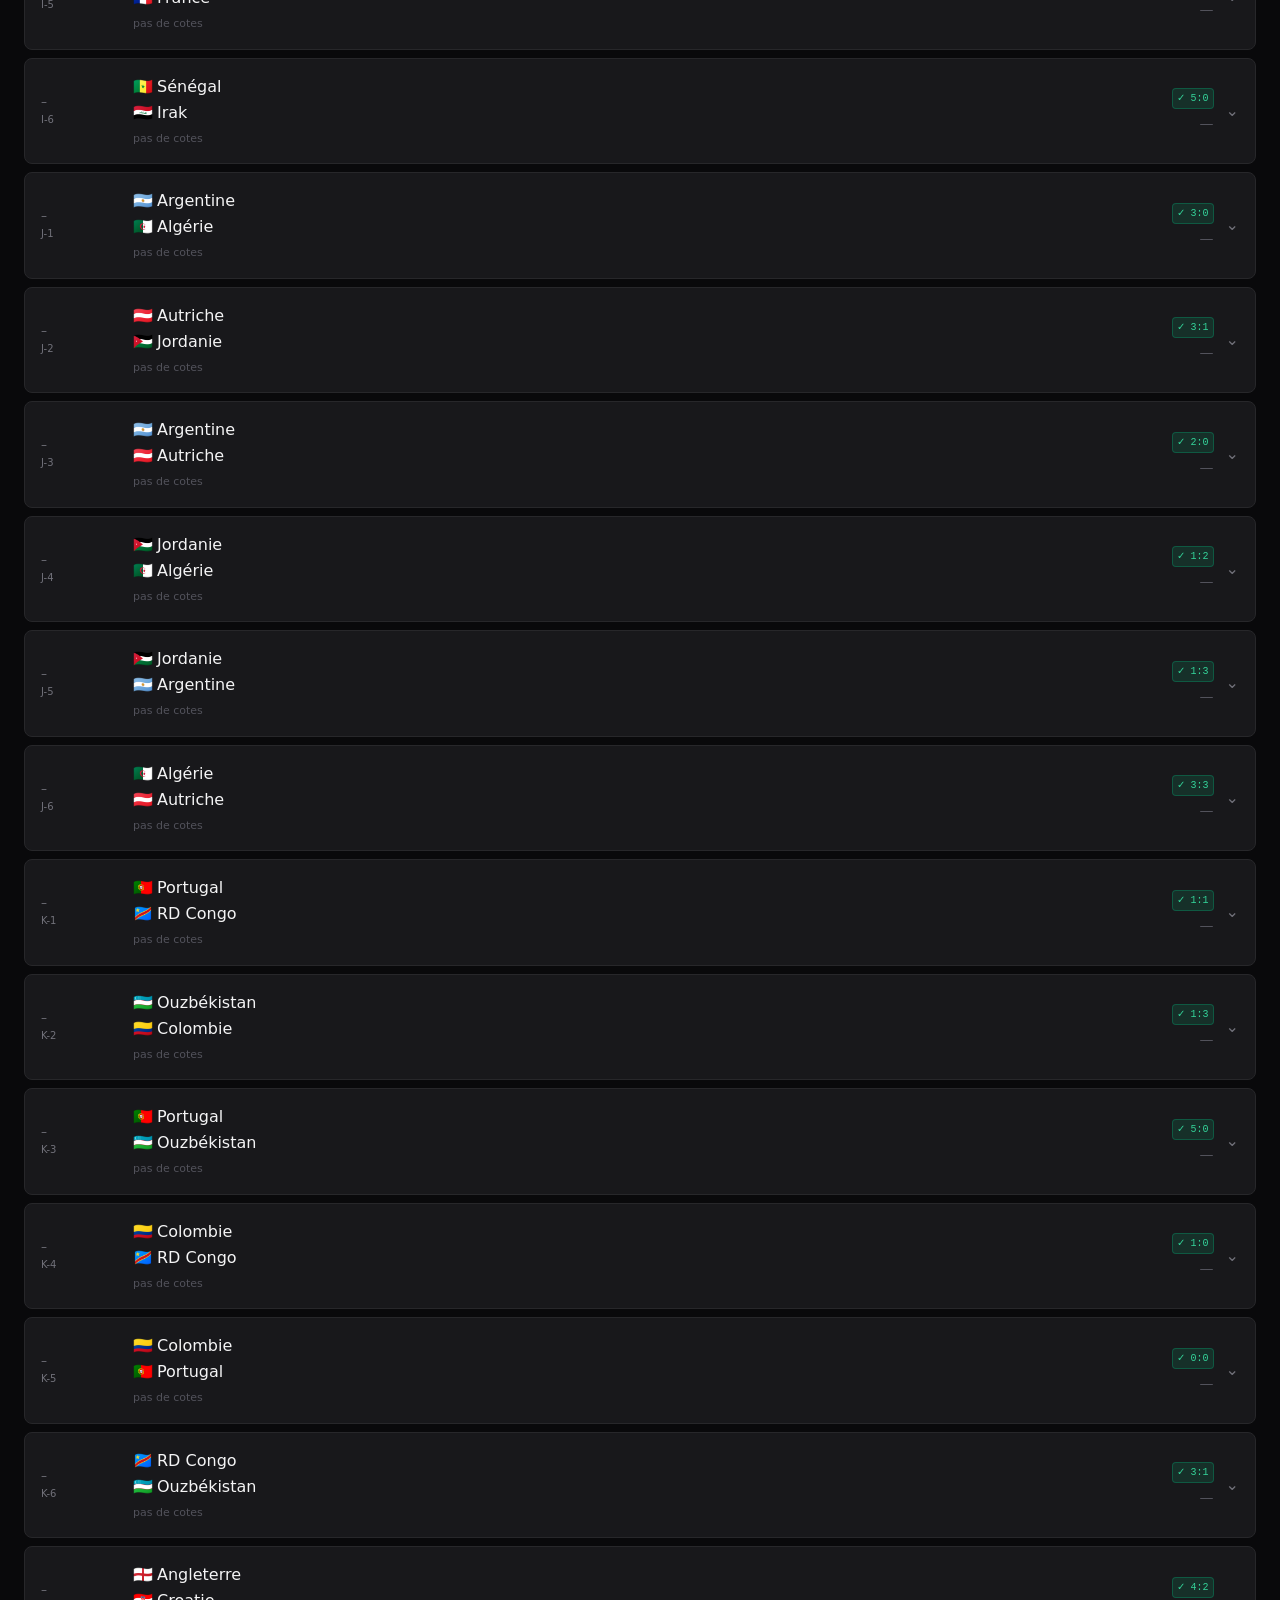
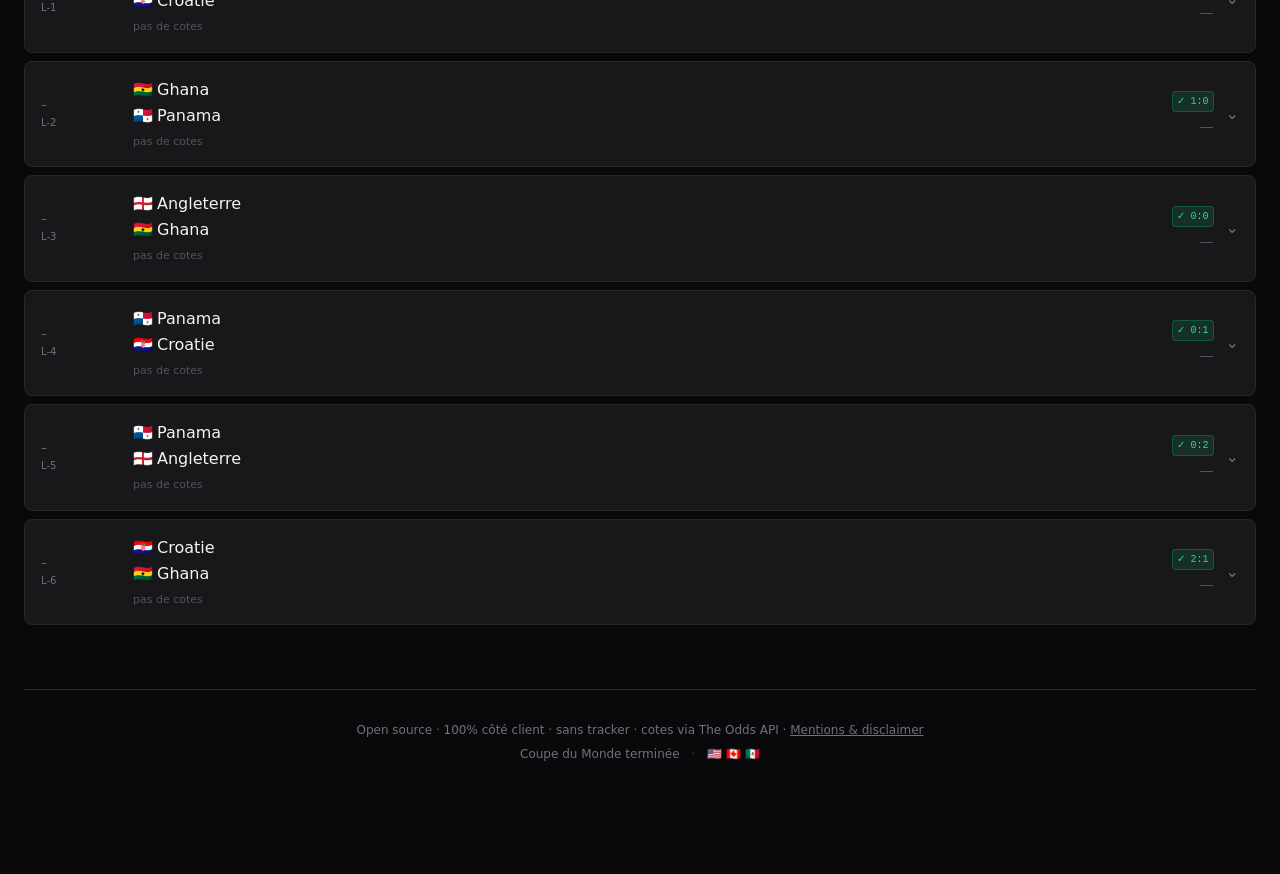
<file: fr/index.html>
<!DOCTYPE html>
<html lang="fr" class="bg-zinc-950 text-zinc-100">
<head>
<meta charset="UTF-8">
<meta name="viewport" content="width=device-width, initial-scale=1.0, viewport-fit=cover">
<meta name="theme-color" content="#0d1117">
<title>Optimiseur de pronostics Coupe du Monde 2026 – Agrégateur de cotes</title>
<meta name="description" content="Optimiseur de pronostics Coupe du Monde 2026 : agrégez les cotes de 40+ bookmakers, trouvez le meilleur pronostic via le modèle de Poisson. Gratuit, local, sans inscription.">
<meta name="keywords" content="Coupe du Monde 2026, FIFA, pronostic, cotes bookmaker, modèle Poisson, paris football, prédictions">
<meta name="robots" content="index,follow,max-image-preview:large">
<meta name="author" content="Optimiseur de pronostics Coupe du Monde 2026">

<link rel="canonical" href="https://wm26-odds.com/fr/">
<link rel="alternate" hreflang="de" href="https://wm26-odds.com/de/">
<link rel="alternate" hreflang="en" href="https://wm26-odds.com/en/">
<link rel="alternate" hreflang="fr" href="https://wm26-odds.com/fr/">
<link rel="alternate" hreflang="es" href="https://wm26-odds.com/es/">
<link rel="alternate" hreflang="x-default" href="https://wm26-odds.com/en/">

<meta property="og:type" content="website">
<meta property="og:locale" content="fr_FR">
<meta property="og:locale:alternate" content="de_DE">
<meta property="og:locale:alternate" content="en_US">
<meta property="og:locale:alternate" content="es_ES">
<meta property="og:title" content="Optimiseur de pronostics Coupe du Monde 2026">
<meta property="og:description" content="Agrégez les cotes de 40+ bookmakers et trouvez le meilleur pronostic via le modèle de Poisson. Gratuit, local, sans inscription.">
<meta property="og:url" content="https://wm26-odds.com/fr/">
<meta property="og:image" content="https://wm26-odds.com/og-image.svg">

<meta name="twitter:card" content="summary_large_image">
<meta name="twitter:title" content="Optimiseur de pronostics Coupe du Monde 2026">
<meta name="twitter:description" content="Pronostic optimal à partir de cotes agrégées. 100% local dans votre navigateur.">
<meta name="twitter:image" content="https://wm26-odds.com/og-image.svg">

<script type="application/ld+json">
{
  "@context": "https://schema.org",
  "@type": "WebApplication",
  "name": "Optimiseur de pronostics Coupe du Monde 2026",
  "url": "https://wm26-odds.com/fr/",
  "description": "Pronostic optimal pour la Coupe du Monde FIFA 2026 basé sur des cotes agrégées via modèle de Poisson.",
  "applicationCategory": "SportsApplication",
  "operatingSystem": "Any (Web Browser)",
  "inLanguage": "fr",
  "offers": { "@type": "Offer", "price": "0", "priceCurrency": "EUR" },
  "isAccessibleForFree": true
}
</script>

<link rel="manifest" href="/manifest.webmanifest">
<link rel="apple-touch-icon" href="/icon-192.svg">
<meta name="apple-mobile-web-app-capable" content="yes">
<meta name="apple-mobile-web-app-status-bar-style" content="black-translucent">
<link rel="icon" type="image/svg+xml" href="/favicon.svg">
<link rel="preconnect" href="https://api.the-odds-api.com" crossorigin>
<link rel="dns-prefetch" href="https://api.the-odds-api.com">
<link rel="stylesheet" href="/assets/styles.css?v=v2026.07.04.1243">

<link rel="stylesheet" href="/assets/tailwind.css?v=v2026.07.04.1243" fetchpriority="high">
<script defer src="https://cdn.vercel-insights.com/v1/script.js"></script>
<script>window.APP_LANG = 'fr';</script>
</head>
<body class="bg-zinc-950 text-zinc-100 font-sans antialiased min-h-screen">

<header class="sticky top-0 z-50 bg-zinc-950/85 backdrop-blur-md border-b border-zinc-800">
  <div class="max-w-7xl mx-auto px-4 sm:px-6 py-3 flex items-center justify-between gap-3 flex-wrap">
    <a href="/fr/" class="flex items-center gap-2.5 no-underline text-inherit">
      <div class="w-9 h-9 bg-gradient-to-br from-emerald-500 to-blue-500 rounded-lg flex items-center justify-center text-lg font-bold text-white">⚽</div>
      <div>
        <h1 class="text-sm sm:text-base font-semibold leading-tight">Optimiseur de pronostics Coupe du Monde 2026</h1>
        <div class="text-[11px] text-zinc-400 hidden sm:block" data-i18n="brandSub"></div>
      </div>
    </a>
    <div class="flex items-center gap-2 flex-wrap">
      <nav class="flex bg-zinc-900 border border-zinc-800 rounded-md overflow-hidden text-[11px] font-semibold uppercase tracking-wider" aria-label="Choisir la langue">
        <a href="/de/" class="px-2.5 py-1.5 text-zinc-400 hover:text-white hover:bg-zinc-800" hreflang="de">DE</a>
        <a href="/en/" class="px-2.5 py-1.5 text-zinc-400 hover:text-white hover:bg-zinc-800 border-l border-zinc-800" hreflang="en">EN</a>
        <a href="/fr/" class="px-2.5 py-1.5 bg-emerald-600 text-white border-l border-zinc-800" hreflang="fr">FR</a>
        <a href="/es/" class="px-2.5 py-1.5 text-zinc-400 hover:text-white hover:bg-zinc-800 border-l border-zinc-800" hreflang="es">ES</a>
      </nav>
      <div id="apiStatus" class="inline-flex items-center gap-2 text-xs text-zinc-400 px-3 py-1.5 bg-zinc-900 border border-zinc-800 rounded-full">
        <span class="dot w-2 h-2 rounded-full bg-zinc-600"></span><span id="apiStatusText" data-i18n="apiStatusEmpty"></span>
      </div>
      <button id="fetchBtn" onclick="fetchAllOdds()" class="bg-emerald-600 hover:bg-emerald-500 text-white border border-emerald-500 px-3 sm:px-4 py-1.5 rounded-md text-sm font-medium min-h-[36px]" data-i18n="fetchOdds"></button>
    </div>
  </div>
</header>

<nav class="sticky top-[60px] z-40 bg-zinc-950/85 backdrop-blur-md border-b border-zinc-800 no-print">
  <div class="max-w-7xl mx-auto px-4 sm:px-6 flex">
    <button data-tab="overview" onclick="switchTab('overview')" class="text-white border-b-2 border-emerald-500 px-3 sm:px-4 py-3 text-sm font-medium min-h-[44px]">
      <span data-i18n="tabOverview"></span>
      <span class="ml-1.5 inline-block text-[11px] bg-zinc-900 px-1.5 py-0.5 rounded text-zinc-400" id="cntOverview">72</span>
    </button>
    <button data-tab="groups" onclick="switchTab('groups')" class="text-zinc-400 border-b-2 border-transparent px-3 sm:px-4 py-3 text-sm font-medium min-h-[44px]">
      <span data-i18n="tabGroups"></span>
      <span class="ml-1.5 inline-block text-[11px] bg-zinc-900 px-1.5 py-0.5 rounded text-zinc-400">12</span>
    </button>
    <button data-tab="knockout" onclick="switchTab('knockout')" class="text-zinc-400 border-b-2 border-transparent px-3 sm:px-4 py-3 text-sm font-medium min-h-[44px]">
      <span data-i18n="tabKnockout"></span>
      <span class="ml-1.5 inline-block text-[11px] bg-zinc-900 px-1.5 py-0.5 rounded text-zinc-400">32</span>
    </button>
    <button data-tab="specials" onclick="switchTab('specials')" class="text-zinc-400 border-b-2 border-transparent px-3 sm:px-4 py-3 text-sm font-medium min-h-[44px]">
      <span data-i18n="tabSpecials"></span>
    </button>
    <button data-tab="settings" onclick="switchTab('settings')" class="text-zinc-400 border-b-2 border-transparent px-3 sm:px-4 py-3 text-sm font-medium min-h-[44px]">
      <span data-i18n="tabSettings"></span>
    </button>
  </div>
</nav>

<main class="max-w-7xl mx-auto px-4 sm:px-6 pt-5 pb-20">

  <section data-tab-content="overview">
    <h2 class="text-lg font-semibold mb-2 flex items-center gap-2.5 flex-wrap">
      <span data-i18n="sectionAllMatches"></span>
      <span class="bg-zinc-900 text-zinc-400 text-[11px] font-medium px-2 py-0.5 rounded" id="overviewBadge"></span>
    </h2>
    <p class="text-zinc-400 text-sm mb-4 max-w-3xl" data-i18n="overviewHelp"></p>

    <div class="flex gap-2 items-center flex-wrap mb-3">
      <input type="text" id="filterInput" oninput="renderOverview()"
             class="bg-zinc-900 border border-zinc-800 text-white rounded-md px-3 py-2 text-sm min-w-[200px] flex-1 sm:flex-none sm:w-72 focus:outline-none focus:border-emerald-500"
             data-i18n-placeholder="filterPlaceholder">
      <button onclick="clearExpanded()" class="text-zinc-400 hover:text-white text-xs px-2.5 py-1.5 hover:bg-zinc-900 rounded" data-i18n="collapseAll"></button>
      <button onclick="exportCSV()" class="text-zinc-400 hover:text-white text-xs px-2.5 py-1.5 hover:bg-zinc-900 rounded" data-i18n="exportCsv"></button>
    </div>

    <div id="matchList"></div>
  </section>

  <section data-tab-content="groups" class="hidden">
    <h2 class="text-lg font-semibold mb-2 flex items-center gap-2.5 flex-wrap">
      <span data-i18n="sectionGroupStandings"></span>
      <span class="bg-zinc-900 text-zinc-400 text-[11px] font-medium px-2 py-0.5 rounded" data-i18n="groupBadge"></span>
    </h2>
    <p class="text-zinc-400 text-sm mb-4 max-w-3xl">
      <span data-i18n="groupHelp"></span>
      <span class="text-emerald-400">●</span> <span data-i18n="groupQual1"></span> ·
      <span class="text-blue-400">●</span> <span data-i18n="groupQual2"></span> ·
      <span class="text-amber-400">●</span> <span data-i18n="groupQual3"></span>.
    </p>
    <div id="groupsGrid" class="grid grid-cols-1 lg:grid-cols-2 xl:grid-cols-3 gap-4"></div>
  </section>

  <section data-tab-content="knockout" class="hidden">
    <h2 class="text-lg font-semibold mb-2 flex items-center gap-2.5 flex-wrap">
      <span data-i18n="sectionKnockout"></span>
    </h2>
    <p class="text-zinc-400 text-sm mb-4 max-w-3xl" data-i18n="knockoutHelp"></p>
    <div id="koContainer"></div>
  </section>

  <section data-tab-content="specials" class="hidden">
    <h2 class="text-lg font-semibold mb-2 flex items-center gap-2.5 flex-wrap">
      <span data-i18n="sectionSpecials"></span>
    </h2>
    <p class="text-zinc-400 text-sm mb-4 max-w-3xl" data-i18n="specialsHelp" data-i18n-html="1"></p>
    <div id="specialsContainer"></div>
  </section>

  <section data-tab-content="settings" class="hidden">
    <h2 class="text-lg font-semibold mb-4" data-i18n="sectionSettings"></h2>
    <div class="bg-zinc-900 border border-zinc-800 rounded-lg p-4 sm:p-6 max-w-3xl">

      <h3 class="text-xs uppercase tracking-wider text-zinc-400 font-semibold pb-2 mb-3 border-b border-zinc-800" data-i18n="settingsApiSection"></h3>
      <div class="grid sm:grid-cols-[200px,1fr] gap-3 items-center mb-3">
        <label class="text-sm text-zinc-400" for="apiKey" data-i18n="settingsApiKey"></label>
        <input type="password" id="apiKey" autocomplete="off"
               class="bg-zinc-950 border border-zinc-800 text-white rounded-md px-3 py-2 text-base sm:text-sm focus:outline-none focus:border-emerald-500 w-full max-w-md"
               data-i18n-placeholder="settingsApiKeyPlaceholder">
      </div>
      <div class="grid sm:grid-cols-[200px,1fr] gap-3 items-center mb-3">
        <label class="text-sm text-zinc-400" data-i18n="settingsRegions"></label>
        <div class="flex gap-2 flex-wrap">
          <label class="region-chip cursor-pointer inline-flex items-center gap-1.5 bg-zinc-950 border border-zinc-800 px-3 py-1.5 rounded-full text-xs text-zinc-400"><input type="checkbox" id="regEu" checked>EU</label>
          <label class="region-chip cursor-pointer inline-flex items-center gap-1.5 bg-zinc-950 border border-zinc-800 px-3 py-1.5 rounded-full text-xs text-zinc-400"><input type="checkbox" id="regUk" checked>UK</label>
          <label class="region-chip cursor-pointer inline-flex items-center gap-1.5 bg-zinc-950 border border-zinc-800 px-3 py-1.5 rounded-full text-xs text-zinc-400"><input type="checkbox" id="regUs" checked>US</label>
          <label class="region-chip cursor-pointer inline-flex items-center gap-1.5 bg-zinc-950 border border-zinc-800 px-3 py-1.5 rounded-full text-xs text-zinc-400"><input type="checkbox" id="regAu" checked>AU</label>
        </div>
      </div>
      <div class="grid sm:grid-cols-[200px,1fr] gap-3 items-center mb-4">
        <label class="text-sm text-zinc-400" for="defaultAgg" data-i18n="settingsAgg"></label>
        <select id="defaultAgg" class="bg-zinc-950 border border-zinc-800 text-white rounded-md px-3 py-2 text-base sm:text-sm focus:outline-none focus:border-emerald-500 w-full max-w-md">
          <option value="median" data-i18n="aggMedian"></option>
          <option value="mean" data-i18n="aggMean"></option>
          <option value="pinnacle" data-i18n="aggPinnacle"></option>
        </select>
      </div>
      <div class="bg-blue-500/10 border-l-3 border-blue-500 text-xs text-zinc-300 px-3 py-2.5 rounded-r-md mb-5" style="border-left-width:3px" data-i18n="privacyNote" data-i18n-html="1"></div>

      <h3 class="text-xs uppercase tracking-wider text-zinc-400 font-semibold pb-2 mb-3 border-b border-zinc-800" data-i18n="settingsKicktipp"></h3>
      <div class="grid sm:grid-cols-[200px,1fr] gap-3 items-center mb-2">
        <label class="text-sm text-zinc-400" for="ptsExact" data-i18n="settingsPtsExact"></label>
        <input type="number" id="ptsExact" value="4" step="1" min="0" class="bg-zinc-950 border border-zinc-800 text-white rounded-md px-3 py-2 text-base sm:text-sm focus:outline-none focus:border-emerald-500 w-24">
      </div>
      <div class="grid sm:grid-cols-[200px,1fr] gap-3 items-center mb-2">
        <label class="text-sm text-zinc-400" for="ptsDiff" data-i18n="settingsPtsDiff"></label>
        <input type="number" id="ptsDiff" value="3" step="1" min="0" class="bg-zinc-950 border border-zinc-800 text-white rounded-md px-3 py-2 text-base sm:text-sm focus:outline-none focus:border-emerald-500 w-24">
      </div>
      <div class="grid sm:grid-cols-[200px,1fr] gap-3 items-center mb-5">
        <label class="text-sm text-zinc-400" for="ptsTend" data-i18n="settingsPtsTend"></label>
        <input type="number" id="ptsTend" value="2" step="1" min="0" class="bg-zinc-950 border border-zinc-800 text-white rounded-md px-3 py-2 text-base sm:text-sm focus:outline-none focus:border-emerald-500 w-24">
      </div>

      <h3 class="text-xs uppercase tracking-wider text-zinc-400 font-semibold pb-2 mb-3 border-b border-zinc-800" data-i18n="settingsModel"></h3>
      <div class="grid sm:grid-cols-[200px,1fr] gap-3 items-center mb-5">
        <label class="text-sm text-zinc-400" for="maxGoals" data-i18n="settingsMaxGoals"></label>
        <input type="number" id="maxGoals" value="7" step="1" min="3" max="10" class="bg-zinc-950 border border-zinc-800 text-white rounded-md px-3 py-2 text-base sm:text-sm focus:outline-none focus:border-emerald-500 w-24">
      </div>

      <div class="flex gap-2 flex-wrap pt-4 border-t border-zinc-800">
        <button onclick="saveState()" class="bg-emerald-600 hover:bg-emerald-500 text-white border border-emerald-500 px-4 py-2 rounded-md text-sm font-medium min-h-[40px]" data-i18n="settingsSave"></button>
        <button onclick="loadState()" class="bg-zinc-900 hover:bg-zinc-800 border border-zinc-800 text-zinc-200 px-4 py-2 rounded-md text-sm font-medium min-h-[40px]" data-i18n="settingsLoad"></button>
        <button onclick="clearAll()" class="ml-auto text-red-400 hover:text-red-300 px-4 py-2 rounded-md text-sm font-medium min-h-[40px]" data-i18n="settingsReset"></button>
      </div>
    </div>
  </section>

  <footer class="text-center text-zinc-500 text-xs py-8 mt-16 border-t border-zinc-800">
    <p data-i18n="footerText" data-i18n-html="1"></p>
  </footer>
</main>

<div id="toast" class="fixed bottom-4 right-4 left-4 sm:left-auto z-[200] bg-zinc-900 border border-emerald-500 text-white px-4 py-2.5 rounded-lg shadow-xl text-sm opacity-0 pointer-events-none transition-all"></div>

<link rel="preload" as="script" href="/assets/i18n.min.js?v=v2026.07.04.1243">
<script defer src="/assets/i18n.min.js?v=v2026.07.04.1243"></script>
<script defer src="/assets/app.min.js?v=v2026.07.04.1243"></script>
</body>
</html>
</file>
<file: assets/styles.css>
/* Minimal custom styles – Tailwind übernimmt den Rest */

/* Pulse animation für Loading-Dot */
@keyframes pulse-dot { 0%, 100% { opacity: 1 } 50% { opacity: 0.3 } }
.animate-pulse-dot { animation: pulse-dot 1s infinite; }

/* Custom: Region-Chip "active state" via :has() (Tailwind kann das nicht direkt) */
.region-chip:has(input:checked) {
  background: rgba(63, 185, 80, 0.15);
  color: #3fb950;
  border-color: #3fb950;
}
.region-chip input { display: none; }

/* Sort-Indicator für Tabellen-Header */
th.sort-asc::after { content: ' ↑'; color: #3fb950; }
th.sort-desc::after { content: ' ↓'; color: #3fb950; }

/* Smooth slide-in für Detail-Panel */
.detail-panel-enter {
  animation: slideDown 0.2s ease-out;
}
@keyframes slideDown {
  from { opacity: 0; max-height: 0; }
  to { opacity: 1; max-height: 1200px; }
}

/* Sichtbare Scrollbar im Bookmaker-Listen-Container */
.bm-scroll::-webkit-scrollbar { width: 6px; height: 6px; }
.bm-scroll::-webkit-scrollbar-thumb { background: #30363d; border-radius: 3px; }
.bm-scroll::-webkit-scrollbar-track { background: transparent; }

/* iOS-Safari: prevent zoom on input focus */
@supports (-webkit-touch-callout: none) {
  input[type="number"], input[type="text"], input[type="password"], select, textarea {
    font-size: 16px !important;
  }
}

/* Print-Stylesheet für saubere Ausdrucke */
@media print {
  .no-print { display: none !important; }
  body { background: white; color: black; }
}

/* === WM-2026 GIMMICKS — dezent === */

/* Ball-Spin für Loading – langsamer als bei generischen Spinnern, organischer */
@keyframes ball-spin {
  from { transform: rotate(0deg); }
  to   { transform: rotate(360deg); }
}
.ball-spin { animation: ball-spin 1.4s linear infinite; display: inline-block; }

/* Brand-Pulse beim "fetching" */
@keyframes brand-pulse {
  0%, 100% { transform: scale(1); }
  50%      { transform: scale(1.08); }
}
.brand-pulsing { animation: brand-pulse 1s ease-in-out infinite; }

/* Probability-Bar Fill-Animation */
.prob-bar-fill { transition: width 600ms cubic-bezier(0.4, 0.0, 0.2, 1); }

/* Tipp-Pill Pulse beim Update */
@keyframes tip-pulse-glow {
  0%, 100% { box-shadow: 0 0 0 0 rgba(63, 185, 80, 0); }
  50%      { box-shadow: 0 0 0 6px rgba(63, 185, 80, 0.25); }
}
.tip-just-updated { animation: tip-pulse-glow 800ms ease-out; }

/* Match-Card Hover-Lift — sehr dezent */
.match-card-hoverable { transition: transform 200ms ease, box-shadow 200ms ease; }
.match-card-hoverable:hover { transform: translateY(-2px); }

/* Confetti */
.confetti-container {
  position: fixed;
  inset: 0;
  pointer-events: none;
  overflow: hidden;
  z-index: 250;
}
.confetti-piece {
  position: absolute;
  width: 8px;
  height: 12px;
  top: -20px;
  opacity: 0.9;
  animation-name: confetti-fall;
  animation-timing-function: cubic-bezier(0.25, 0.46, 0.45, 0.94);
  animation-iteration-count: 1;
  will-change: transform, opacity;
}
@keyframes confetti-fall {
  0%   { transform: translate3d(0, 0, 0) rotate(0deg); opacity: 1; }
  100% { transform: translate3d(var(--drift, 50px), 100vh, 0) rotate(var(--rot, 540deg)); opacity: 0; }
}

/* Countdown im Footer */
.countdown-pill {
  display: inline-flex;
  align-items: center;
  gap: 6px;
  font-variant-numeric: tabular-nums;
}
.countdown-pill .num {
  font-weight: 600;
  color: #3fb950;
}

/* Goal-Reveal: zoomt von 0.5 → 1 beim ersten Render eines Tipps */
@keyframes tip-reveal {
  from { transform: scale(0.7); opacity: 0; }
  to   { transform: scale(1); opacity: 1; }
}
.tip-reveal { animation: tip-reveal 350ms cubic-bezier(0.34, 1.56, 0.64, 1); }

/* Reduce motion für Accessibility – respektiert prefers-reduced-motion */
@media (prefers-reduced-motion: reduce) {
  .ball-spin,
  .brand-pulsing,
  .tip-just-updated,
  .tip-reveal,
  .confetti-piece {
    animation: none !important;
  }
  .prob-bar-fill,
  .match-card-hoverable {
    transition: none !important;
  }
}
</file>
